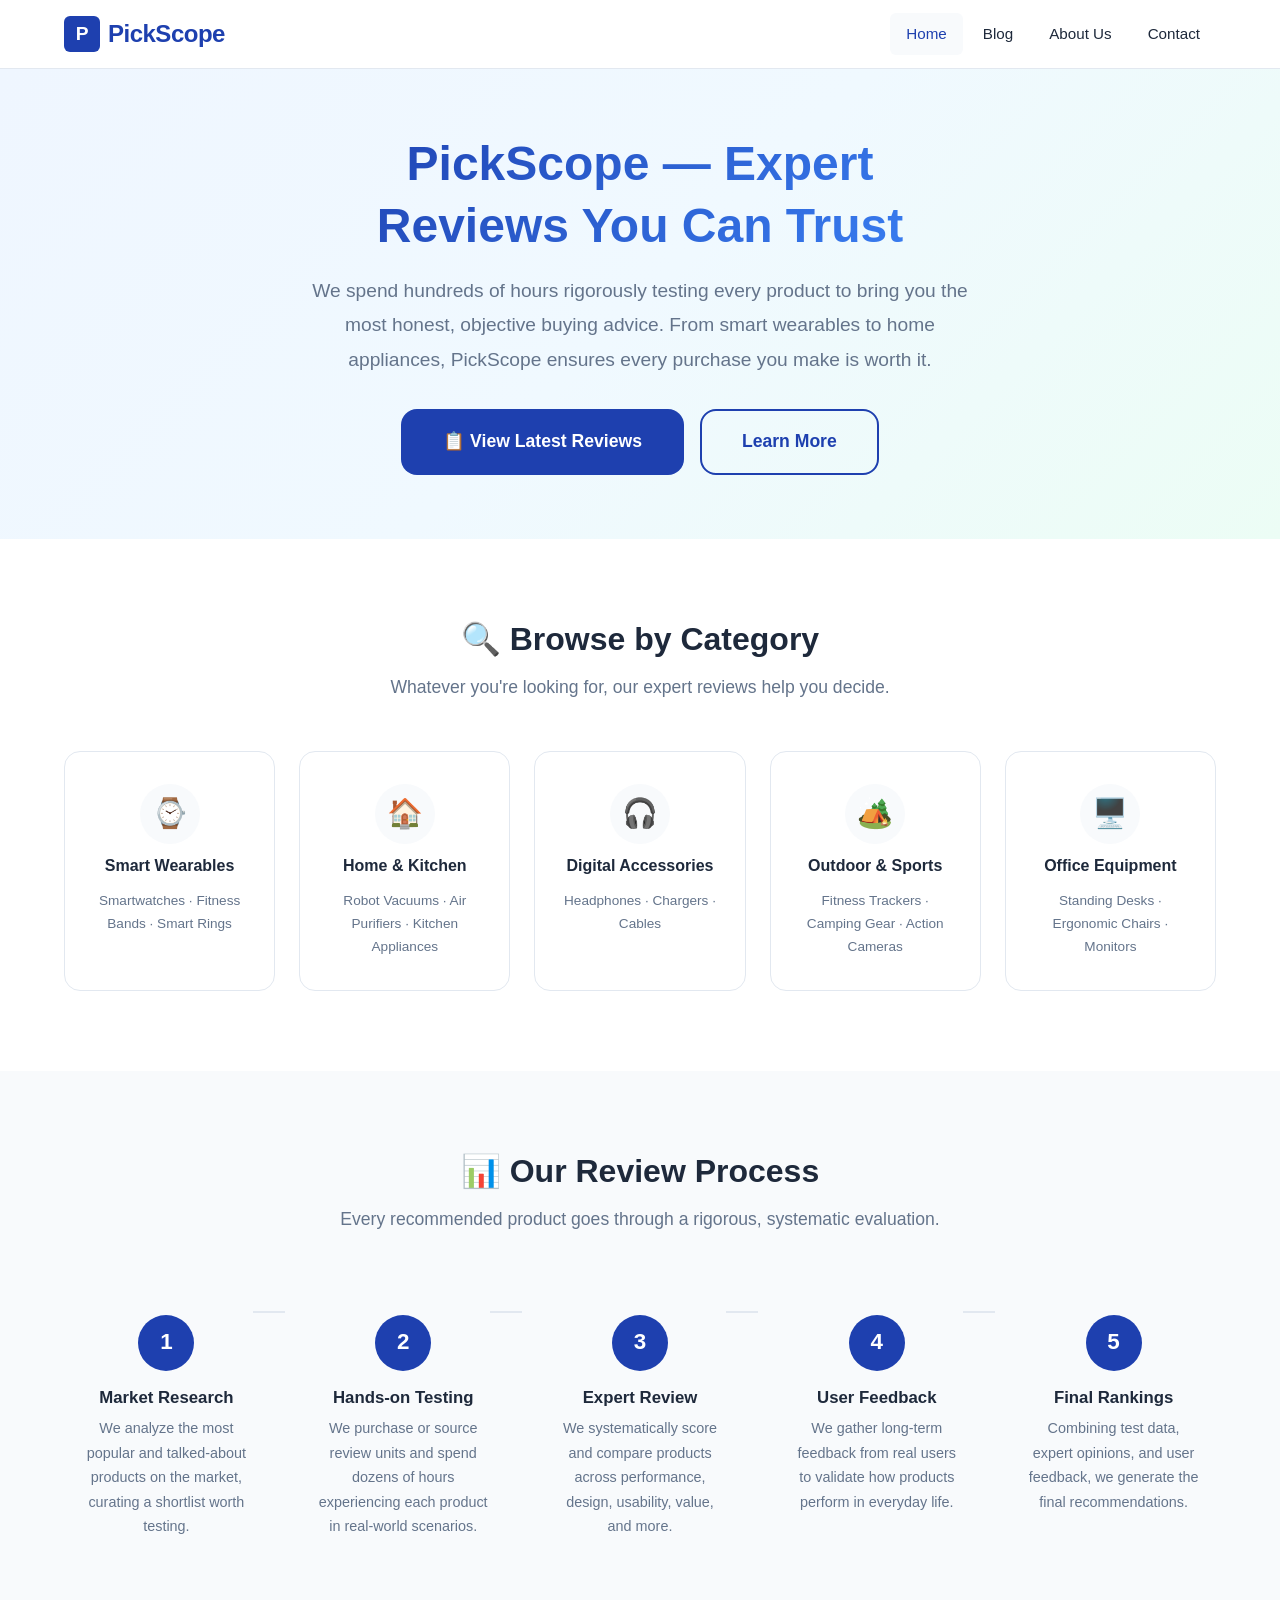
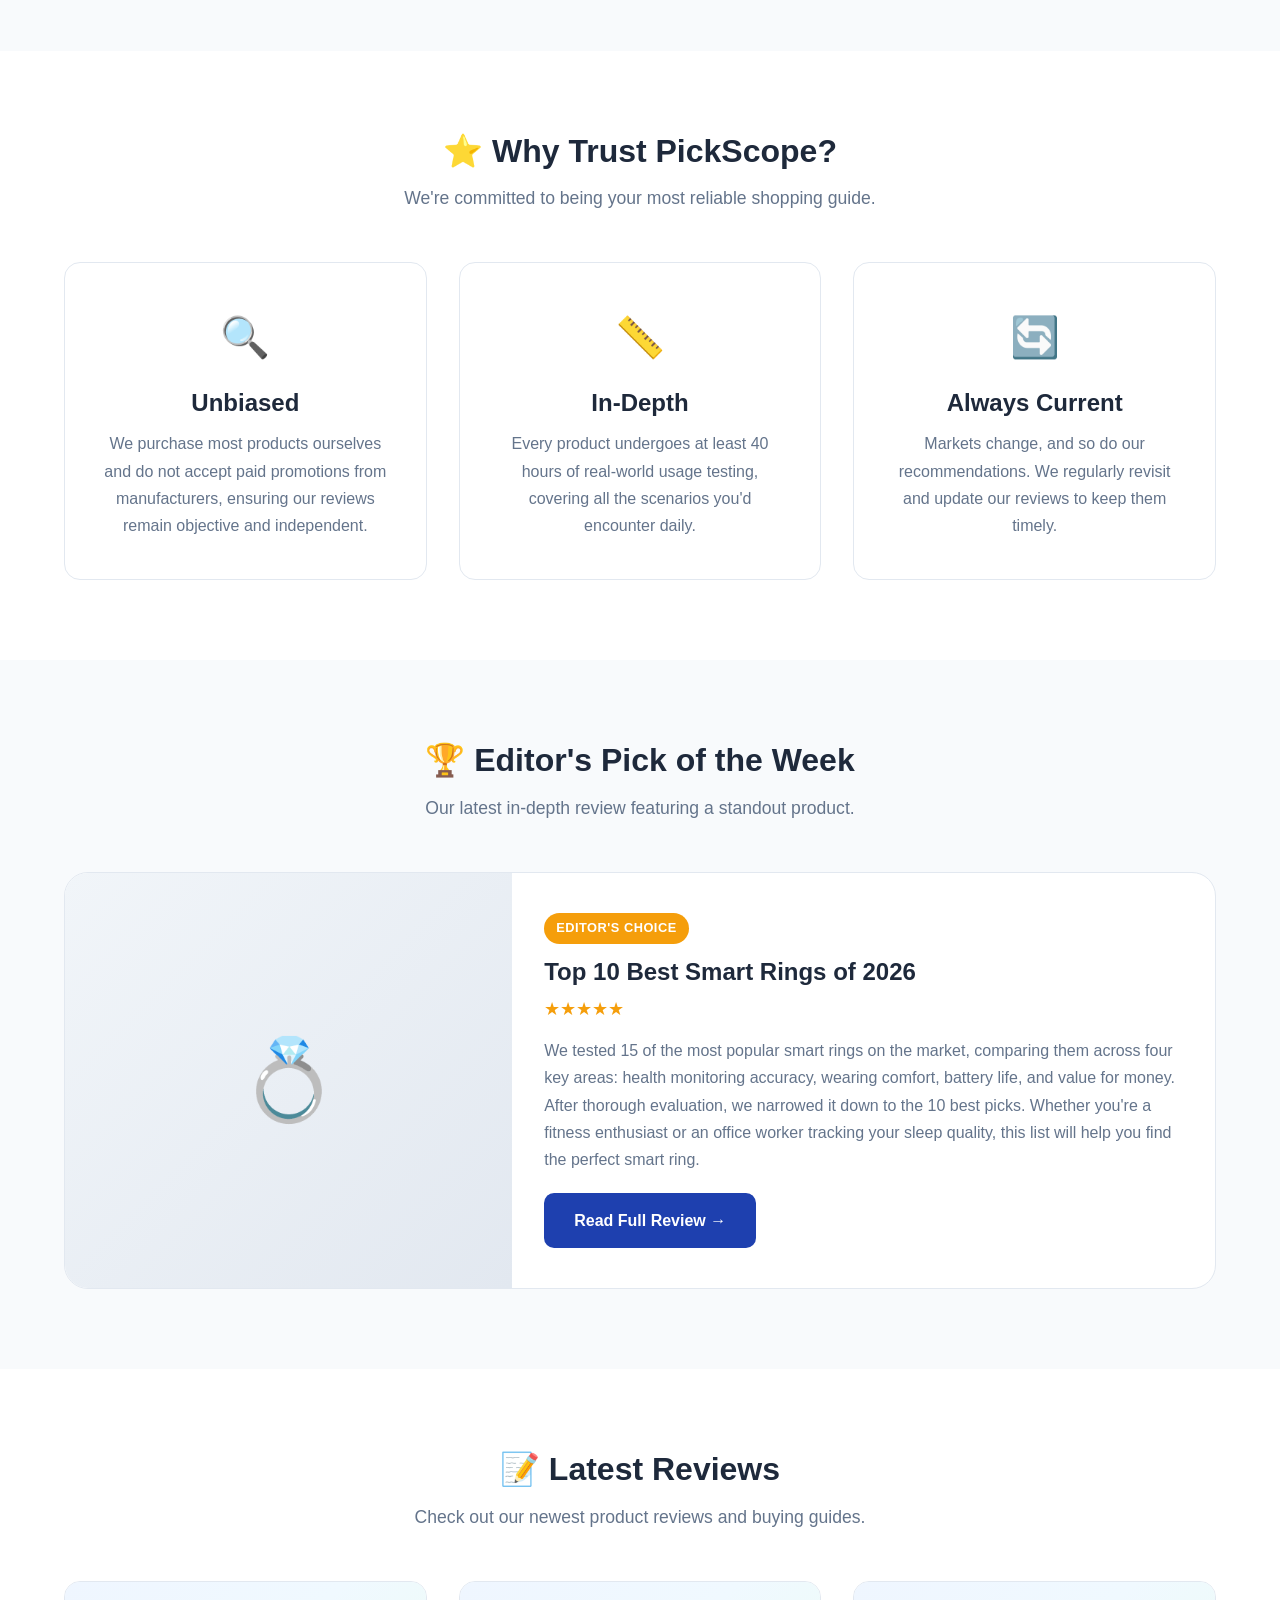
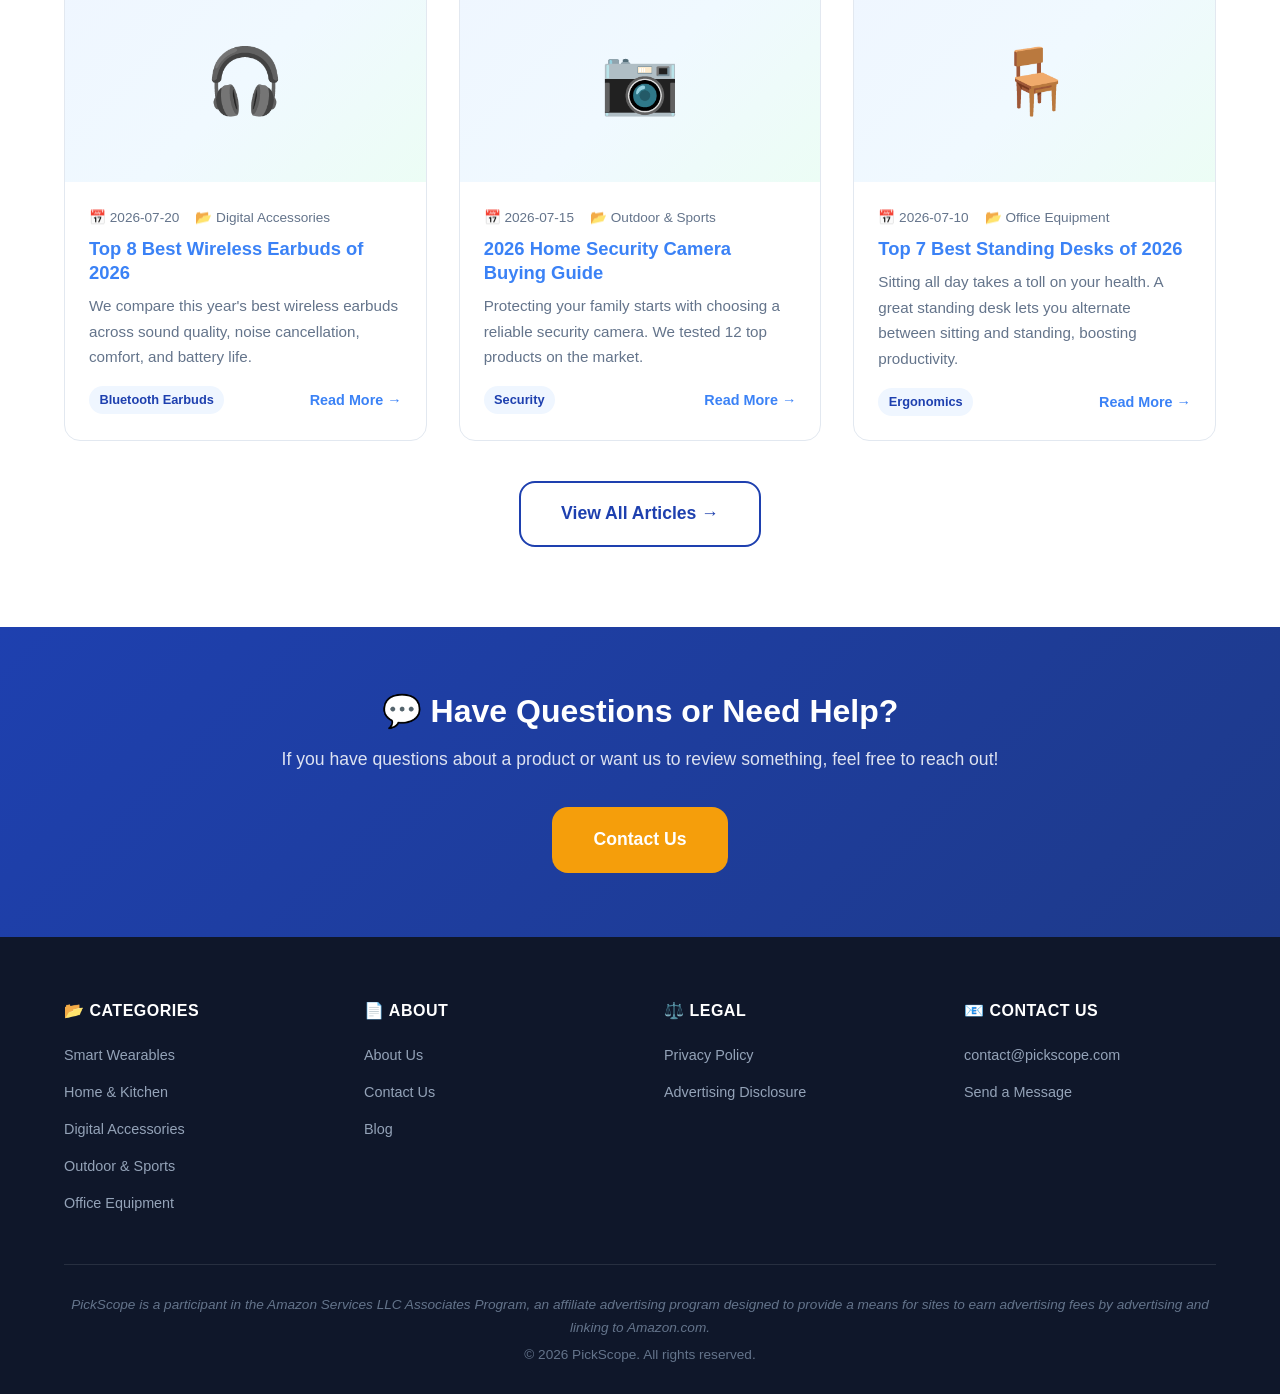
<file: index.html>
<!DOCTYPE html>
<html lang="en">
<head>
  <meta charset="UTF-8">
  <meta name="viewport" content="width=device-width, initial-scale=1.0">
  <meta name="partnerboostverifycode" content="32dc01246faccb7f5b3cad5016dd5033" />
  <meta name="description" content="PickScope — Expert Product Reviews. In-depth testing of smart wearables, home appliances, digital accessories, outdoor gear, and office equipment to help you find the best picks.">
  <meta name="keywords" content="product reviews, smart wearables reviews, home appliances recommendations, digital accessories reviews, outdoor gear reviews, office equipment reviews, PickScope">
  <meta name="author" content="PickScope">
  <meta property="og:title" content="PickScope — Expert Reviews, Find Your Best Choice">
  <meta property="og:description" content="In-depth product reviews based on real testing and data analysis, delivering objective, professional buying advice for consumers.">
  <meta property="og:type" content="website">
  <title>PickScope — Expert Reviews You Can Trust</title>
  <link rel="stylesheet" href="css/style.css">
  <link rel="icon" type="image/svg+xml" href="data:image/svg+xml,<svg xmlns='http://www.w3.org/2000/svg' viewBox='0 0 32 32'><rect width='32' height='32' rx='6' fill='%231e40af'/><text x='16' y='22' text-anchor='middle' fill='white' font-size='18' font-weight='bold'>P</text></svg>">
</head>
<body>

  <!-- Navigation -->
  <nav class="navbar" role="navigation" aria-label="Main navigation">
    <div class="container">
      <a href="index.html" class="logo" aria-label="PickScope Home">
        <span class="logo-icon">P</span>
        PickScope
      </a>
      <button class="menu-toggle" aria-label="Toggle navigation menu" aria-expanded="false">
        <span></span><span></span><span></span>
      </button>
      <div class="nav-links">
        <a href="index.html" class="active">Home</a>
        <a href="blog.html">Blog</a>
        <a href="about.html">About Us</a>
        <a href="contact.html">Contact</a>
      </div>
    </div>
  </nav>

  <!-- Hero Section -->
  <section class="hero" aria-labelledby="hero-heading">
    <div class="container hero-content">
      <h1 id="hero-heading">PickScope — Expert Reviews You Can Trust</h1>
      <p>We spend hundreds of hours rigorously testing every product to bring you the most honest, objective buying advice. From smart wearables to home appliances, PickScope ensures every purchase you make is worth it.</p>
      <div class="hero-buttons">
        <a href="blog.html" class="btn btn-primary btn-lg">📋 View Latest Reviews</a>
        <a href="about.html" class="btn btn-outline btn-lg">Learn More</a>
      </div>
    </div>
  </section>

  <!-- Category Section -->
  <section class="section bg-white" aria-labelledby="category-heading">
    <div class="container">
      <div class="section-header">
        <h2 id="category-heading">🔍 Browse by Category</h2>
        <p>Whatever you're looking for, our expert reviews help you decide.</p>
      </div>
      <div class="category-grid">
        <a href="blog.html" class="category-card fade-in">
          <div class="category-icon">⌚</div>
          <h3>Smart Wearables</h3>
          <span>Smartwatches · Fitness Bands · Smart Rings</span>
        </a>
        <a href="blog.html" class="category-card fade-in">
          <div class="category-icon">🏠</div>
          <h3>Home & Kitchen</h3>
          <span>Robot Vacuums · Air Purifiers · Kitchen Appliances</span>
        </a>
        <a href="blog.html" class="category-card fade-in">
          <div class="category-icon">🎧</div>
          <h3>Digital Accessories</h3>
          <span>Headphones · Chargers · Cables</span>
        </a>
        <a href="blog.html" class="category-card fade-in">
          <div class="category-icon">🏕️</div>
          <h3>Outdoor & Sports</h3>
          <span>Fitness Trackers · Camping Gear · Action Cameras</span>
        </a>
        <a href="blog.html" class="category-card fade-in">
          <div class="category-icon">🖥️</div>
          <h3>Office Equipment</h3>
          <span>Standing Desks · Ergonomic Chairs · Monitors</span>
        </a>
      </div>
    </div>
  </section>

  <!-- Process Section -->
  <section class="section bg-light" aria-labelledby="process-heading">
    <div class="container">
      <div class="section-header">
        <h2 id="process-heading">📊 Our Review Process</h2>
        <p>Every recommended product goes through a rigorous, systematic evaluation.</p>
      </div>
      <div class="process-steps">
        <div class="step-card fade-in">
          <div class="step-number">1</div>
          <h3>Market Research</h3>
          <p>We analyze the most popular and talked-about products on the market, curating a shortlist worth testing.</p>
        </div>
        <div class="step-card fade-in">
          <div class="step-number">2</div>
          <h3>Hands-on Testing</h3>
          <p>We purchase or source review units and spend dozens of hours experiencing each product in real-world scenarios.</p>
        </div>
        <div class="step-card fade-in">
          <div class="step-number">3</div>
          <h3>Expert Review</h3>
          <p>We systematically score and compare products across performance, design, usability, value, and more.</p>
        </div>
        <div class="step-card fade-in">
          <div class="step-number">4</div>
          <h3>User Feedback</h3>
          <p>We gather long-term feedback from real users to validate how products perform in everyday life.</p>
        </div>
        <div class="step-card fade-in">
          <div class="step-number">5</div>
          <h3>Final Rankings</h3>
          <p>Combining test data, expert opinions, and user feedback, we generate the final recommendations.</p>
        </div>
      </div>
    </div>
  </section>

  <!-- Trust Section -->
  <section class="section bg-white" aria-labelledby="trust-heading">
    <div class="container">
      <div class="section-header">
        <h2 id="trust-heading">⭐ Why Trust PickScope?</h2>
        <p>We're committed to being your most reliable shopping guide.</p>
      </div>
      <div class="trust-grid">
        <div class="trust-card fade-in">
          <div class="trust-icon">🔍</div>
          <h3>Unbiased</h3>
          <p>We purchase most products ourselves and do not accept paid promotions from manufacturers, ensuring our reviews remain objective and independent.</p>
        </div>
        <div class="trust-card fade-in">
          <div class="trust-icon">📏</div>
          <h3>In-Depth</h3>
          <p>Every product undergoes at least 40 hours of real-world usage testing, covering all the scenarios you'd encounter daily.</p>
        </div>
        <div class="trust-card fade-in">
          <div class="trust-icon">🔄</div>
          <h3>Always Current</h3>
          <p>Markets change, and so do our recommendations. We regularly revisit and update our reviews to keep them timely.</p>
        </div>
      </div>
    </div>
  </section>

  <!-- Featured Product -->
  <section class="section bg-light" aria-labelledby="featured-heading">
    <div class="container">
      <div class="section-header">
        <h2 id="featured-heading">🏆 Editor's Pick of the Week</h2>
        <p>Our latest in-depth review featuring a standout product.</p>
      </div>
      <a href="blog/best-smart-rings-2026.html" class="featured-card fade-in">
        <div class="featured-image" aria-hidden="true">💍</div>
        <div class="featured-info">
          <span class="featured-badge">Editor's Choice</span>
          <h3>Top 10 Best Smart Rings of 2026</h3>
          <div class="stars" aria-label="Rating: 4.8 out of 5">★★★★★</div>
          <p>We tested 15 of the most popular smart rings on the market, comparing them across four key areas: health monitoring accuracy, wearing comfort, battery life, and value for money. After thorough evaluation, we narrowed it down to the 10 best picks. Whether you're a fitness enthusiast or an office worker tracking your sleep quality, this list will help you find the perfect smart ring.</p>
          <span class="btn btn-primary">Read Full Review →</span>
        </div>
      </a>
    </div>
  </section>

  <!-- Latest Blog Posts -->
  <section class="section bg-white" aria-labelledby="blog-heading">
    <div class="container">
      <div class="section-header">
        <h2 id="blog-heading">📝 Latest Reviews</h2>
        <p>Check out our newest product reviews and buying guides.</p>
      </div>
      <div class="blog-grid">
        <article class="blog-card fade-in">
          <div class="blog-card-image" aria-hidden="true">🎧</div>
          <div class="blog-card-body">
            <div class="blog-card-meta">
              <span>📅 2026-07-20</span>
              <span>📂 Digital Accessories</span>
            </div>
            <h3><a href="blog/top-wireless-earbuds-2026.html">Top 8 Best Wireless Earbuds of 2026</a></h3>
            <p>We compare this year's best wireless earbuds across sound quality, noise cancellation, comfort, and battery life.</p>
            <div class="blog-card-footer">
              <span class="blog-tag">Bluetooth Earbuds</span>
              <a href="blog/top-wireless-earbuds-2026.html" class="read-more">Read More →</a>
            </div>
          </div>
        </article>

        <article class="blog-card fade-in">
          <div class="blog-card-image" aria-hidden="true">📷</div>
          <div class="blog-card-body">
            <div class="blog-card-meta">
              <span>📅 2026-07-15</span>
              <span>📂 Outdoor & Sports</span>
            </div>
            <h3><a href="blog/best-home-security-cameras.html">2026 Home Security Camera Buying Guide</a></h3>
            <p>Protecting your family starts with choosing a reliable security camera. We tested 12 top products on the market.</p>
            <div class="blog-card-footer">
              <span class="blog-tag">Security</span>
              <a href="blog/best-home-security-cameras.html" class="read-more">Read More →</a>
            </div>
          </div>
        </article>

        <article class="blog-card fade-in">
          <div class="blog-card-image" aria-hidden="true">🪑</div>
          <div class="blog-card-body">
            <div class="blog-card-meta">
              <span>📅 2026-07-10</span>
              <span>📂 Office Equipment</span>
            </div>
            <h3><a href="blog/top-standing-desks-2026.html">Top 7 Best Standing Desks of 2026</a></h3>
            <p>Sitting all day takes a toll on your health. A great standing desk lets you alternate between sitting and standing, boosting productivity.</p>
            <div class="blog-card-footer">
              <span class="blog-tag">Ergonomics</span>
              <a href="blog/top-standing-desks-2026.html" class="read-more">Read More →</a>
            </div>
          </div>
        </article>
      </div>
      <div style="text-align:center; margin-top:2.5rem;">
        <a href="blog.html" class="btn btn-outline btn-lg">View All Articles →</a>
      </div>
    </div>
  </section>

  <!-- CTA Section -->
  <section class="cta-section" aria-labelledby="cta-heading">
    <div class="container">
      <h2 id="cta-heading">💬 Have Questions or Need Help?</h2>
      <p>If you have questions about a product or want us to review something, feel free to reach out!</p>
      <a href="contact.html" class="btn btn-accent btn-lg">Contact Us</a>
    </div>
  </section>

  <!-- Footer -->
  <footer class="footer" role="contentinfo">
    <div class="container">
      <div class="footer-grid">
        <div class="footer-col">
          <h4>📂 Categories</h4>
          <ul>
            <li><a href="blog.html">Smart Wearables</a></li>
            <li><a href="blog.html">Home & Kitchen</a></li>
            <li><a href="blog.html">Digital Accessories</a></li>
            <li><a href="blog.html">Outdoor & Sports</a></li>
            <li><a href="blog.html">Office Equipment</a></li>
          </ul>
        </div>
        <div class="footer-col">
          <h4>📄 About</h4>
          <ul>
            <li><a href="about.html">About Us</a></li>
            <li><a href="contact.html">Contact Us</a></li>
            <li><a href="blog.html">Blog</a></li>
          </ul>
        </div>
        <div class="footer-col">
          <h4>⚖️ Legal</h4>
          <ul>
            <li><a href="privacy.html">Privacy Policy</a></li>
            <li><a href="disclosure.html">Advertising Disclosure</a></li>
          </ul>
        </div>
        <div class="footer-col">
          <h4>📧 Contact Us</h4>
          <ul>
            <li><a href="mailto:contact@pickscope.com">contact@pickscope.com</a></li>
            <li><a href="contact.html">Send a Message</a></li>
          </ul>
        </div>
      </div>
      <div class="footer-bottom">
        <p class="footer-disclosure">
          PickScope is a participant in the Amazon Services LLC Associates Program, an affiliate advertising program designed to provide a means for sites to earn advertising fees by advertising and linking to Amazon.com.
        </p>
        <p>&copy; <span id="current-year">2026</span> PickScope. All rights reserved.</p>
      </div>
    </div>
  </footer>

  <script src="js/main.js"></script>
</body>
</html>
</file>
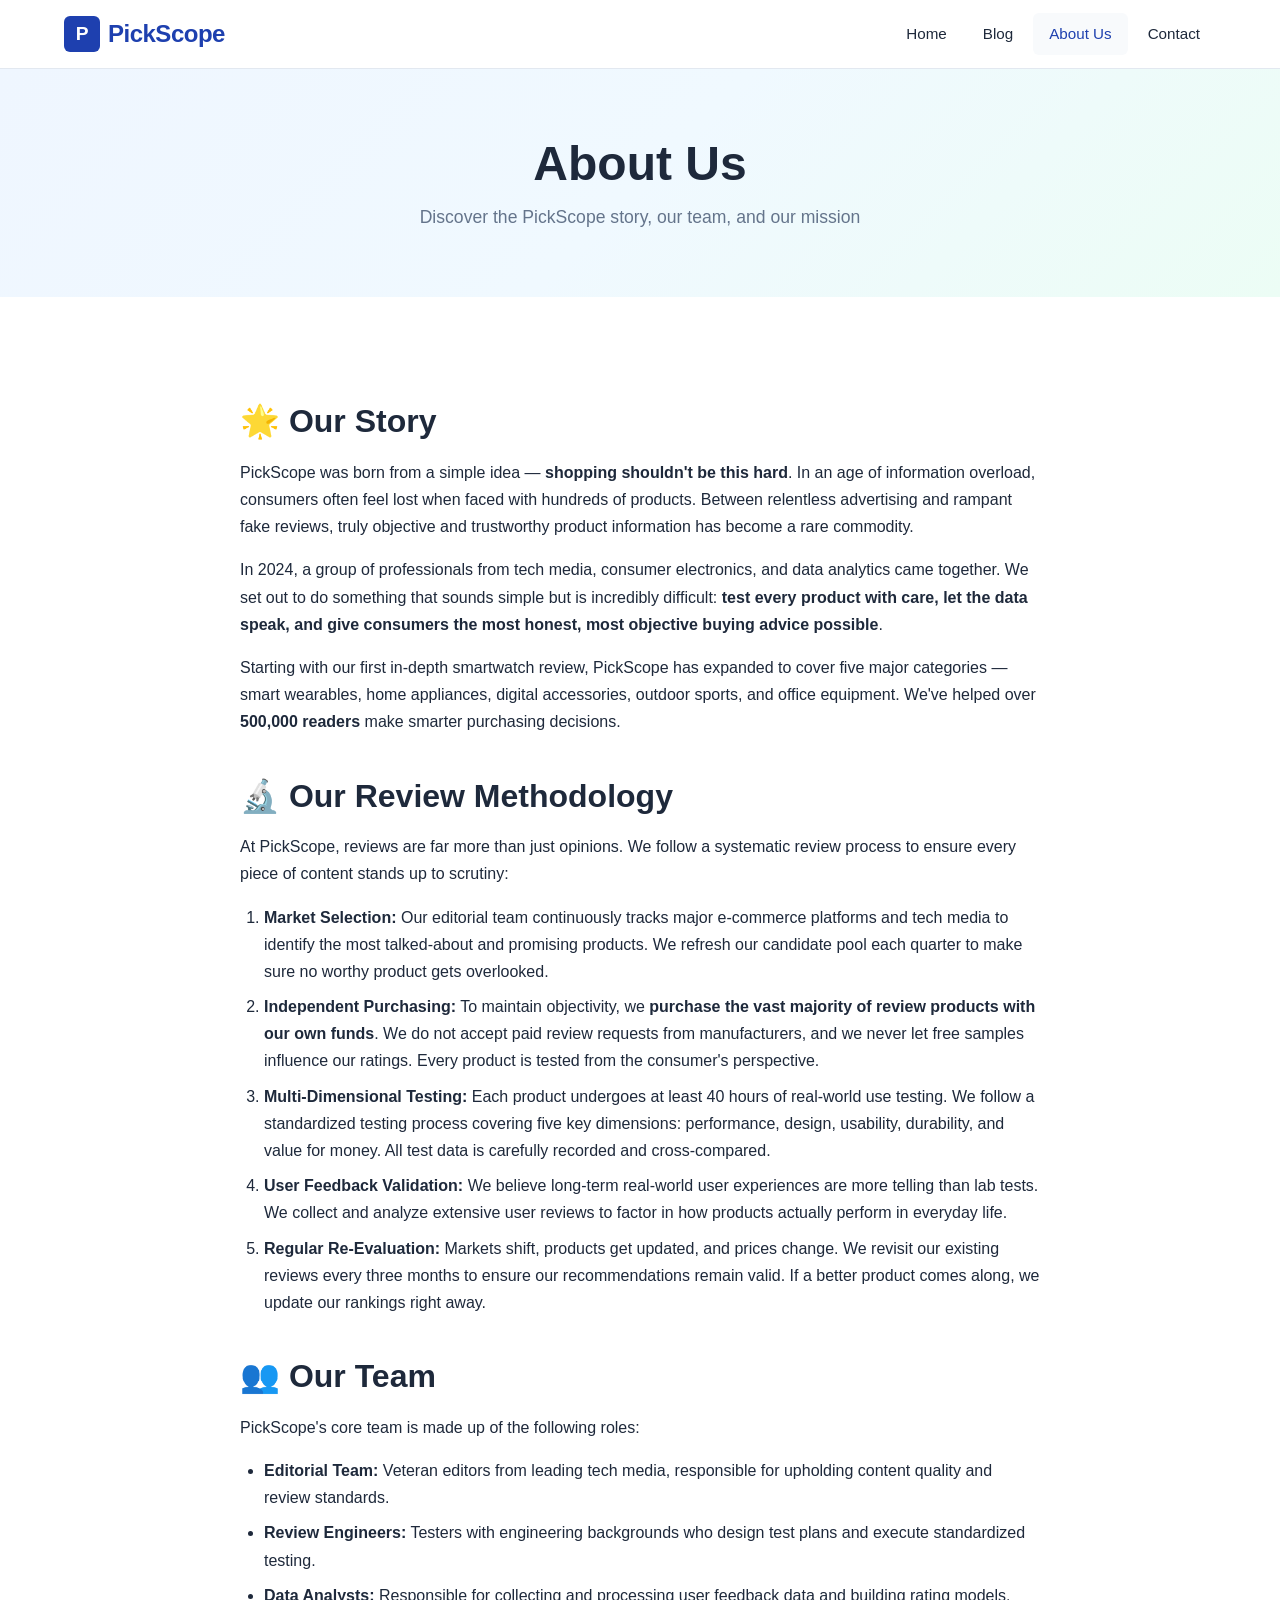
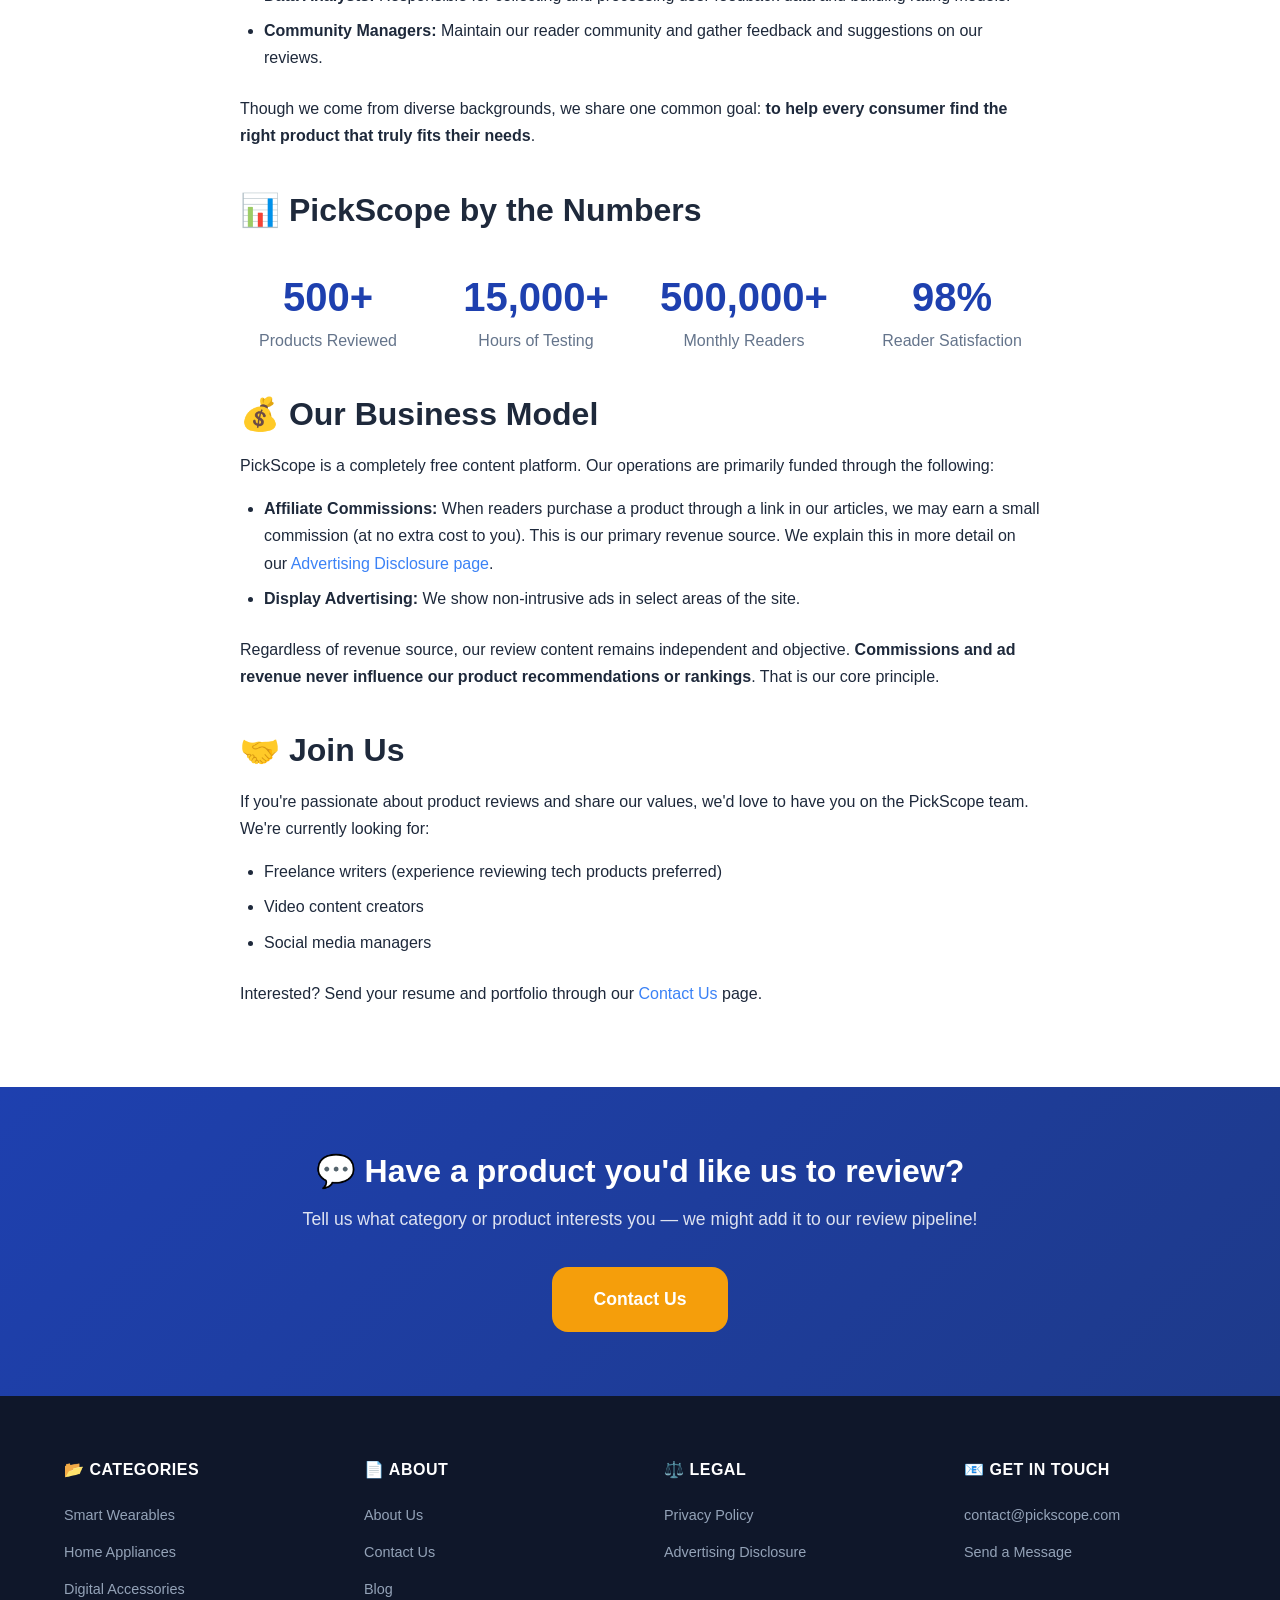
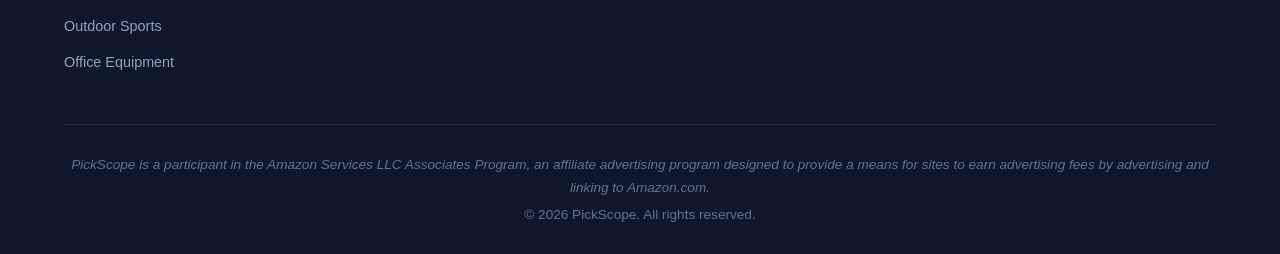
<file: about.html>
<!DOCTYPE html>
<html lang="en">
<head>
  <meta charset="UTF-8">
  <meta name="viewport" content="width=device-width, initial-scale=1.0">
  <meta name="partnerboostverifycode" content="32dc01246faccb7f5b3cad5016dd5033" />
  <meta name="description" content="Learn about PickScope — who we are, our review methodology, and how we help you make smarter buying decisions.">
  <title>About Us — PickScope</title>
  <link rel="stylesheet" href="css/style.css">
  <link rel="icon" type="image/svg+xml" href="data:image/svg+xml,<svg xmlns='http://www.w3.org/2000/svg' viewBox='0 0 32 32'><rect width='32' height='32' rx='6' fill='%231e40af'/><text x='16' y='22' text-anchor='middle' fill='white' font-size='18' font-weight='bold'>P</text></svg>">
</head>
<body>

  <nav class="navbar" role="navigation" aria-label="Main navigation">
    <div class="container">
      <a href="index.html" class="logo" aria-label="PickScope Home">
        <span class="logo-icon">P</span>
        PickScope
      </a>
      <button class="menu-toggle" aria-label="Toggle navigation menu" aria-expanded="false">
        <span></span><span></span><span></span>
      </button>
      <div class="nav-links">
        <a href="index.html">Home</a>
        <a href="blog.html">Blog</a>
        <a href="about.html" class="active">About Us</a>
        <a href="contact.html">Contact</a>
      </div>
    </div>
  </nav>

  <section class="page-header" aria-labelledby="page-title">
    <div class="container">
      <h1 id="page-title">About Us</h1>
      <p>Discover the PickScope story, our team, and our mission</p>
    </div>
  </section>

  <section class="content-section bg-white">
    <div class="container">
      <div class="content-body">

        <h2>🌟 Our Story</h2>
        <p>PickScope was born from a simple idea — <strong>shopping shouldn't be this hard</strong>. In an age of information overload, consumers often feel lost when faced with hundreds of products. Between relentless advertising and rampant fake reviews, truly objective and trustworthy product information has become a rare commodity.</p>
        <p>In 2024, a group of professionals from tech media, consumer electronics, and data analytics came together. We set out to do something that sounds simple but is incredibly difficult: <strong>test every product with care, let the data speak, and give consumers the most honest, most objective buying advice possible</strong>.</p>
        <p>Starting with our first in-depth smartwatch review, PickScope has expanded to cover five major categories — smart wearables, home appliances, digital accessories, outdoor sports, and office equipment. We've helped over <strong>500,000 readers</strong> make smarter purchasing decisions.</p>

        <h2>🔬 Our Review Methodology</h2>
        <p>At PickScope, reviews are far more than just opinions. We follow a systematic review process to ensure every piece of content stands up to scrutiny:</p>
        <ol>
          <li><strong>Market Selection:</strong> Our editorial team continuously tracks major e-commerce platforms and tech media to identify the most talked-about and promising products. We refresh our candidate pool each quarter to make sure no worthy product gets overlooked.</li>
          <li><strong>Independent Purchasing:</strong> To maintain objectivity, we <strong>purchase the vast majority of review products with our own funds</strong>. We do not accept paid review requests from manufacturers, and we never let free samples influence our ratings. Every product is tested from the consumer's perspective.</li>
          <li><strong>Multi-Dimensional Testing:</strong> Each product undergoes at least 40 hours of real-world use testing. We follow a standardized testing process covering five key dimensions: performance, design, usability, durability, and value for money. All test data is carefully recorded and cross-compared.</li>
          <li><strong>User Feedback Validation:</strong> We believe long-term real-world user experiences are more telling than lab tests. We collect and analyze extensive user reviews to factor in how products actually perform in everyday life.</li>
          <li><strong>Regular Re-Evaluation:</strong> Markets shift, products get updated, and prices change. We revisit our existing reviews every three months to ensure our recommendations remain valid. If a better product comes along, we update our rankings right away.</li>
        </ol>

        <h2>👥 Our Team</h2>
        <p>PickScope's core team is made up of the following roles:</p>
        <ul>
          <li><strong>Editorial Team:</strong> Veteran editors from leading tech media, responsible for upholding content quality and review standards.</li>
          <li><strong>Review Engineers:</strong> Testers with engineering backgrounds who design test plans and execute standardized testing.</li>
          <li><strong>Data Analysts:</strong> Responsible for collecting and processing user feedback data and building rating models.</li>
          <li><strong>Community Managers:</strong> Maintain our reader community and gather feedback and suggestions on our reviews.</li>
        </ul>
        <p>Though we come from diverse backgrounds, we share one common goal: <strong>to help every consumer find the right product that truly fits their needs</strong>.</p>

        <h2>📊 PickScope by the Numbers</h2>
        <div class="stats-row fade-in">
          <div class="stat-item">
            <h3>500+</h3>
            <p>Products Reviewed</p>
          </div>
          <div class="stat-item">
            <h3>15,000+</h3>
            <p>Hours of Testing</p>
          </div>
          <div class="stat-item">
            <h3>500,000+</h3>
            <p>Monthly Readers</p>
          </div>
          <div class="stat-item">
            <h3>98%</h3>
            <p>Reader Satisfaction</p>
          </div>
        </div>

        <h2>💰 Our Business Model</h2>
        <p>PickScope is a completely free content platform. Our operations are primarily funded through the following:</p>
        <ul>
          <li><strong>Affiliate Commissions:</strong> When readers purchase a product through a link in our articles, we may earn a small commission (at no extra cost to you). This is our primary revenue source. We explain this in more detail on our <a href="disclosure.html">Advertising Disclosure page</a>.</li>
          <li><strong>Display Advertising:</strong> We show non-intrusive ads in select areas of the site.</li>
        </ul>
        <p>Regardless of revenue source, our review content remains independent and objective. <strong>Commissions and ad revenue never influence our product recommendations or rankings</strong>. That is our core principle.</p>

        <h2>🤝 Join Us</h2>
        <p>If you're passionate about product reviews and share our values, we'd love to have you on the PickScope team. We're currently looking for:</p>
        <ul>
          <li>Freelance writers (experience reviewing tech products preferred)</li>
          <li>Video content creators</li>
          <li>Social media managers</li>
        </ul>
        <p>Interested? Send your resume and portfolio through our <a href="contact.html">Contact Us</a> page.</p>

      </div>
    </div>
  </section>

  <section class="cta-section" aria-labelledby="cta-heading">
    <div class="container">
      <h2 id="cta-heading">💬 Have a product you'd like us to review?</h2>
      <p>Tell us what category or product interests you — we might add it to our review pipeline!</p>
      <a href="contact.html" class="btn btn-accent btn-lg">Contact Us</a>
    </div>
  </section>

  <footer class="footer" role="contentinfo">
    <div class="container">
      <div class="footer-grid">
        <div class="footer-col">
          <h4>📂 Categories</h4>
          <ul>
            <li><a href="blog.html">Smart Wearables</a></li>
            <li><a href="blog.html">Home Appliances</a></li>
            <li><a href="blog.html">Digital Accessories</a></li>
            <li><a href="blog.html">Outdoor Sports</a></li>
            <li><a href="blog.html">Office Equipment</a></li>
          </ul>
        </div>
        <div class="footer-col">
          <h4>📄 About</h4>
          <ul>
            <li><a href="about.html">About Us</a></li>
            <li><a href="contact.html">Contact Us</a></li>
            <li><a href="blog.html">Blog</a></li>
          </ul>
        </div>
        <div class="footer-col">
          <h4>⚖️ Legal</h4>
          <ul>
            <li><a href="privacy.html">Privacy Policy</a></li>
            <li><a href="disclosure.html">Advertising Disclosure</a></li>
          </ul>
        </div>
        <div class="footer-col">
          <h4>📧 Get in Touch</h4>
          <ul>
            <li><a href="mailto:contact@pickscope.com">contact@pickscope.com</a></li>
            <li><a href="contact.html">Send a Message</a></li>
          </ul>
        </div>
      </div>
      <div class="footer-bottom">
        <p class="footer-disclosure">
          PickScope is a participant in the Amazon Services LLC Associates Program, an affiliate advertising program designed to provide a means for sites to earn advertising fees by advertising and linking to Amazon.com.
        </p>
        <p>&copy; <span id="current-year">2026</span> PickScope. All rights reserved.</p>
      </div>
    </div>
  </footer>

  <script src="js/main.js"></script>
</body>
</html>
</file>
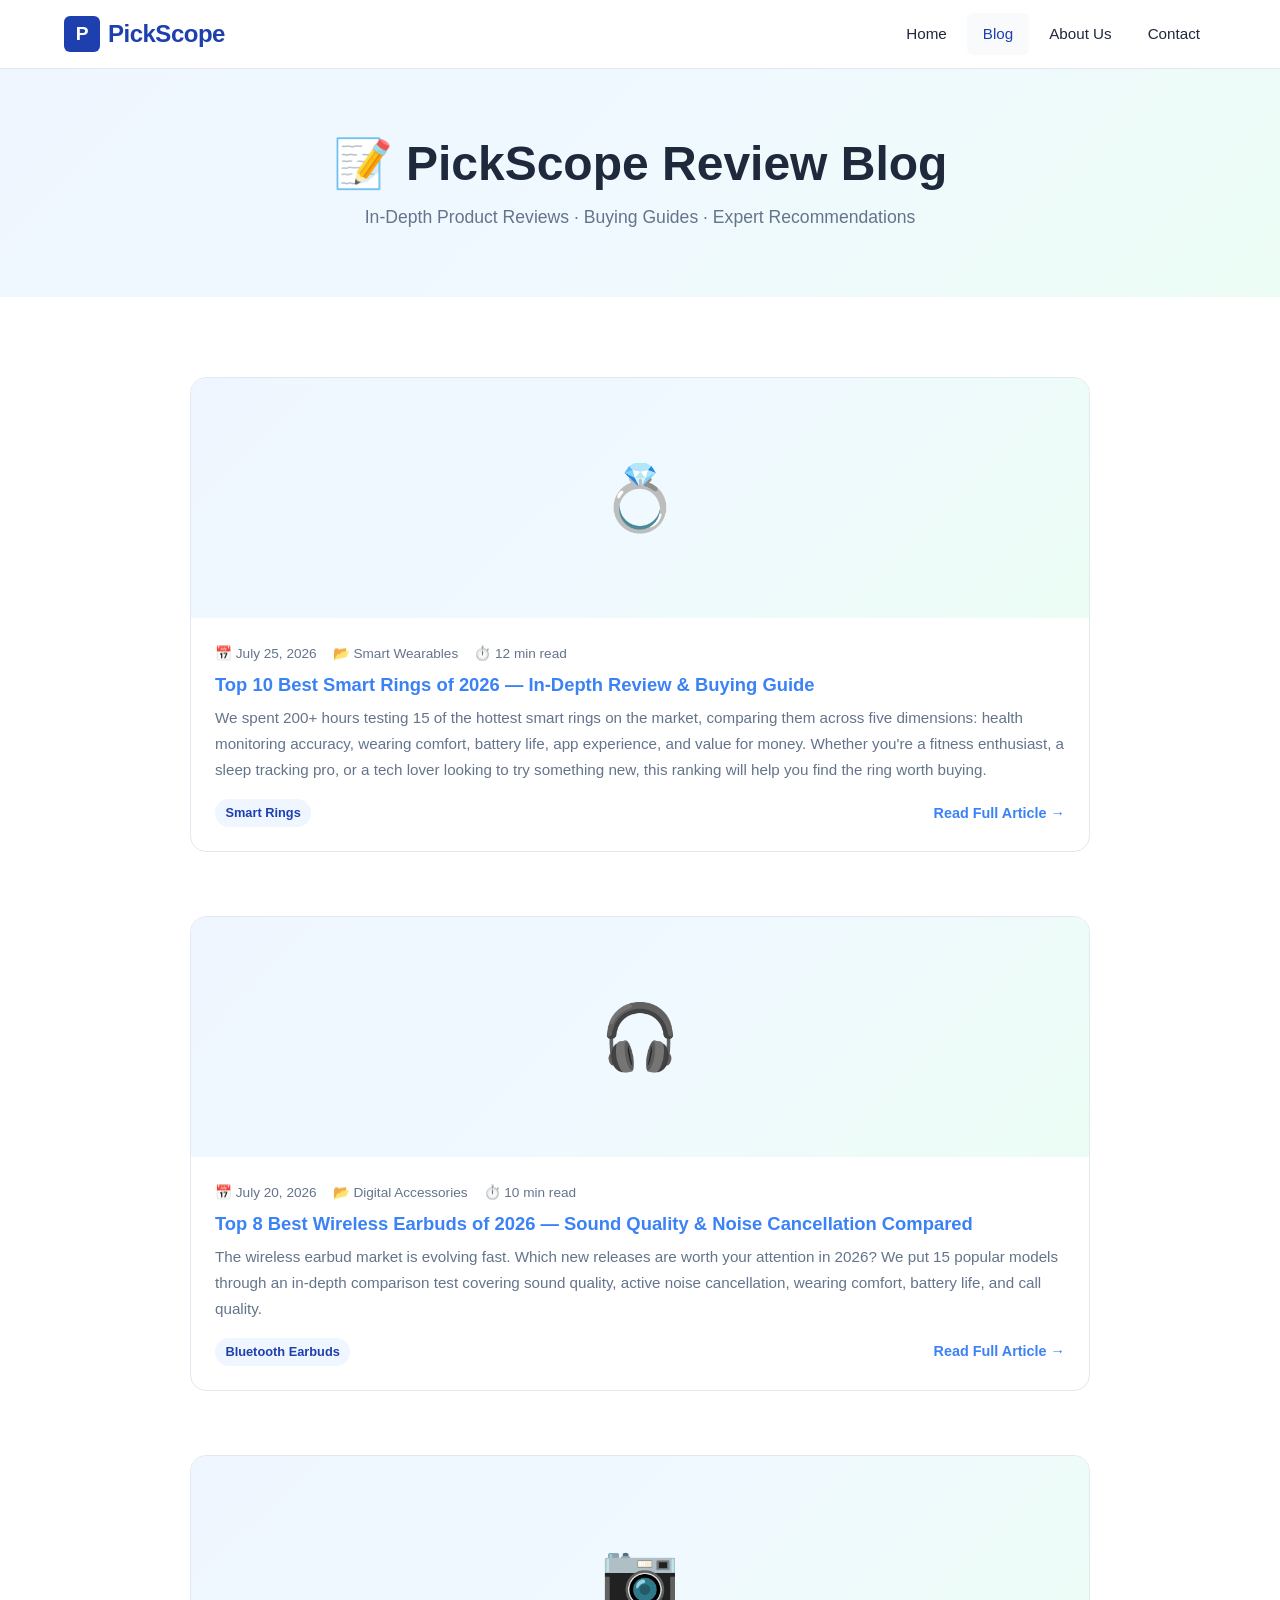
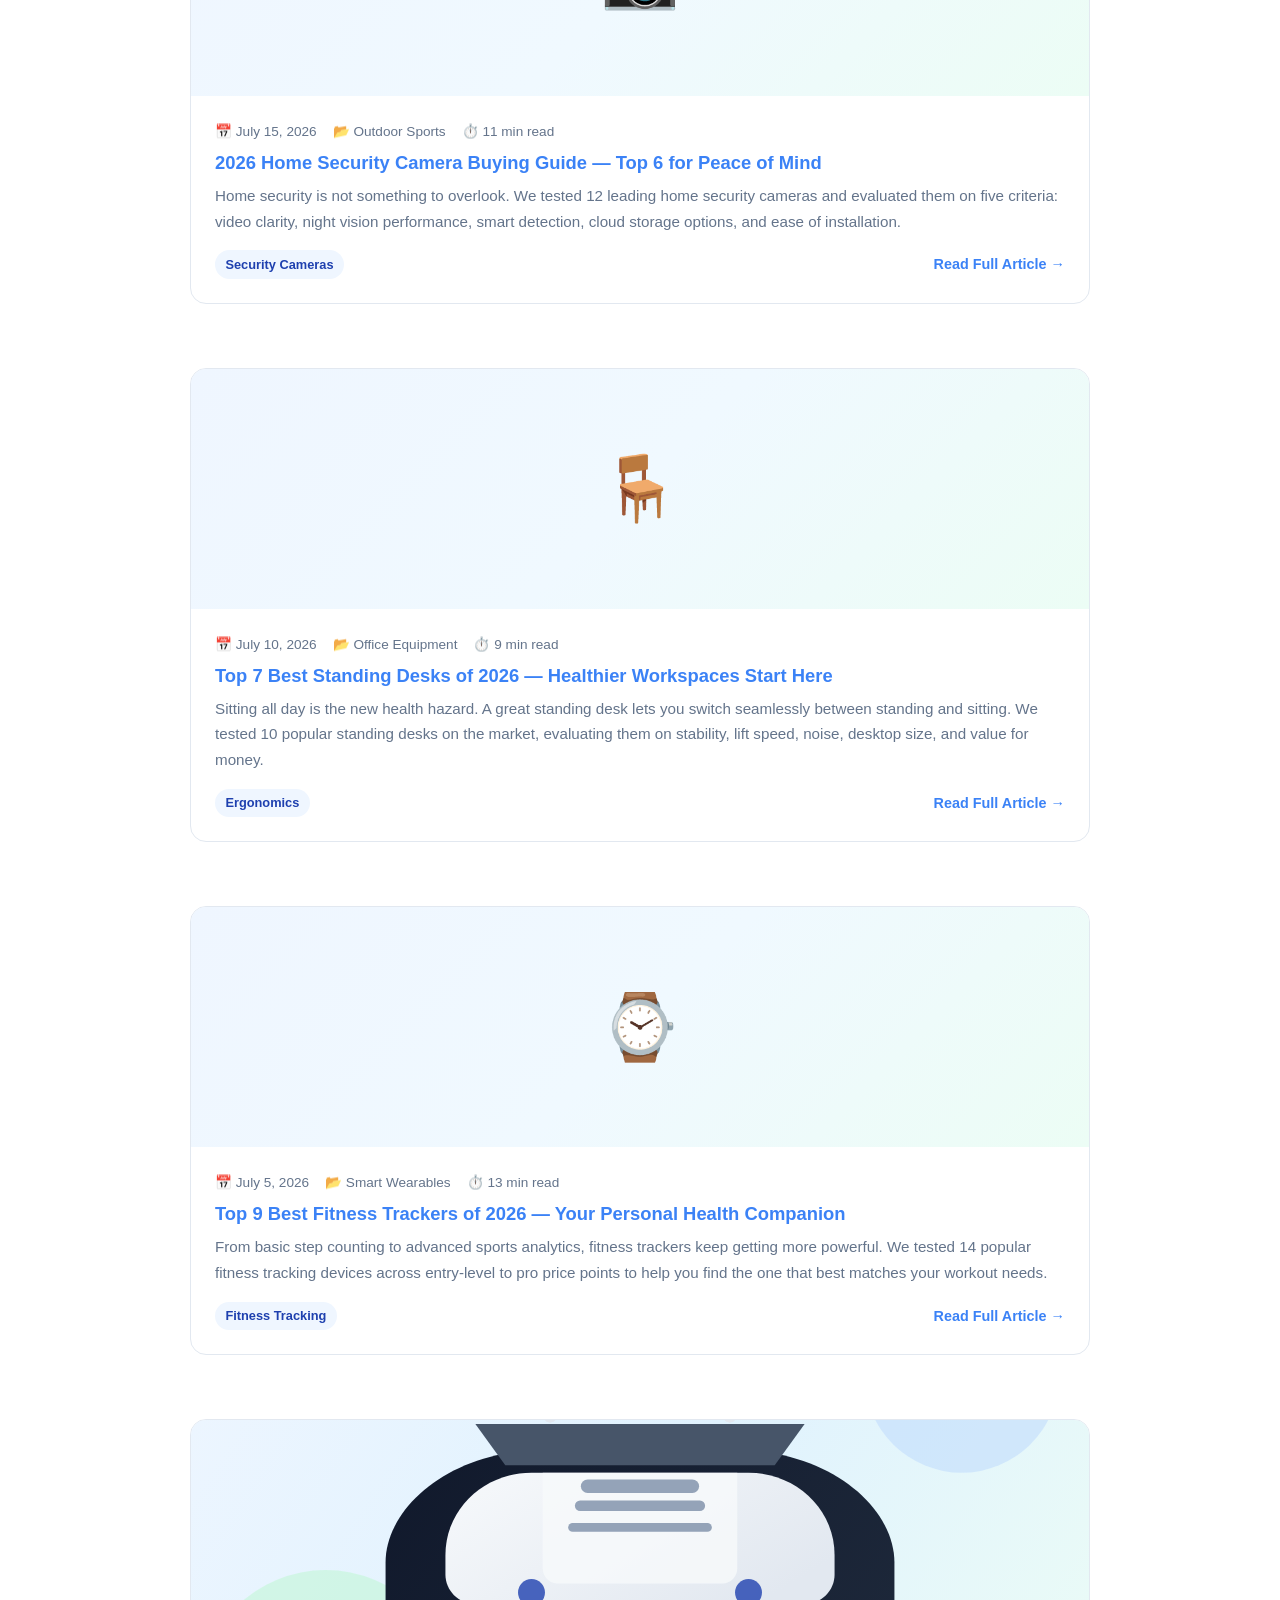
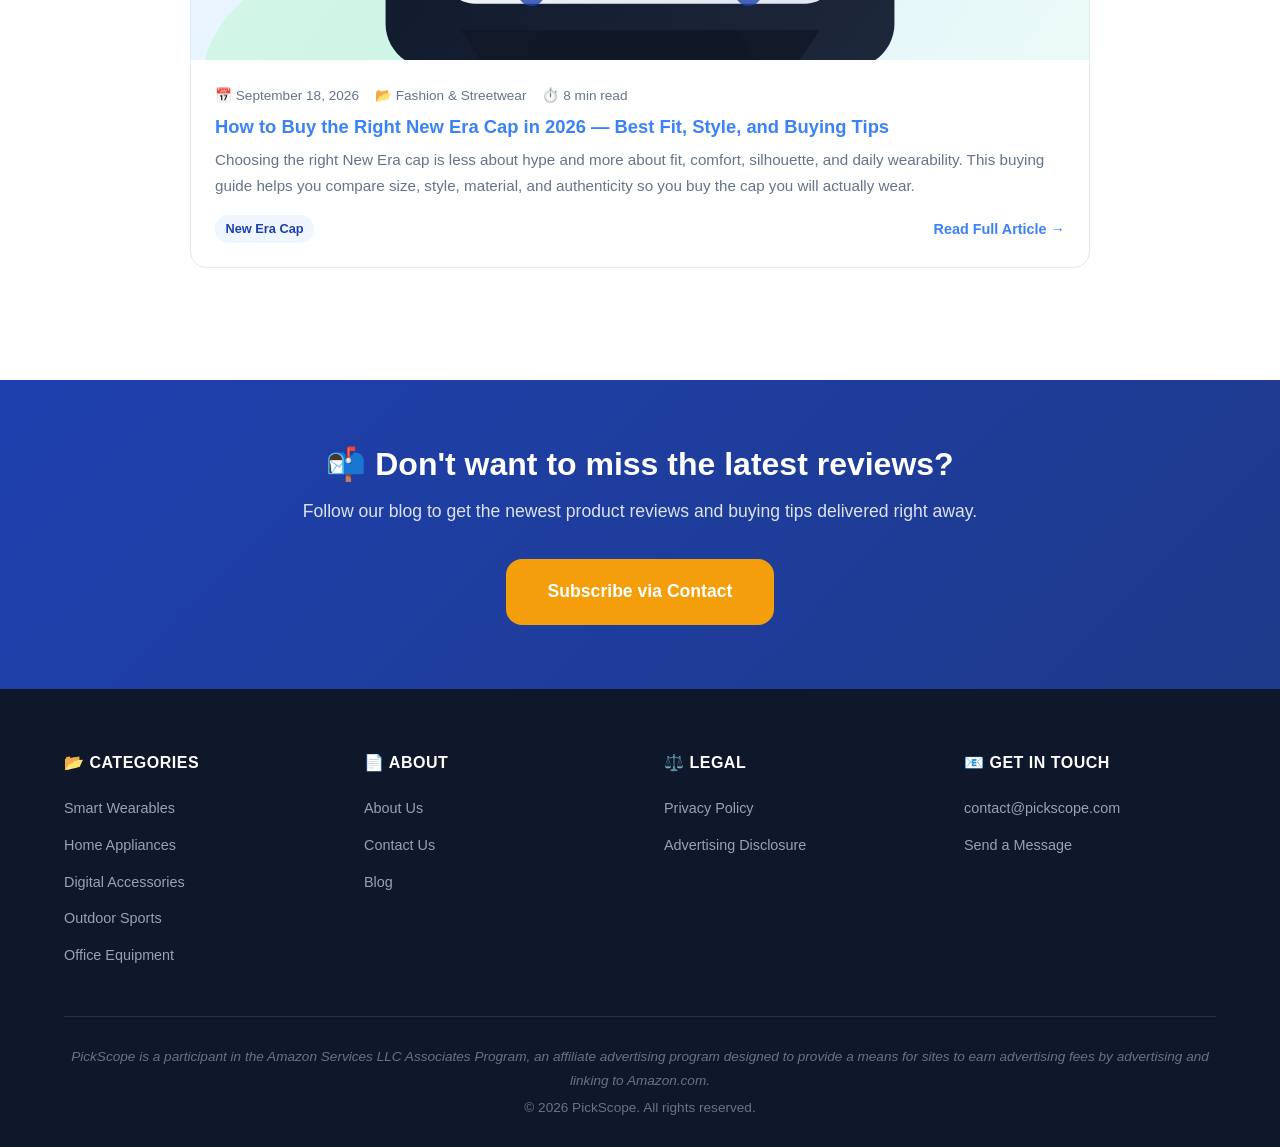
<file: blog.html>
<!DOCTYPE html>
<html lang="en">
<head>
  <meta charset="UTF-8">
  <meta name="viewport" content="width=device-width, initial-scale=1.0">
  <meta name="partnerboostverifycode" content="32dc01246faccb7f5b3cad5016dd5033" />
  <meta name="description" content="PickScope Blog — Latest product reviews, buying guides, and in-depth comparison articles covering smart wearables, home appliances, digital accessories, outdoor sports, office equipment, and more.">
  <title>Blog — PickScope Product Reviews</title>
  <link rel="stylesheet" href="css/style.css">
  <link rel="icon" type="image/svg+xml" href="data:image/svg+xml,<svg xmlns='http://www.w3.org/2000/svg' viewBox='0 0 32 32'><rect width='32' height='32' rx='6' fill='%231e40af'/><text x='16' y='22' text-anchor='middle' fill='white' font-size='18' font-weight='bold'>P</text></svg>">
</head>
<body>

  <nav class="navbar" role="navigation" aria-label="Main navigation">
    <div class="container">
      <a href="index.html" class="logo" aria-label="PickScope Home">
        <span class="logo-icon">P</span>
        PickScope
      </a>
      <button class="menu-toggle" aria-label="Toggle navigation menu" aria-expanded="false">
        <span></span><span></span><span></span>
      </button>
      <div class="nav-links">
        <a href="index.html">Home</a>
        <a href="blog.html" class="active">Blog</a>
        <a href="about.html">About Us</a>
        <a href="contact.html">Contact</a>
      </div>
    </div>
  </nav>

  <section class="page-header" aria-labelledby="page-title">
    <div class="container">
      <h1 id="page-title">📝 PickScope Review Blog</h1>
      <p>In-Depth Product Reviews &middot; Buying Guides &middot; Expert Recommendations</p>
    </div>
  </section>

  <section class="section bg-white">
    <div class="container">
      <div class="blog-layout">

        <!-- Blog Post 1 -->
        <article class="blog-card fade-in" style="margin-bottom: 2rem;">
          <div class="blog-card-image" aria-hidden="true" style="height: 240px;">💍</div>
          <div class="blog-card-body">
            <div class="blog-card-meta">
              <span>📅 July 25, 2026</span>
              <span>📂 Smart Wearables</span>
              <span>⏱️ 12 min read</span>
            </div>
            <h3><a href="blog/best-smart-rings-2026.html">Top 10 Best Smart Rings of 2026 — In-Depth Review &amp; Buying Guide</a></h3>
            <p>We spent 200+ hours testing 15 of the hottest smart rings on the market, comparing them across five dimensions: health monitoring accuracy, wearing comfort, battery life, app experience, and value for money. Whether you're a fitness enthusiast, a sleep tracking pro, or a tech lover looking to try something new, this ranking will help you find the ring worth buying.</p>
            <div class="blog-card-footer">
              <span class="blog-tag">Smart Rings</span>
              <a href="blog/best-smart-rings-2026.html" class="read-more">Read Full Article →</a>
            </div>
          </div>
        </article>

        <!-- Blog Post 2 -->
        <article class="blog-card fade-in" style="margin-bottom: 2rem;">
          <div class="blog-card-image" aria-hidden="true" style="height: 240px;">🎧</div>
          <div class="blog-card-body">
            <div class="blog-card-meta">
              <span>📅 July 20, 2026</span>
              <span>📂 Digital Accessories</span>
              <span>⏱️ 10 min read</span>
            </div>
            <h3><a href="blog/top-wireless-earbuds-2026.html">Top 8 Best Wireless Earbuds of 2026 — Sound Quality &amp; Noise Cancellation Compared</a></h3>
            <p>The wireless earbud market is evolving fast. Which new releases are worth your attention in 2026? We put 15 popular models through an in-depth comparison test covering sound quality, active noise cancellation, wearing comfort, battery life, and call quality.</p>
            <div class="blog-card-footer">
              <span class="blog-tag">Bluetooth Earbuds</span>
              <a href="blog/top-wireless-earbuds-2026.html" class="read-more">Read Full Article →</a>
            </div>
          </div>
        </article>

        <!-- Blog Post 3 -->
        <article class="blog-card fade-in" style="margin-bottom: 2rem;">
          <div class="blog-card-image" aria-hidden="true" style="height: 240px;">📷</div>
          <div class="blog-card-body">
            <div class="blog-card-meta">
              <span>📅 July 15, 2026</span>
              <span>📂 Outdoor Sports</span>
              <span>⏱️ 11 min read</span>
            </div>
            <h3><a href="blog/best-home-security-cameras.html">2026 Home Security Camera Buying Guide — Top 6 for Peace of Mind</a></h3>
            <p>Home security is not something to overlook. We tested 12 leading home security cameras and evaluated them on five criteria: video clarity, night vision performance, smart detection, cloud storage options, and ease of installation.</p>
            <div class="blog-card-footer">
              <span class="blog-tag">Security Cameras</span>
              <a href="blog/best-home-security-cameras.html" class="read-more">Read Full Article →</a>
            </div>
          </div>
        </article>

        <!-- Blog Post 4 -->
        <article class="blog-card fade-in" style="margin-bottom: 2rem;">
          <div class="blog-card-image" aria-hidden="true" style="height: 240px;">🪑</div>
          <div class="blog-card-body">
            <div class="blog-card-meta">
              <span>📅 July 10, 2026</span>
              <span>📂 Office Equipment</span>
              <span>⏱️ 9 min read</span>
            </div>
            <h3><a href="blog/top-standing-desks-2026.html">Top 7 Best Standing Desks of 2026 — Healthier Workspaces Start Here</a></h3>
            <p>Sitting all day is the new health hazard. A great standing desk lets you switch seamlessly between standing and sitting. We tested 10 popular standing desks on the market, evaluating them on stability, lift speed, noise, desktop size, and value for money.</p>
            <div class="blog-card-footer">
              <span class="blog-tag">Ergonomics</span>
              <a href="blog/top-standing-desks-2026.html" class="read-more">Read Full Article →</a>
            </div>
          </div>
        </article>

        <!-- Blog Post 5 -->
        <article class="blog-card fade-in" style="margin-bottom: 2rem;">
          <div class="blog-card-image" aria-hidden="true" style="height: 240px;">⌚</div>
          <div class="blog-card-body">
            <div class="blog-card-meta">
              <span>📅 July 5, 2026</span>
              <span>📂 Smart Wearables</span>
              <span>⏱️ 13 min read</span>
            </div>
            <h3><a href="blog/best-fitness-trackers-2026.html">Top 9 Best Fitness Trackers of 2026 — Your Personal Health Companion</a></h3>
            <p>From basic step counting to advanced sports analytics, fitness trackers keep getting more powerful. We tested 14 popular fitness tracking devices across entry-level to pro price points to help you find the one that best matches your workout needs.</p>
            <div class="blog-card-footer">
              <span class="blog-tag">Fitness Tracking</span>
              <a href="blog/best-fitness-trackers-2026.html" class="read-more">Read Full Article →</a>
            </div>
          </div>
        </article>

        <!-- Blog Post 6 -->
        <article class="blog-card fade-in" style="margin-bottom: 2rem;">
          <div class="blog-card-image" aria-hidden="true" style="height: 240px; background-image: url('assets/new-era-cap-card.svg'); background-size: cover; background-position: center;"></div>
          <div class="blog-card-body">
            <div class="blog-card-meta">
              <span>📅 September 18, 2026</span>
              <span>📂 Fashion & Streetwear</span>
              <span>⏱️ 8 min read</span>
            </div>
            <h3><a href="blog/new-era-how-to-buy-right-2026.html">How to Buy the Right New Era Cap in 2026 — Best Fit, Style, and Buying Tips</a></h3>
            <p>Choosing the right New Era cap is less about hype and more about fit, comfort, silhouette, and daily wearability. This buying guide helps you compare size, style, material, and authenticity so you buy the cap you will actually wear.</p>
            <div class="blog-card-footer">
              <span class="blog-tag">New Era Cap</span>
              <a href="blog/new-era-how-to-buy-right-2026.html" class="read-more">Read Full Article →</a>
            </div>
          </div>
        </article>

      </div>
    </div>
  </section>

  <section class="cta-section" aria-labelledby="cta-heading">
    <div class="container">
      <h2 id="cta-heading">📬 Don't want to miss the latest reviews?</h2>
      <p>Follow our blog to get the newest product reviews and buying tips delivered right away.</p>
      <a href="contact.html" class="btn btn-accent btn-lg">Subscribe via Contact</a>
    </div>
  </section>

  <footer class="footer" role="contentinfo">
    <div class="container">
      <div class="footer-grid">
        <div class="footer-col">
          <h4>📂 Categories</h4>
          <ul>
            <li><a href="blog.html">Smart Wearables</a></li>
            <li><a href="blog.html">Home Appliances</a></li>
            <li><a href="blog.html">Digital Accessories</a></li>
            <li><a href="blog.html">Outdoor Sports</a></li>
            <li><a href="blog.html">Office Equipment</a></li>
          </ul>
        </div>
        <div class="footer-col">
          <h4>📄 About</h4>
          <ul>
            <li><a href="about.html">About Us</a></li>
            <li><a href="contact.html">Contact Us</a></li>
            <li><a href="blog.html">Blog</a></li>
          </ul>
        </div>
        <div class="footer-col">
          <h4>⚖️ Legal</h4>
          <ul>
            <li><a href="privacy.html">Privacy Policy</a></li>
            <li><a href="disclosure.html">Advertising Disclosure</a></li>
          </ul>
        </div>
        <div class="footer-col">
          <h4>📧 Get in Touch</h4>
          <ul>
            <li><a href="mailto:contact@pickscope.com">contact@pickscope.com</a></li>
            <li><a href="contact.html">Send a Message</a></li>
          </ul>
        </div>
      </div>
      <div class="footer-bottom">
        <p class="footer-disclosure">
          PickScope is a participant in the Amazon Services LLC Associates Program, an affiliate advertising program designed to provide a means for sites to earn advertising fees by advertising and linking to Amazon.com.
        </p>
        <p>&copy; <span id="current-year">2026</span> PickScope. All rights reserved.</p>
      </div>
    </div>
  </footer>

  <script src="js/main.js"></script>
</body>
</html>
</file>
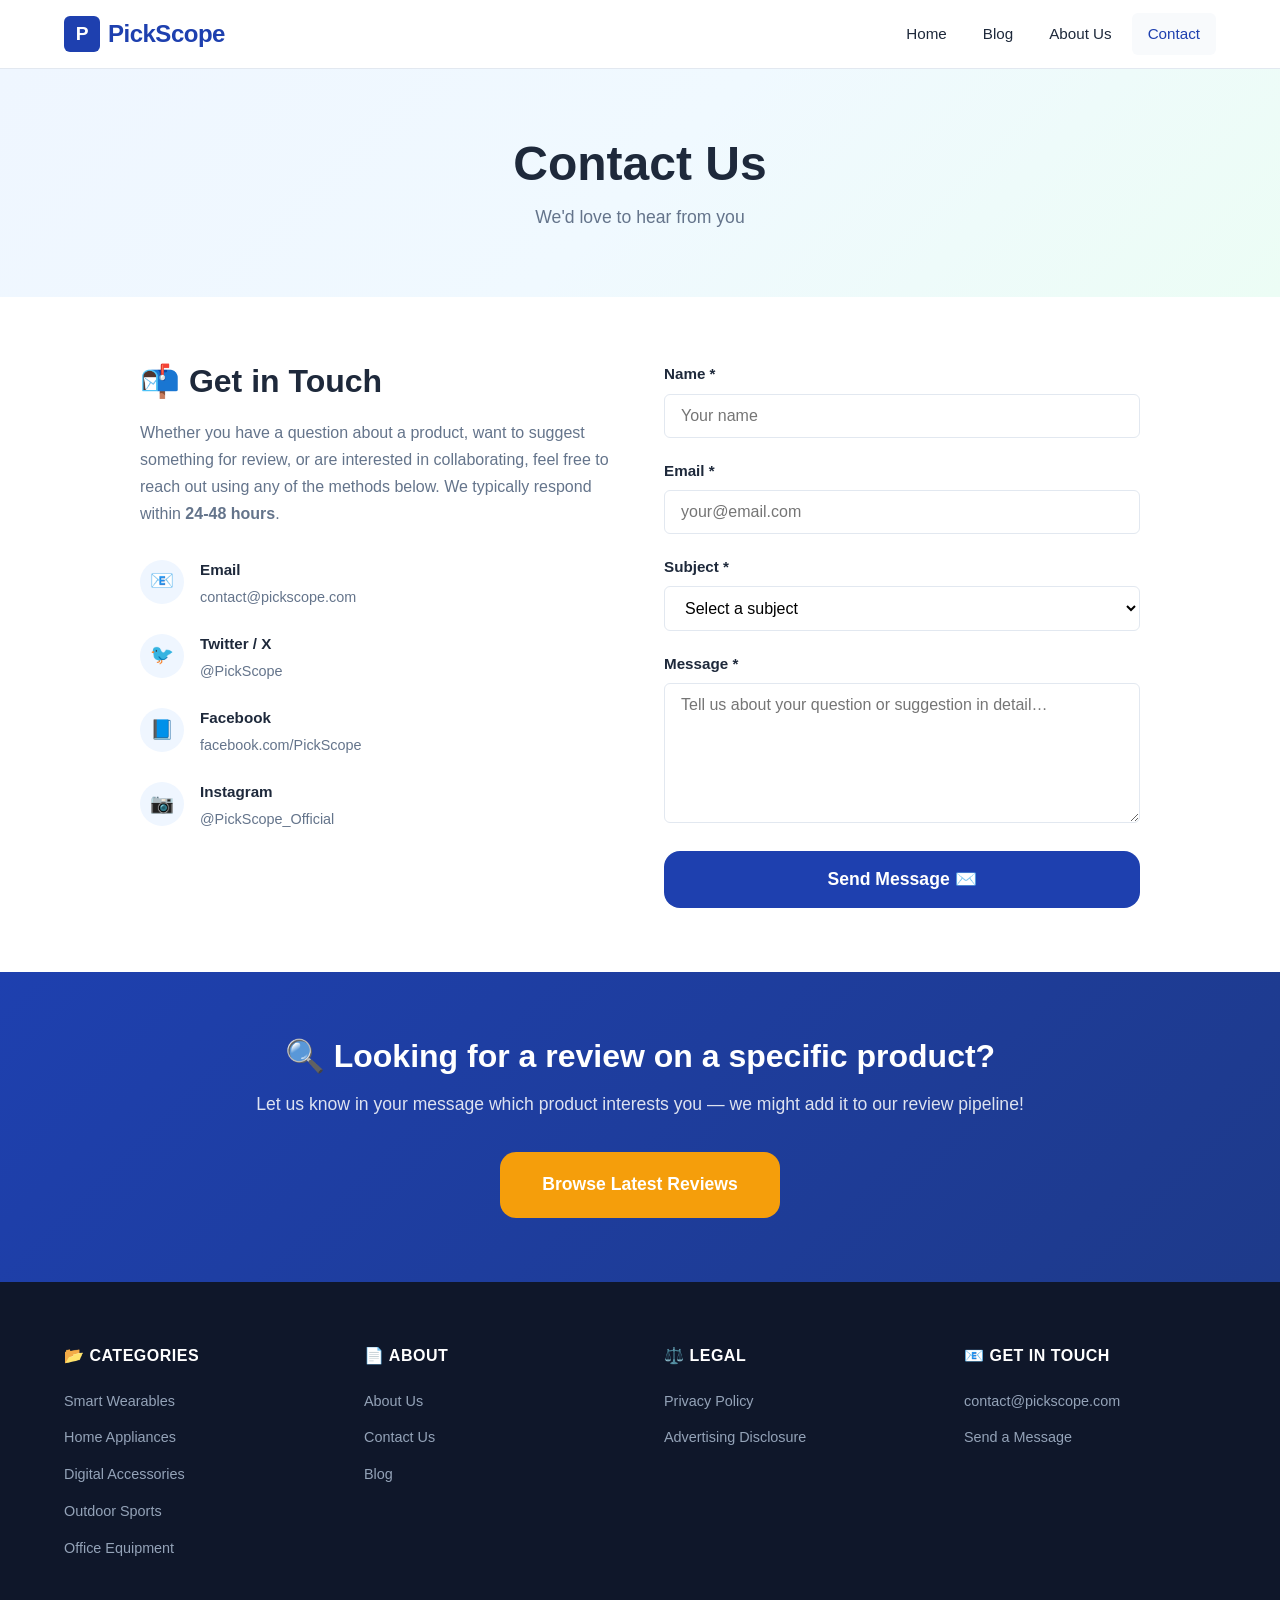
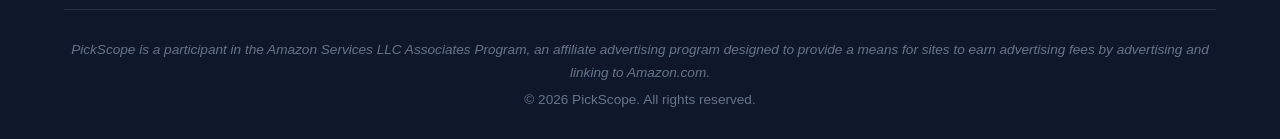
<file: contact.html>
<!DOCTYPE html>
<html lang="en">
<head>
  <meta charset="UTF-8">
  <meta name="viewport" content="width=device-width, initial-scale=1.0">
  <meta name="partnerboostverifycode" content="32dc01246faccb7f5b3cad5016dd5033" />
  <meta name="description" content="Contact the PickScope team — have a product question, review suggestion, or collaboration idea? We'd love to hear from you.">
  <title>Contact Us — PickScope</title>
  <link rel="stylesheet" href="css/style.css">
  <link rel="icon" type="image/svg+xml" href="data:image/svg+xml,<svg xmlns='http://www.w3.org/2000/svg' viewBox='0 0 32 32'><rect width='32' height='32' rx='6' fill='%231e40af'/><text x='16' y='22' text-anchor='middle' fill='white' font-size='18' font-weight='bold'>P</text></svg>">
</head>
<body>

  <nav class="navbar" role="navigation" aria-label="Main navigation">
    <div class="container">
      <a href="index.html" class="logo" aria-label="PickScope Home">
        <span class="logo-icon">P</span>
        PickScope
      </a>
      <button class="menu-toggle" aria-label="Toggle navigation menu" aria-expanded="false">
        <span></span><span></span><span></span>
      </button>
      <div class="nav-links">
        <a href="index.html">Home</a>
        <a href="blog.html">Blog</a>
        <a href="about.html">About Us</a>
        <a href="contact.html" class="active">Contact</a>
      </div>
    </div>
  </nav>

  <section class="page-header" aria-labelledby="page-title">
    <div class="container">
      <h1 id="page-title">Contact Us</h1>
      <p>We'd love to hear from you</p>
    </div>
  </section>

  <section class="content-section bg-white">
    <div class="container">
      <div class="contact-grid">

        <!-- Contact Info -->
        <div class="contact-info">
          <h2>📬 Get in Touch</h2>
          <p>Whether you have a question about a product, want to suggest something for review, or are interested in collaborating, feel free to reach out using any of the methods below. We typically respond within <strong>24-48 hours</strong>.</p>

          <div class="contact-item">
            <div class="contact-item-icon">📧</div>
            <div>
              <h4>Email</h4>
              <span>contact@pickscope.com</span>
            </div>
          </div>

          <div class="contact-item">
            <div class="contact-item-icon">🐦</div>
            <div>
              <h4>Twitter / X</h4>
              <span>@PickScope</span>
            </div>
          </div>

          <div class="contact-item">
            <div class="contact-item-icon">📘</div>
            <div>
              <h4>Facebook</h4>
              <span>facebook.com/PickScope</span>
            </div>
          </div>

          <div class="contact-item">
            <div class="contact-item-icon">📷</div>
            <div>
              <h4>Instagram</h4>
              <span>@PickScope_Official</span>
            </div>
          </div>
        </div>

        <!-- Contact Form -->
        <div>
          <div class="form-success">
            <strong>✅ Message received!</strong><br>
            Thanks for reaching out. We'll get back to you as soon as possible. Please keep an eye on your inbox.
          </div>
          <form id="contact-form" novalidate>
            <div class="form-group">
              <label for="name">Name *</label>
              <input type="text" id="name" placeholder="Your name" required>
              <span class="form-error" id="name-error"></span>
            </div>
            <div class="form-group">
              <label for="email">Email *</label>
              <input type="email" id="email" placeholder="your@email.com" required>
              <span class="form-error" id="email-error"></span>
            </div>
            <div class="form-group">
              <label for="subject">Subject *</label>
              <select id="subject" required>
                <option value="">Select a subject</option>
                <option value="product">Product Inquiry</option>
                <option value="suggestion">Review Suggestion</option>
                <option value="collaboration">Collaboration</option>
                <option value="correction">Content Correction</option>
                <option value="other">Other</option>
              </select>
              <span class="form-error" id="subject-error"></span>
            </div>
            <div class="form-group">
              <label for="message">Message *</label>
              <textarea id="message" placeholder="Tell us about your question or suggestion in detail…" required></textarea>
              <span class="form-error" id="message-error"></span>
            </div>
            <button type="submit" class="btn btn-primary btn-lg" style="width:100%;">Send Message ✉️</button>
          </form>
        </div>

      </div>
    </div>
  </section>

  <section class="cta-section" aria-labelledby="cta-heading">
    <div class="container">
      <h2 id="cta-heading">🔍 Looking for a review on a specific product?</h2>
      <p>Let us know in your message which product interests you — we might add it to our review pipeline!</p>
      <a href="blog.html" class="btn btn-accent btn-lg">Browse Latest Reviews</a>
    </div>
  </section>

  <footer class="footer" role="contentinfo">
    <div class="container">
      <div class="footer-grid">
        <div class="footer-col">
          <h4>📂 Categories</h4>
          <ul>
            <li><a href="blog.html">Smart Wearables</a></li>
            <li><a href="blog.html">Home Appliances</a></li>
            <li><a href="blog.html">Digital Accessories</a></li>
            <li><a href="blog.html">Outdoor Sports</a></li>
            <li><a href="blog.html">Office Equipment</a></li>
          </ul>
        </div>
        <div class="footer-col">
          <h4>📄 About</h4>
          <ul>
            <li><a href="about.html">About Us</a></li>
            <li><a href="contact.html">Contact Us</a></li>
            <li><a href="blog.html">Blog</a></li>
          </ul>
        </div>
        <div class="footer-col">
          <h4>⚖️ Legal</h4>
          <ul>
            <li><a href="privacy.html">Privacy Policy</a></li>
            <li><a href="disclosure.html">Advertising Disclosure</a></li>
          </ul>
        </div>
        <div class="footer-col">
          <h4>📧 Get in Touch</h4>
          <ul>
            <li><a href="mailto:contact@pickscope.com">contact@pickscope.com</a></li>
            <li><a href="contact.html">Send a Message</a></li>
          </ul>
        </div>
      </div>
      <div class="footer-bottom">
        <p class="footer-disclosure">
          PickScope is a participant in the Amazon Services LLC Associates Program, an affiliate advertising program designed to provide a means for sites to earn advertising fees by advertising and linking to Amazon.com.
        </p>
        <p>&copy; <span id="current-year">2026</span> PickScope. All rights reserved.</p>
      </div>
    </div>
  </footer>

  <script src="js/main.js"></script>
</body>
</html>
</file>
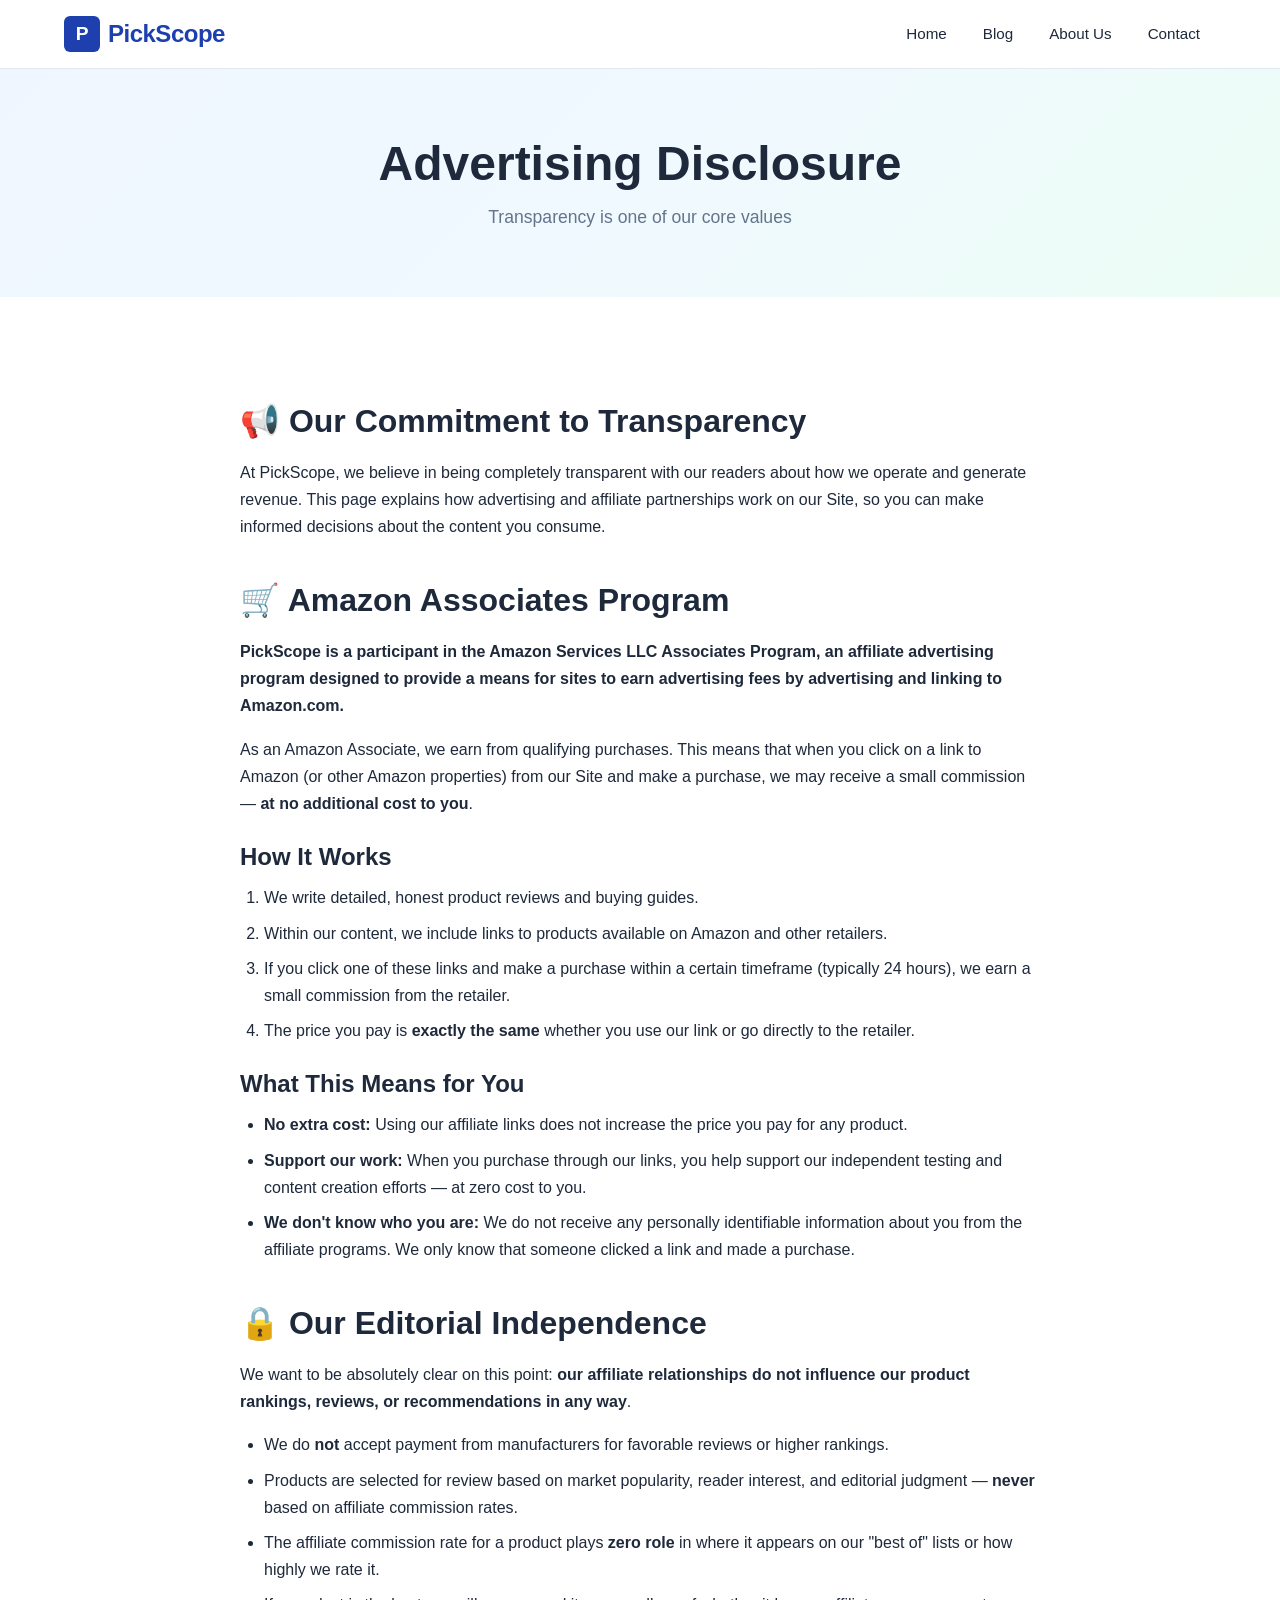
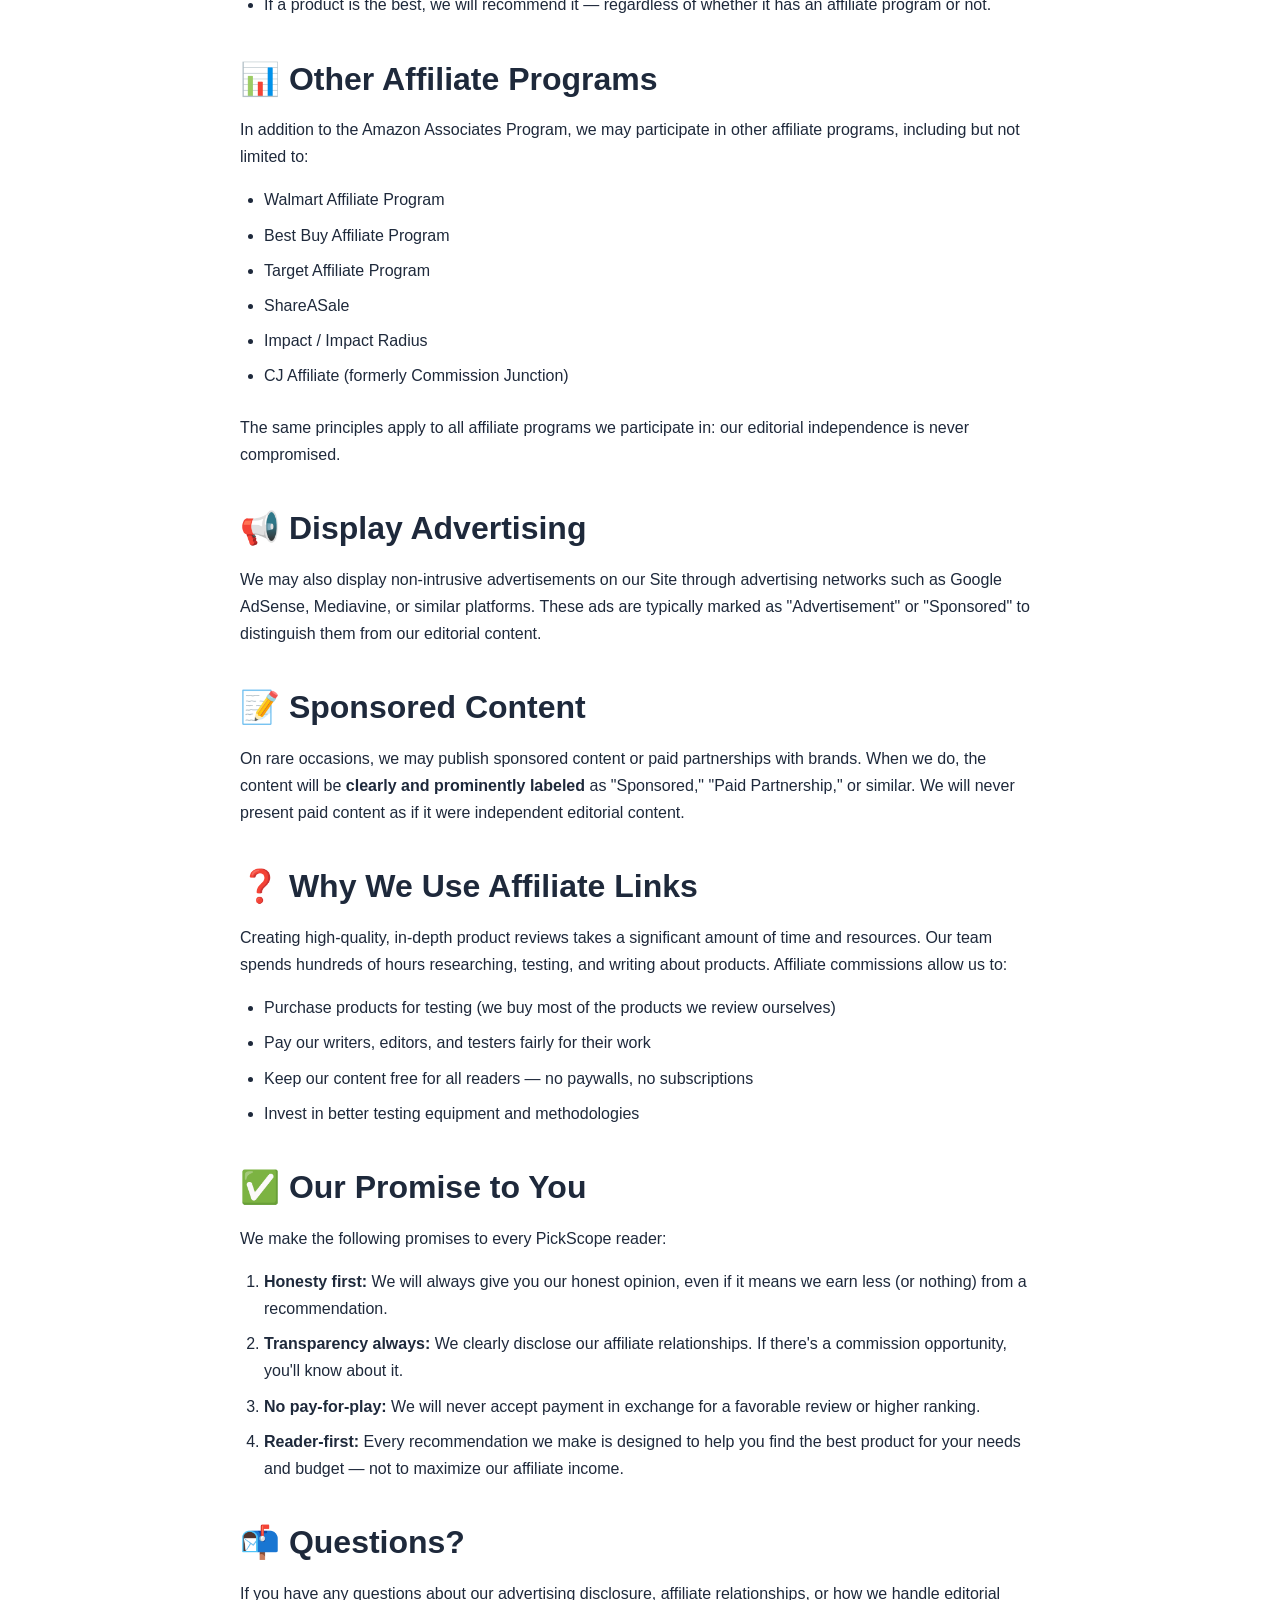
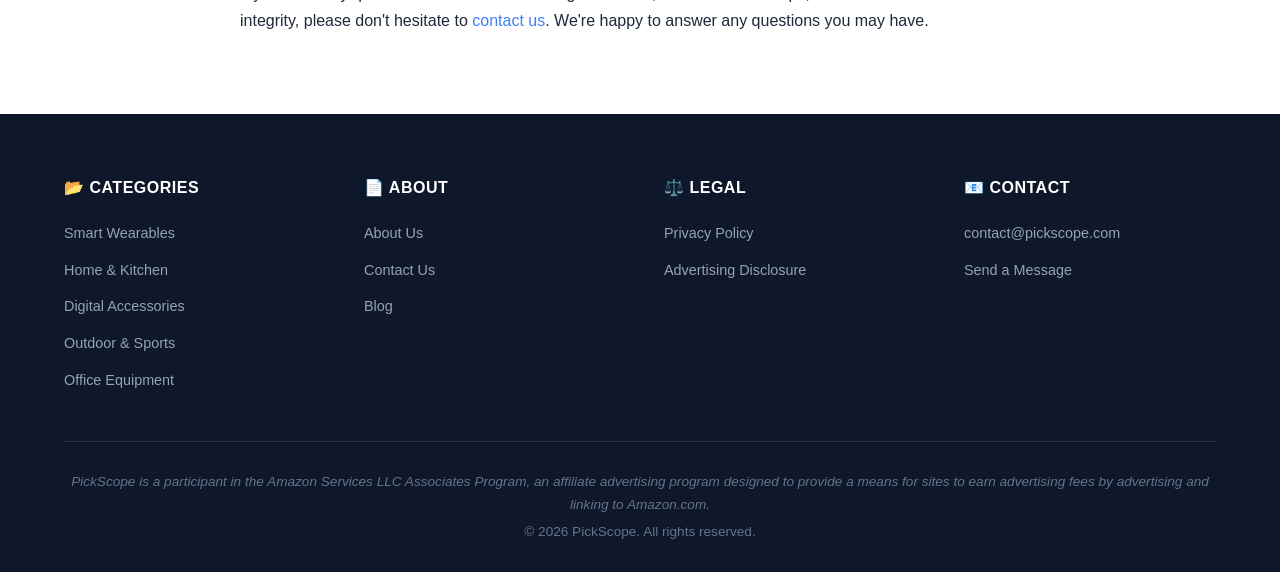
<file: disclosure.html>
<!DOCTYPE html>
<html lang="en">
<head>
  <meta charset="UTF-8">
  <meta name="viewport" content="width=device-width, initial-scale=1.0">
  <meta name="partnerboostverifycode" content="32dc01246faccb7f5b3cad5016dd5033" />
  <meta name="description" content="PickScope Advertising Disclosure — Learn about our participation in the Amazon Associates Program and how affiliate links work on our site.">
  <title>Advertising Disclosure — PickScope</title>
  <link rel="stylesheet" href="css/style.css">
  <link rel="icon" type="image/svg+xml" href="data:image/svg+xml,<svg xmlns='http://www.w3.org/2000/svg' viewBox='0 0 32 32'><rect width='32' height='32' rx='6' fill='%231e40af'/><text x='16' y='22' text-anchor='middle' fill='white' font-size='18' font-weight='bold'>P</text></svg>">
</head>
<body>

  <nav class="navbar" role="navigation" aria-label="Main navigation">
    <div class="container">
      <a href="index.html" class="logo" aria-label="PickScope Home">
        <span class="logo-icon">P</span>
        PickScope
      </a>
      <button class="menu-toggle" aria-label="Toggle navigation menu" aria-expanded="false">
        <span></span><span></span><span></span>
      </button>
      <div class="nav-links">
        <a href="index.html">Home</a>
        <a href="blog.html">Blog</a>
        <a href="about.html">About Us</a>
        <a href="contact.html">Contact</a>
      </div>
    </div>
  </nav>

  <section class="page-header" aria-labelledby="page-title">
    <div class="container">
      <h1 id="page-title">Advertising Disclosure</h1>
      <p>Transparency is one of our core values</p>
    </div>
  </section>

  <section class="content-section bg-white">
    <div class="container">
      <div class="content-body">

        <h2>📢 Our Commitment to Transparency</h2>
        <p>At PickScope, we believe in being completely transparent with our readers about how we operate and generate revenue. This page explains how advertising and affiliate partnerships work on our Site, so you can make informed decisions about the content you consume.</p>

        <h2>🛒 Amazon Associates Program</h2>
        <p><strong>PickScope is a participant in the Amazon Services LLC Associates Program, an affiliate advertising program designed to provide a means for sites to earn advertising fees by advertising and linking to Amazon.com.</strong></p>
        <p>As an Amazon Associate, we earn from qualifying purchases. This means that when you click on a link to Amazon (or other Amazon properties) from our Site and make a purchase, we may receive a small commission — <strong>at no additional cost to you</strong>.</p>

        <h3>How It Works</h3>
        <ol>
          <li>We write detailed, honest product reviews and buying guides.</li>
          <li>Within our content, we include links to products available on Amazon and other retailers.</li>
          <li>If you click one of these links and make a purchase within a certain timeframe (typically 24 hours), we earn a small commission from the retailer.</li>
          <li>The price you pay is <strong>exactly the same</strong> whether you use our link or go directly to the retailer.</li>
        </ol>

        <h3>What This Means for You</h3>
        <ul>
          <li><strong>No extra cost:</strong> Using our affiliate links does not increase the price you pay for any product.</li>
          <li><strong>Support our work:</strong> When you purchase through our links, you help support our independent testing and content creation efforts — at zero cost to you.</li>
          <li><strong>We don't know who you are:</strong> We do not receive any personally identifiable information about you from the affiliate programs. We only know that someone clicked a link and made a purchase.</li>
        </ul>

        <h2>🔒 Our Editorial Independence</h2>
        <p>We want to be absolutely clear on this point: <strong>our affiliate relationships do not influence our product rankings, reviews, or recommendations in any way</strong>.</p>
        <ul>
          <li>We do <strong>not</strong> accept payment from manufacturers for favorable reviews or higher rankings.</li>
          <li>Products are selected for review based on market popularity, reader interest, and editorial judgment — <strong>never</strong> based on affiliate commission rates.</li>
          <li>The affiliate commission rate for a product plays <strong>zero role</strong> in where it appears on our "best of" lists or how highly we rate it.</li>
          <li>If a product is the best, we will recommend it — regardless of whether it has an affiliate program or not.</li>
        </ul>

        <h2>📊 Other Affiliate Programs</h2>
        <p>In addition to the Amazon Associates Program, we may participate in other affiliate programs, including but not limited to:</p>
        <ul>
          <li>Walmart Affiliate Program</li>
          <li>Best Buy Affiliate Program</li>
          <li>Target Affiliate Program</li>
          <li>ShareASale</li>
          <li>Impact / Impact Radius</li>
          <li>CJ Affiliate (formerly Commission Junction)</li>
        </ul>
        <p>The same principles apply to all affiliate programs we participate in: our editorial independence is never compromised.</p>

        <h2>📢 Display Advertising</h2>
        <p>We may also display non-intrusive advertisements on our Site through advertising networks such as Google AdSense, Mediavine, or similar platforms. These ads are typically marked as "Advertisement" or "Sponsored" to distinguish them from our editorial content.</p>

        <h2>📝 Sponsored Content</h2>
        <p>On rare occasions, we may publish sponsored content or paid partnerships with brands. When we do, the content will be <strong>clearly and prominently labeled</strong> as "Sponsored," "Paid Partnership," or similar. We will never present paid content as if it were independent editorial content.</p>

        <h2>❓ Why We Use Affiliate Links</h2>
        <p>Creating high-quality, in-depth product reviews takes a significant amount of time and resources. Our team spends hundreds of hours researching, testing, and writing about products. Affiliate commissions allow us to:</p>
        <ul>
          <li>Purchase products for testing (we buy most of the products we review ourselves)</li>
          <li>Pay our writers, editors, and testers fairly for their work</li>
          <li>Keep our content free for all readers — no paywalls, no subscriptions</li>
          <li>Invest in better testing equipment and methodologies</li>
        </ul>

        <h2>✅ Our Promise to You</h2>
        <p>We make the following promises to every PickScope reader:</p>
        <ol>
          <li><strong>Honesty first:</strong> We will always give you our honest opinion, even if it means we earn less (or nothing) from a recommendation.</li>
          <li><strong>Transparency always:</strong> We clearly disclose our affiliate relationships. If there's a commission opportunity, you'll know about it.</li>
          <li><strong>No pay-for-play:</strong> We will never accept payment in exchange for a favorable review or higher ranking.</li>
          <li><strong>Reader-first:</strong> Every recommendation we make is designed to help you find the best product for your needs and budget — not to maximize our affiliate income.</li>
        </ol>

        <h2>📬 Questions?</h2>
        <p>If you have any questions about our advertising disclosure, affiliate relationships, or how we handle editorial integrity, please don't hesitate to <a href="contact.html">contact us</a>. We're happy to answer any questions you may have.</p>

      </div>
    </div>
  </section>

  <footer class="footer" role="contentinfo">
    <div class="container">
      <div class="footer-grid">
        <div class="footer-col">
          <h4>📂 Categories</h4>
          <ul>
            <li><a href="blog.html">Smart Wearables</a></li>
            <li><a href="blog.html">Home &amp; Kitchen</a></li>
            <li><a href="blog.html">Digital Accessories</a></li>
            <li><a href="blog.html">Outdoor &amp; Sports</a></li>
            <li><a href="blog.html">Office Equipment</a></li>
          </ul>
        </div>
        <div class="footer-col">
          <h4>📄 About</h4>
          <ul>
            <li><a href="about.html">About Us</a></li>
            <li><a href="contact.html">Contact Us</a></li>
            <li><a href="blog.html">Blog</a></li>
          </ul>
        </div>
        <div class="footer-col">
          <h4>⚖️ Legal</h4>
          <ul>
            <li><a href="privacy.html">Privacy Policy</a></li>
            <li><a href="disclosure.html">Advertising Disclosure</a></li>
          </ul>
        </div>
        <div class="footer-col">
          <h4>📧 Contact</h4>
          <ul>
            <li><a href="mailto:contact@pickscope.com">contact@pickscope.com</a></li>
            <li><a href="contact.html">Send a Message</a></li>
          </ul>
        </div>
      </div>
      <div class="footer-bottom">
        <p class="footer-disclosure">
          PickScope is a participant in the Amazon Services LLC Associates Program, an affiliate advertising program designed to provide a means for sites to earn advertising fees by advertising and linking to Amazon.com.
        </p>
        <p>&copy; <span id="current-year">2026</span> PickScope. All rights reserved.</p>
      </div>
    </div>
  </footer>

  <script src="js/main.js"></script>
</body>
</html>
</file>
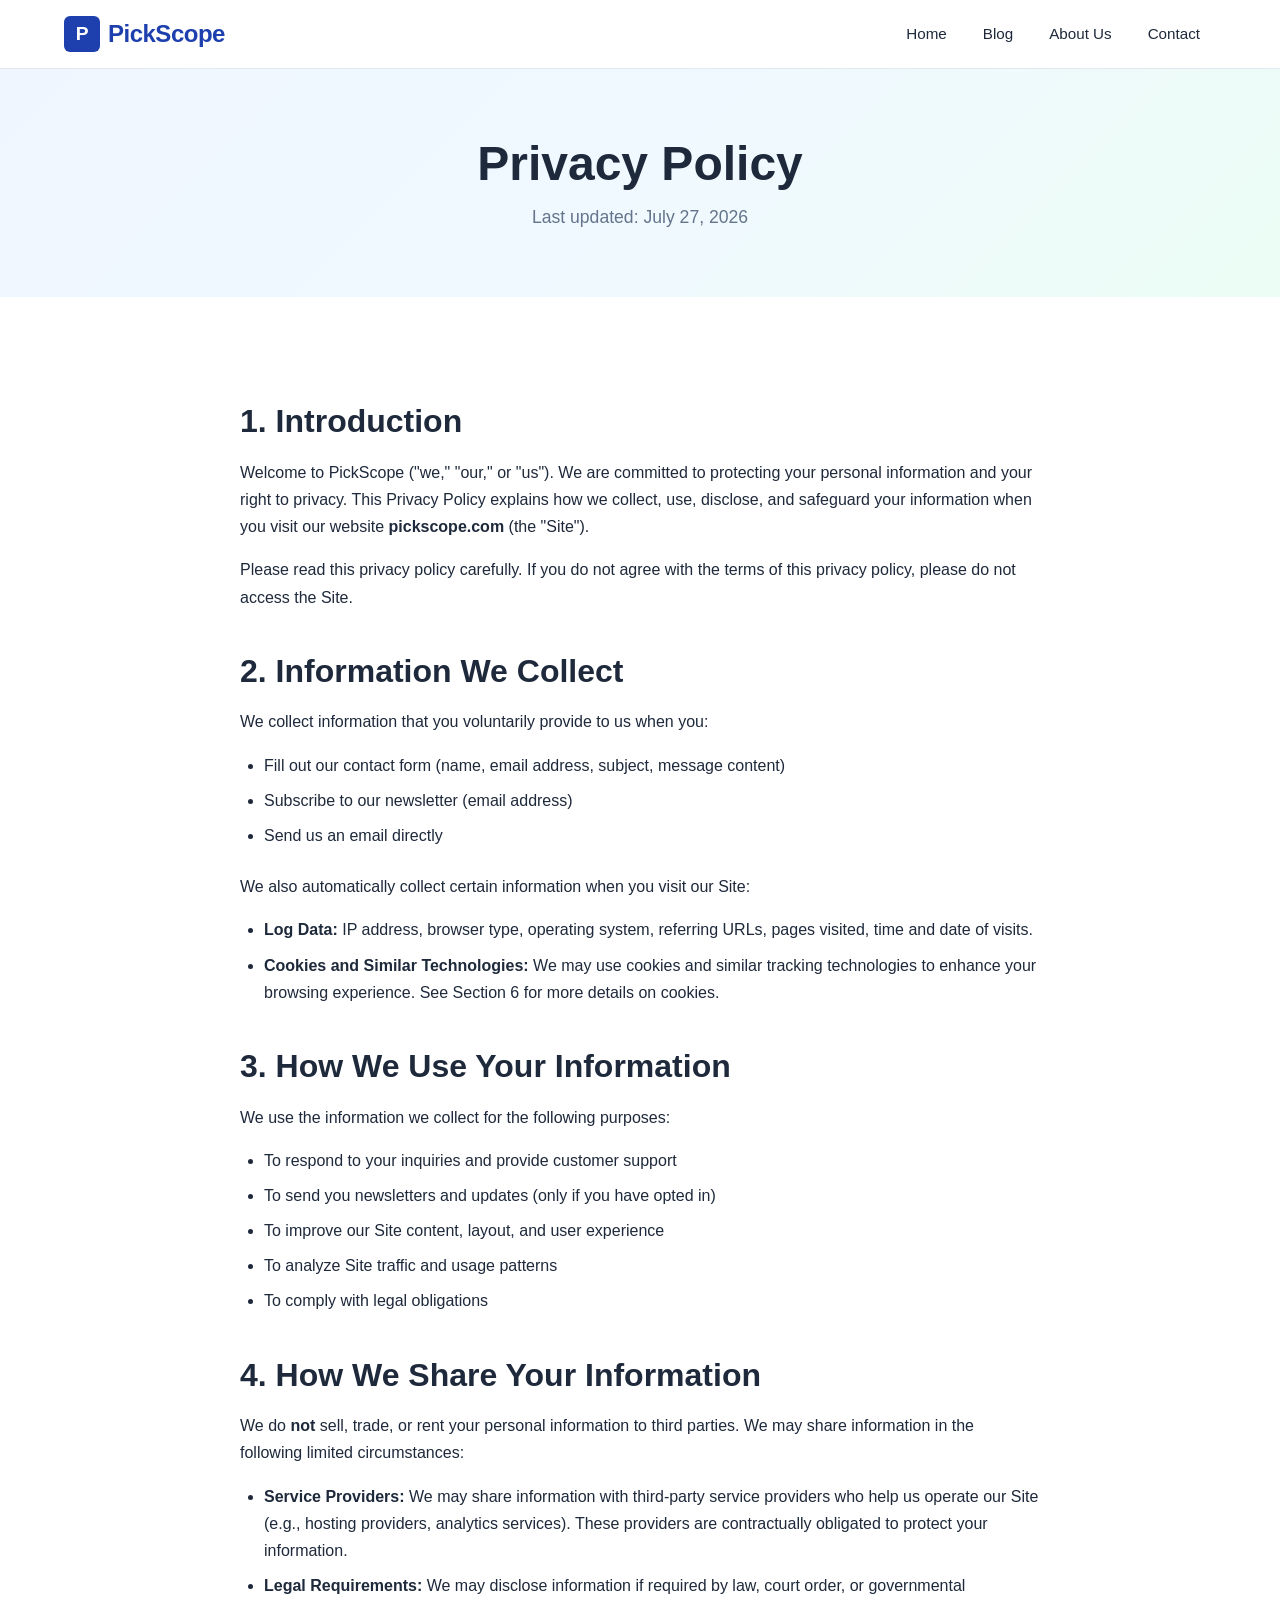
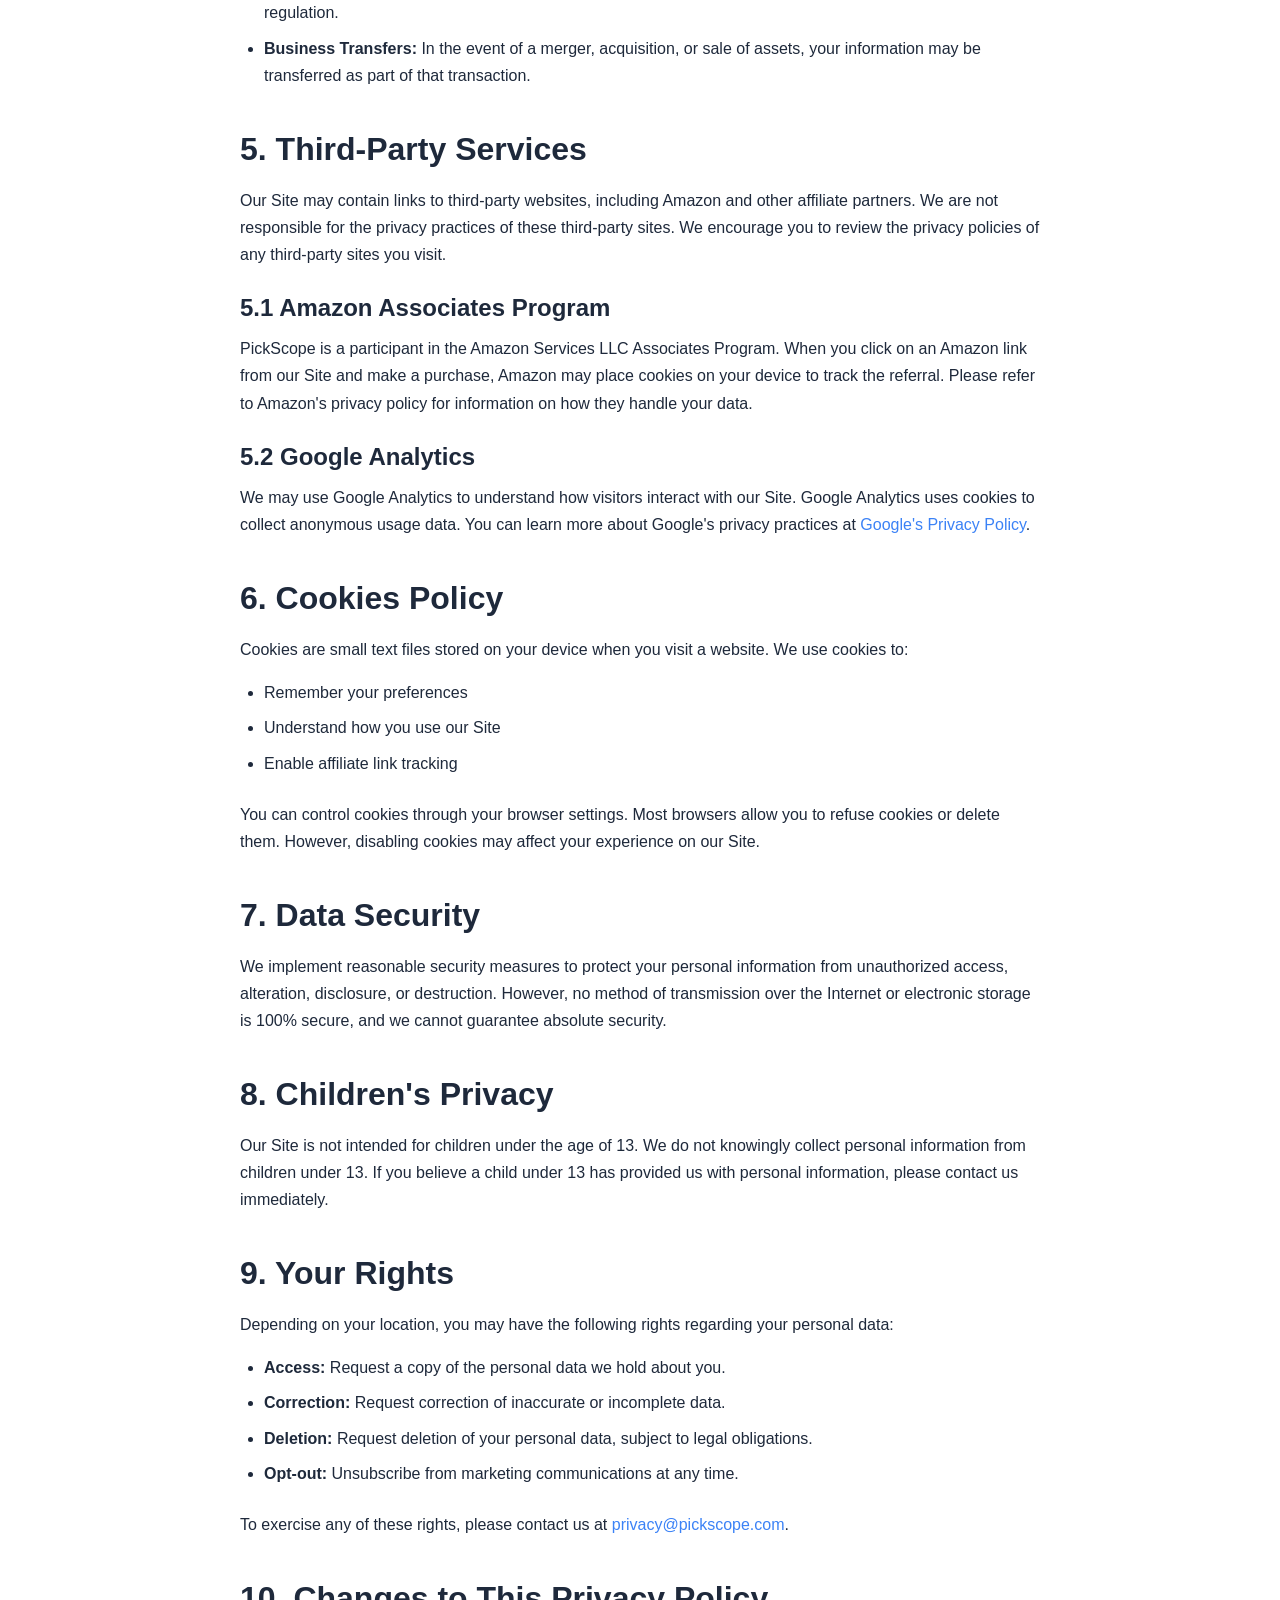
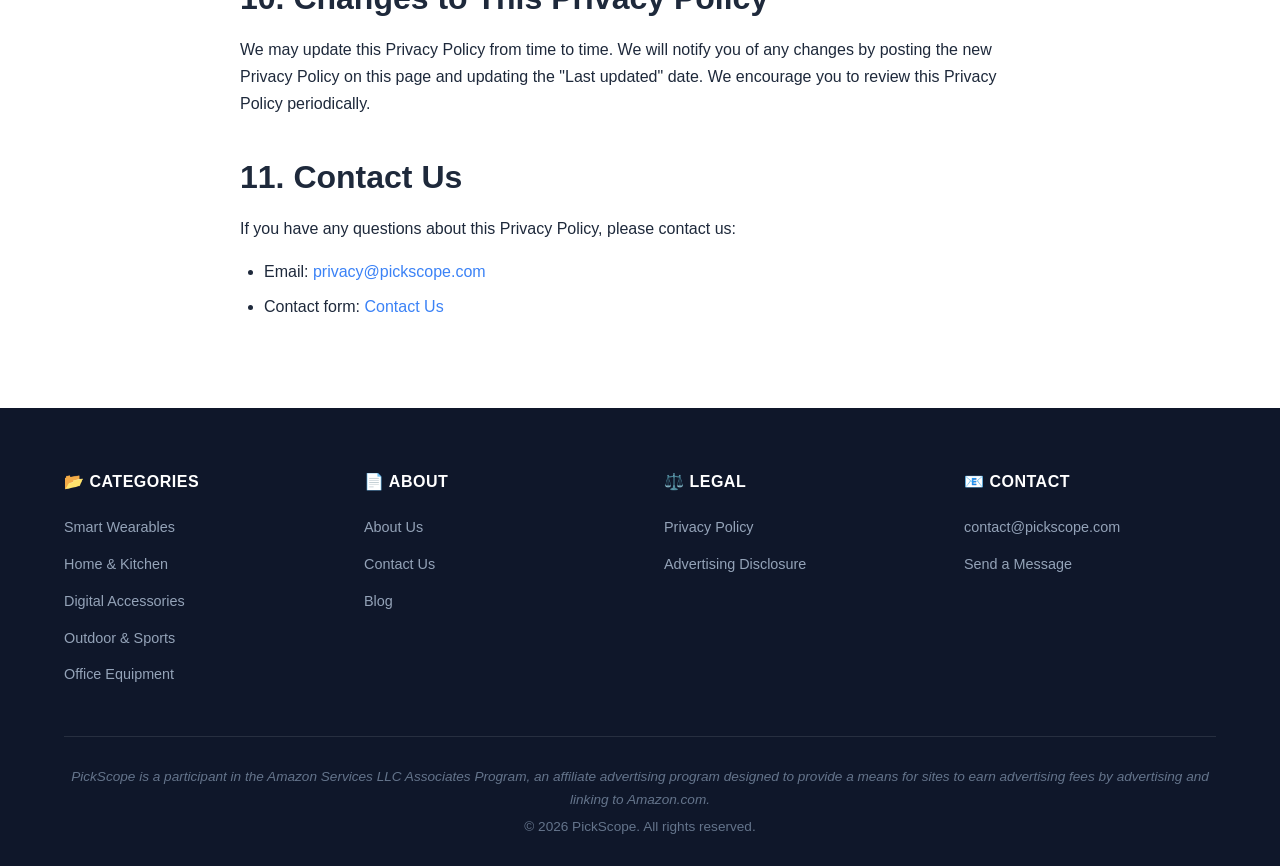
<file: privacy.html>
<!DOCTYPE html>
<html lang="en">
<head>
  <meta charset="UTF-8">
  <meta name="viewport" content="width=device-width, initial-scale=1.0">
  <meta name="partnerboostverifycode" content="32dc01246faccb7f5b3cad5016dd5033" />
  <meta name="description" content="PickScope Privacy Policy — Learn how we collect, use, and protect your personal information.">
  <title>Privacy Policy — PickScope</title>
  <link rel="stylesheet" href="css/style.css">
  <link rel="icon" type="image/svg+xml" href="data:image/svg+xml,<svg xmlns='http://www.w3.org/2000/svg' viewBox='0 0 32 32'><rect width='32' height='32' rx='6' fill='%231e40af'/><text x='16' y='22' text-anchor='middle' fill='white' font-size='18' font-weight='bold'>P</text></svg>">
</head>
<body>

  <nav class="navbar" role="navigation" aria-label="Main navigation">
    <div class="container">
      <a href="index.html" class="logo" aria-label="PickScope Home">
        <span class="logo-icon">P</span>
        PickScope
      </a>
      <button class="menu-toggle" aria-label="Toggle navigation menu" aria-expanded="false">
        <span></span><span></span><span></span>
      </button>
      <div class="nav-links">
        <a href="index.html">Home</a>
        <a href="blog.html">Blog</a>
        <a href="about.html">About Us</a>
        <a href="contact.html">Contact</a>
      </div>
    </div>
  </nav>

  <section class="page-header" aria-labelledby="page-title">
    <div class="container">
      <h1 id="page-title">Privacy Policy</h1>
      <p>Last updated: July 27, 2026</p>
    </div>
  </section>

  <section class="content-section bg-white">
    <div class="container">
      <div class="content-body">

        <h2>1. Introduction</h2>
        <p>Welcome to PickScope ("we," "our," or "us"). We are committed to protecting your personal information and your right to privacy. This Privacy Policy explains how we collect, use, disclose, and safeguard your information when you visit our website <strong>pickscope.com</strong> (the "Site").</p>
        <p>Please read this privacy policy carefully. If you do not agree with the terms of this privacy policy, please do not access the Site.</p>

        <h2>2. Information We Collect</h2>
        <p>We collect information that you voluntarily provide to us when you:</p>
        <ul>
          <li>Fill out our contact form (name, email address, subject, message content)</li>
          <li>Subscribe to our newsletter (email address)</li>
          <li>Send us an email directly</li>
        </ul>
        <p>We also automatically collect certain information when you visit our Site:</p>
        <ul>
          <li><strong>Log Data:</strong> IP address, browser type, operating system, referring URLs, pages visited, time and date of visits.</li>
          <li><strong>Cookies and Similar Technologies:</strong> We may use cookies and similar tracking technologies to enhance your browsing experience. See Section 6 for more details on cookies.</li>
        </ul>

        <h2>3. How We Use Your Information</h2>
        <p>We use the information we collect for the following purposes:</p>
        <ul>
          <li>To respond to your inquiries and provide customer support</li>
          <li>To send you newsletters and updates (only if you have opted in)</li>
          <li>To improve our Site content, layout, and user experience</li>
          <li>To analyze Site traffic and usage patterns</li>
          <li>To comply with legal obligations</li>
        </ul>

        <h2>4. How We Share Your Information</h2>
        <p>We do <strong>not</strong> sell, trade, or rent your personal information to third parties. We may share information in the following limited circumstances:</p>
        <ul>
          <li><strong>Service Providers:</strong> We may share information with third-party service providers who help us operate our Site (e.g., hosting providers, analytics services). These providers are contractually obligated to protect your information.</li>
          <li><strong>Legal Requirements:</strong> We may disclose information if required by law, court order, or governmental regulation.</li>
          <li><strong>Business Transfers:</strong> In the event of a merger, acquisition, or sale of assets, your information may be transferred as part of that transaction.</li>
        </ul>

        <h2>5. Third-Party Services</h2>
        <p>Our Site may contain links to third-party websites, including Amazon and other affiliate partners. We are not responsible for the privacy practices of these third-party sites. We encourage you to review the privacy policies of any third-party sites you visit.</p>

        <h3>5.1 Amazon Associates Program</h3>
        <p>PickScope is a participant in the Amazon Services LLC Associates Program. When you click on an Amazon link from our Site and make a purchase, Amazon may place cookies on your device to track the referral. Please refer to Amazon's privacy policy for information on how they handle your data.</p>

        <h3>5.2 Google Analytics</h3>
        <p>We may use Google Analytics to understand how visitors interact with our Site. Google Analytics uses cookies to collect anonymous usage data. You can learn more about Google's privacy practices at <a href="https://policies.google.com/privacy" target="_blank" rel="noopener noreferrer">Google's Privacy Policy</a>.</p>

        <h2>6. Cookies Policy</h2>
        <p>Cookies are small text files stored on your device when you visit a website. We use cookies to:</p>
        <ul>
          <li>Remember your preferences</li>
          <li>Understand how you use our Site</li>
          <li>Enable affiliate link tracking</li>
        </ul>
        <p>You can control cookies through your browser settings. Most browsers allow you to refuse cookies or delete them. However, disabling cookies may affect your experience on our Site.</p>

        <h2>7. Data Security</h2>
        <p>We implement reasonable security measures to protect your personal information from unauthorized access, alteration, disclosure, or destruction. However, no method of transmission over the Internet or electronic storage is 100% secure, and we cannot guarantee absolute security.</p>

        <h2>8. Children's Privacy</h2>
        <p>Our Site is not intended for children under the age of 13. We do not knowingly collect personal information from children under 13. If you believe a child under 13 has provided us with personal information, please contact us immediately.</p>

        <h2>9. Your Rights</h2>
        <p>Depending on your location, you may have the following rights regarding your personal data:</p>
        <ul>
          <li><strong>Access:</strong> Request a copy of the personal data we hold about you.</li>
          <li><strong>Correction:</strong> Request correction of inaccurate or incomplete data.</li>
          <li><strong>Deletion:</strong> Request deletion of your personal data, subject to legal obligations.</li>
          <li><strong>Opt-out:</strong> Unsubscribe from marketing communications at any time.</li>
        </ul>
        <p>To exercise any of these rights, please contact us at <a href="mailto:privacy@pickscope.com">privacy@pickscope.com</a>.</p>

        <h2>10. Changes to This Privacy Policy</h2>
        <p>We may update this Privacy Policy from time to time. We will notify you of any changes by posting the new Privacy Policy on this page and updating the "Last updated" date. We encourage you to review this Privacy Policy periodically.</p>

        <h2>11. Contact Us</h2>
        <p>If you have any questions about this Privacy Policy, please contact us:</p>
        <ul>
          <li>Email: <a href="mailto:privacy@pickscope.com">privacy@pickscope.com</a></li>
          <li>Contact form: <a href="contact.html">Contact Us</a></li>
        </ul>

      </div>
    </div>
  </section>

  <footer class="footer" role="contentinfo">
    <div class="container">
      <div class="footer-grid">
        <div class="footer-col">
          <h4>📂 Categories</h4>
          <ul>
            <li><a href="blog.html">Smart Wearables</a></li>
            <li><a href="blog.html">Home &amp; Kitchen</a></li>
            <li><a href="blog.html">Digital Accessories</a></li>
            <li><a href="blog.html">Outdoor &amp; Sports</a></li>
            <li><a href="blog.html">Office Equipment</a></li>
          </ul>
        </div>
        <div class="footer-col">
          <h4>📄 About</h4>
          <ul>
            <li><a href="about.html">About Us</a></li>
            <li><a href="contact.html">Contact Us</a></li>
            <li><a href="blog.html">Blog</a></li>
          </ul>
        </div>
        <div class="footer-col">
          <h4>⚖️ Legal</h4>
          <ul>
            <li><a href="privacy.html">Privacy Policy</a></li>
            <li><a href="disclosure.html">Advertising Disclosure</a></li>
          </ul>
        </div>
        <div class="footer-col">
          <h4>📧 Contact</h4>
          <ul>
            <li><a href="mailto:contact@pickscope.com">contact@pickscope.com</a></li>
            <li><a href="contact.html">Send a Message</a></li>
          </ul>
        </div>
      </div>
      <div class="footer-bottom">
        <p class="footer-disclosure">
          PickScope is a participant in the Amazon Services LLC Associates Program, an affiliate advertising program designed to provide a means for sites to earn advertising fees by advertising and linking to Amazon.com.
        </p>
        <p>&copy; <span id="current-year">2026</span> PickScope. All rights reserved.</p>
      </div>
    </div>
  </footer>

  <script src="js/main.js"></script>
</body>
</html>
</file>
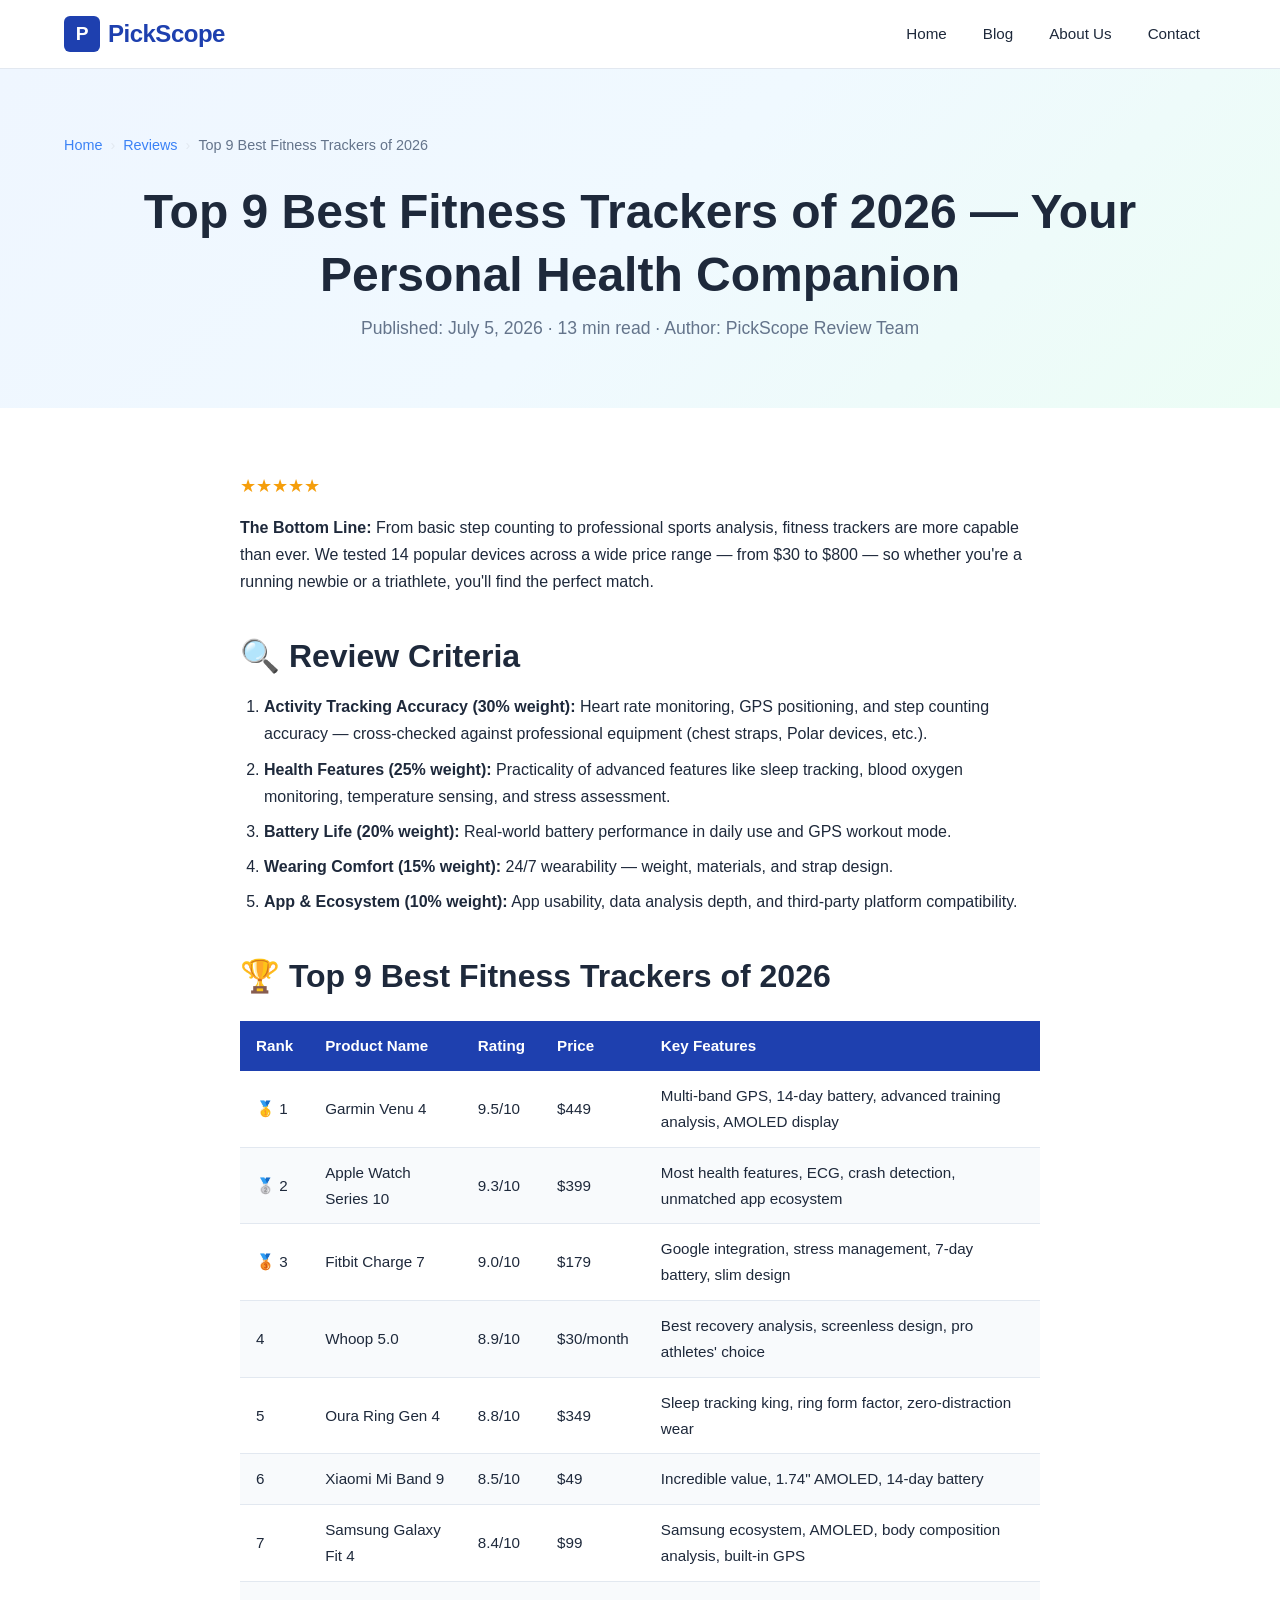
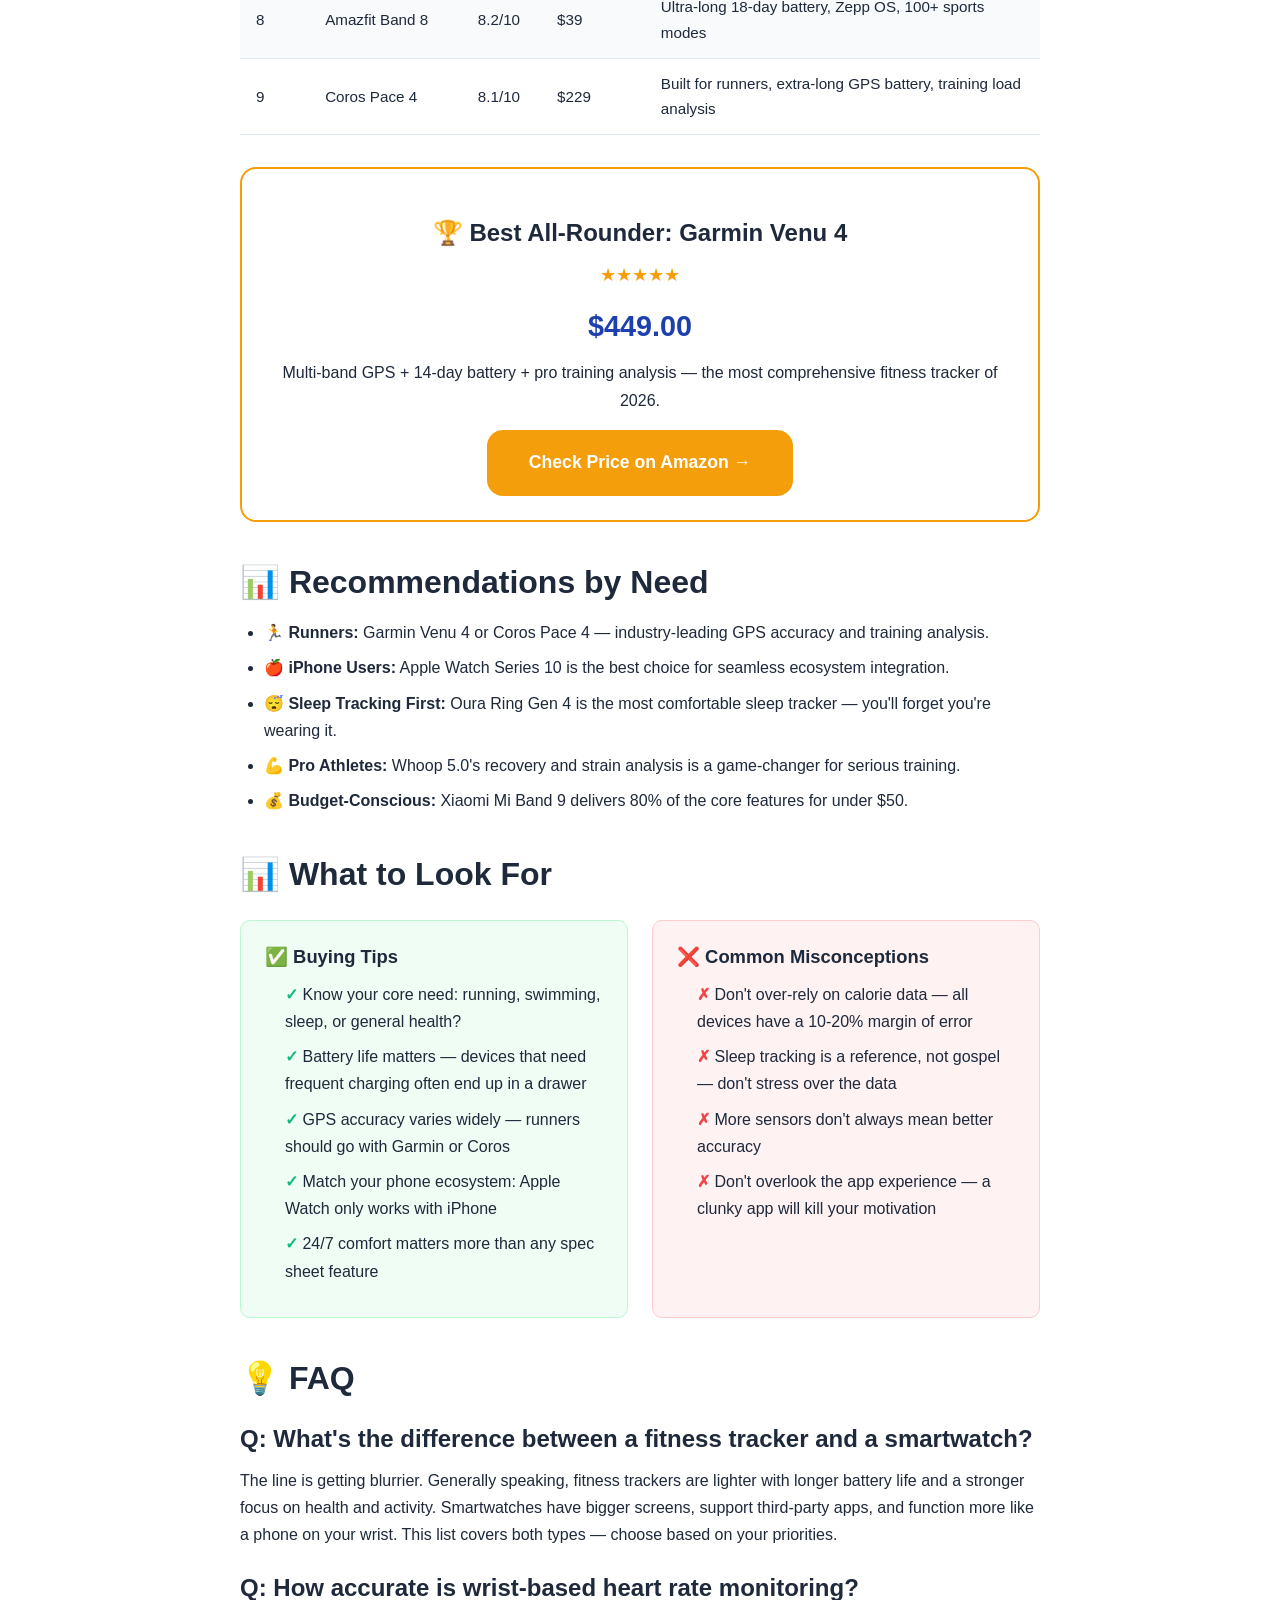
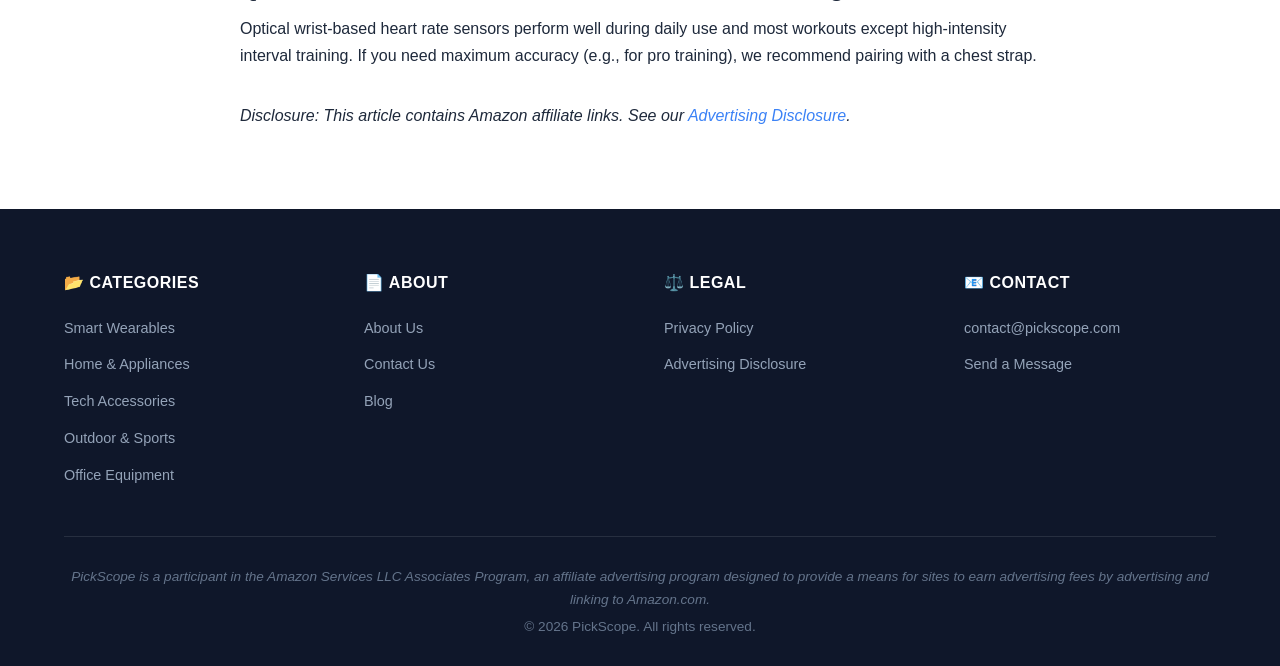
<file: blog/best-fitness-trackers-2026.html>
<!DOCTYPE html>
<html lang="en">
<head>
  <meta charset="UTF-8">
  <meta name="viewport" content="width=device-width, initial-scale=1.0">
  <meta name="partnerboostverifycode" content="32dc01246faccb7f5b3cad5016dd5033" />
  <meta name="description" content="2026 Best Fitness Trackers Top 9 — From basic step counting to pro sports analysis, we tested 14 popular devices across all price ranges to help you find the perfect health companion.">
  <title>Top 9 Best Fitness Trackers of 2026 — PickScope</title>
  <link rel="stylesheet" href="../css/style.css">
  <link rel="icon" type="image/svg+xml" href="data:image/svg+xml,<svg xmlns='http://www.w3.org/2000/svg' viewBox='0 0 32 32'><rect width='32' height='32' rx='6' fill='%231e40af'/><text x='16' y='22' text-anchor='middle' fill='white' font-size='18' font-weight='bold'>P</text></svg>">
</head>
<body>

  <nav class="navbar" role="navigation" aria-label="Main navigation">
    <div class="container">
      <a href="../index.html" class="logo" aria-label="PickScope Home"><span class="logo-icon">P</span>PickScope</a>
      <button class="menu-toggle" aria-label="Toggle navigation menu" aria-expanded="false"><span></span><span></span><span></span></button>
      <div class="nav-links">
        <a href="../index.html">Home</a><a href="../blog.html">Blog</a><a href="../about.html">About Us</a><a href="../contact.html">Contact</a>
      </div>
    </div>
  </nav>

  <section class="page-header" aria-labelledby="page-title">
    <div class="container">
      <div class="breadcrumb"><a href="../index.html">Home</a><span class="sep">›</span><a href="../blog.html">Reviews</a><span class="sep">›</span><span>Top 9 Best Fitness Trackers of 2026</span></div>
      <h1 id="page-title">Top 9 Best Fitness Trackers of 2026 — Your Personal Health Companion</h1>
      <p>Published: July 5, 2026 · 13 min read · Author: PickScope Review Team</p>
    </div>
  </section>

  <section class="content-section bg-white">
    <div class="container"><div class="content-body">

      <div class="stars" aria-label="Rating: 4.6 out of 5">★★★★★</div>
      <p><strong>The Bottom Line:</strong> From basic step counting to professional sports analysis, fitness trackers are more capable than ever. We tested 14 popular devices across a wide price range — from $30 to $800 — so whether you're a running newbie or a triathlete, you'll find the perfect match.</p>

      <h2>🔍 Review Criteria</h2>
      <ol>
        <li><strong>Activity Tracking Accuracy (30% weight):</strong> Heart rate monitoring, GPS positioning, and step counting accuracy — cross-checked against professional equipment (chest straps, Polar devices, etc.).</li>
        <li><strong>Health Features (25% weight):</strong> Practicality of advanced features like sleep tracking, blood oxygen monitoring, temperature sensing, and stress assessment.</li>
        <li><strong>Battery Life (20% weight):</strong> Real-world battery performance in daily use and GPS workout mode.</li>
        <li><strong>Wearing Comfort (15% weight):</strong> 24/7 wearability — weight, materials, and strap design.</li>
        <li><strong>App & Ecosystem (10% weight):</strong> App usability, data analysis depth, and third-party platform compatibility.</li>
      </ol>

      <h2>🏆 Top 9 Best Fitness Trackers of 2026</h2>
      <table class="comparison-table">
        <thead><tr><th>Rank</th><th>Product Name</th><th>Rating</th><th>Price</th><th>Key Features</th></tr></thead>
        <tbody>
          <tr><td>🥇 1</td><td>Garmin Venu 4</td><td>9.5/10</td><td>$449</td><td>Multi-band GPS, 14-day battery, advanced training analysis, AMOLED display</td></tr>
          <tr><td>🥈 2</td><td>Apple Watch Series 10</td><td>9.3/10</td><td>$399</td><td>Most health features, ECG, crash detection, unmatched app ecosystem</td></tr>
          <tr><td>🥉 3</td><td>Fitbit Charge 7</td><td>9.0/10</td><td>$179</td><td>Google integration, stress management, 7-day battery, slim design</td></tr>
          <tr><td>4</td><td>Whoop 5.0</td><td>8.9/10</td><td>$30/month</td><td>Best recovery analysis, screenless design, pro athletes' choice</td></tr>
          <tr><td>5</td><td>Oura Ring Gen 4</td><td>8.8/10</td><td>$349</td><td>Sleep tracking king, ring form factor, zero-distraction wear</td></tr>
          <tr><td>6</td><td>Xiaomi Mi Band 9</td><td>8.5/10</td><td>$49</td><td>Incredible value, 1.74" AMOLED, 14-day battery</td></tr>
          <tr><td>7</td><td>Samsung Galaxy Fit 4</td><td>8.4/10</td><td>$99</td><td>Samsung ecosystem, AMOLED, body composition analysis, built-in GPS</td></tr>
          <tr><td>8</td><td>Amazfit Band 8</td><td>8.2/10</td><td>$39</td><td>Ultra-long 18-day battery, Zepp OS, 100+ sports modes</td></tr>
          <tr><td>9</td><td>Coros Pace 4</td><td>8.1/10</td><td>$229</td><td>Built for runners, extra-long GPS battery, training load analysis</td></tr>
        </tbody>
      </table>

      <div class="product-highlight">
        <h3>🏆 Best All-Rounder: Garmin Venu 4</h3>
        <div class="stars" aria-label="Rating: 4.8 out of 5">★★★★★</div>
        <p class="price">$449.00</p>
        <p>Multi-band GPS + 14-day battery + pro training analysis — the most comprehensive fitness tracker of 2026.</p>
        <a href="https://www.amazon.com/dp/B0EXAMPLE?tag=pickscope-20" class="btn btn-accent btn-lg" target="_blank" rel="nofollow noopener">Check Price on Amazon →</a>
      </div>

      <h2>📊 Recommendations by Need</h2>
      <ul>
        <li><strong>🏃 Runners:</strong> Garmin Venu 4 or Coros Pace 4 — industry-leading GPS accuracy and training analysis.</li>
        <li><strong>🍎 iPhone Users:</strong> Apple Watch Series 10 is the best choice for seamless ecosystem integration.</li>
        <li><strong>😴 Sleep Tracking First:</strong> Oura Ring Gen 4 is the most comfortable sleep tracker — you'll forget you're wearing it.</li>
        <li><strong>💪 Pro Athletes:</strong> Whoop 5.0's recovery and strain analysis is a game-changer for serious training.</li>
        <li><strong>💰 Budget-Conscious:</strong> Xiaomi Mi Band 9 delivers 80% of the core features for under $50.</li>
      </ul>

      <h2>📊 What to Look For</h2>
      <div class="pros-cons">
        <div class="pros"><h4>✅ Buying Tips</h4><ul><li>Know your core need: running, swimming, sleep, or general health?</li><li>Battery life matters — devices that need frequent charging often end up in a drawer</li><li>GPS accuracy varies widely — runners should go with Garmin or Coros</li><li>Match your phone ecosystem: Apple Watch only works with iPhone</li><li>24/7 comfort matters more than any spec sheet feature</li></ul></div>
        <div class="cons"><h4>❌ Common Misconceptions</h4><ul><li>Don't over-rely on calorie data — all devices have a 10-20% margin of error</li><li>Sleep tracking is a reference, not gospel — don't stress over the data</li><li>More sensors don't always mean better accuracy</li><li>Don't overlook the app experience — a clunky app will kill your motivation</li></ul></div>
      </div>

      <h2>💡 FAQ</h2>
      <h3>Q: What's the difference between a fitness tracker and a smartwatch?</h3>
      <p>The line is getting blurrier. Generally speaking, fitness trackers are lighter with longer battery life and a stronger focus on health and activity. Smartwatches have bigger screens, support third-party apps, and function more like a phone on your wrist. This list covers both types — choose based on your priorities.</p>
      <h3>Q: How accurate is wrist-based heart rate monitoring?</h3>
      <p>Optical wrist-based heart rate sensors perform well during daily use and most workouts except high-intensity interval training. If you need maximum accuracy (e.g., for pro training), we recommend pairing with a chest strap.</p>

      <p style="margin-top:2rem;"><em>Disclosure: This article contains Amazon affiliate links. See our <a href="../disclosure.html">Advertising Disclosure</a>.</em></p>

    </div></div>
  </section>

  <footer class="footer" role="contentinfo">
    <div class="container">
      <div class="footer-grid">
        <div class="footer-col"><h4>📂 Categories</h4><ul><li><a href="../blog.html">Smart Wearables</a></li><li><a href="../blog.html">Home & Appliances</a></li><li><a href="../blog.html">Tech Accessories</a></li><li><a href="../blog.html">Outdoor & Sports</a></li><li><a href="../blog.html">Office Equipment</a></li></ul></div>
        <div class="footer-col"><h4>📄 About</h4><ul><li><a href="../about.html">About Us</a></li><li><a href="../contact.html">Contact Us</a></li><li><a href="../blog.html">Blog</a></li></ul></div>
        <div class="footer-col"><h4>⚖️ Legal</h4><ul><li><a href="../privacy.html">Privacy Policy</a></li><li><a href="../disclosure.html">Advertising Disclosure</a></li></ul></div>
        <div class="footer-col"><h4>📧 Contact</h4><ul><li><a href="mailto:contact@pickscope.com">contact@pickscope.com</a></li><li><a href="../contact.html">Send a Message</a></li></ul></div>
      </div>
      <div class="footer-bottom">
        <p class="footer-disclosure">PickScope is a participant in the Amazon Services LLC Associates Program, an affiliate advertising program designed to provide a means for sites to earn advertising fees by advertising and linking to Amazon.com.</p>
        <p>&copy; <span id="current-year">2026</span> PickScope. All rights reserved.</p>
      </div>
    </div>
  </footer>

  <script src="../js/main.js"></script>
</body>
</html>
</file>
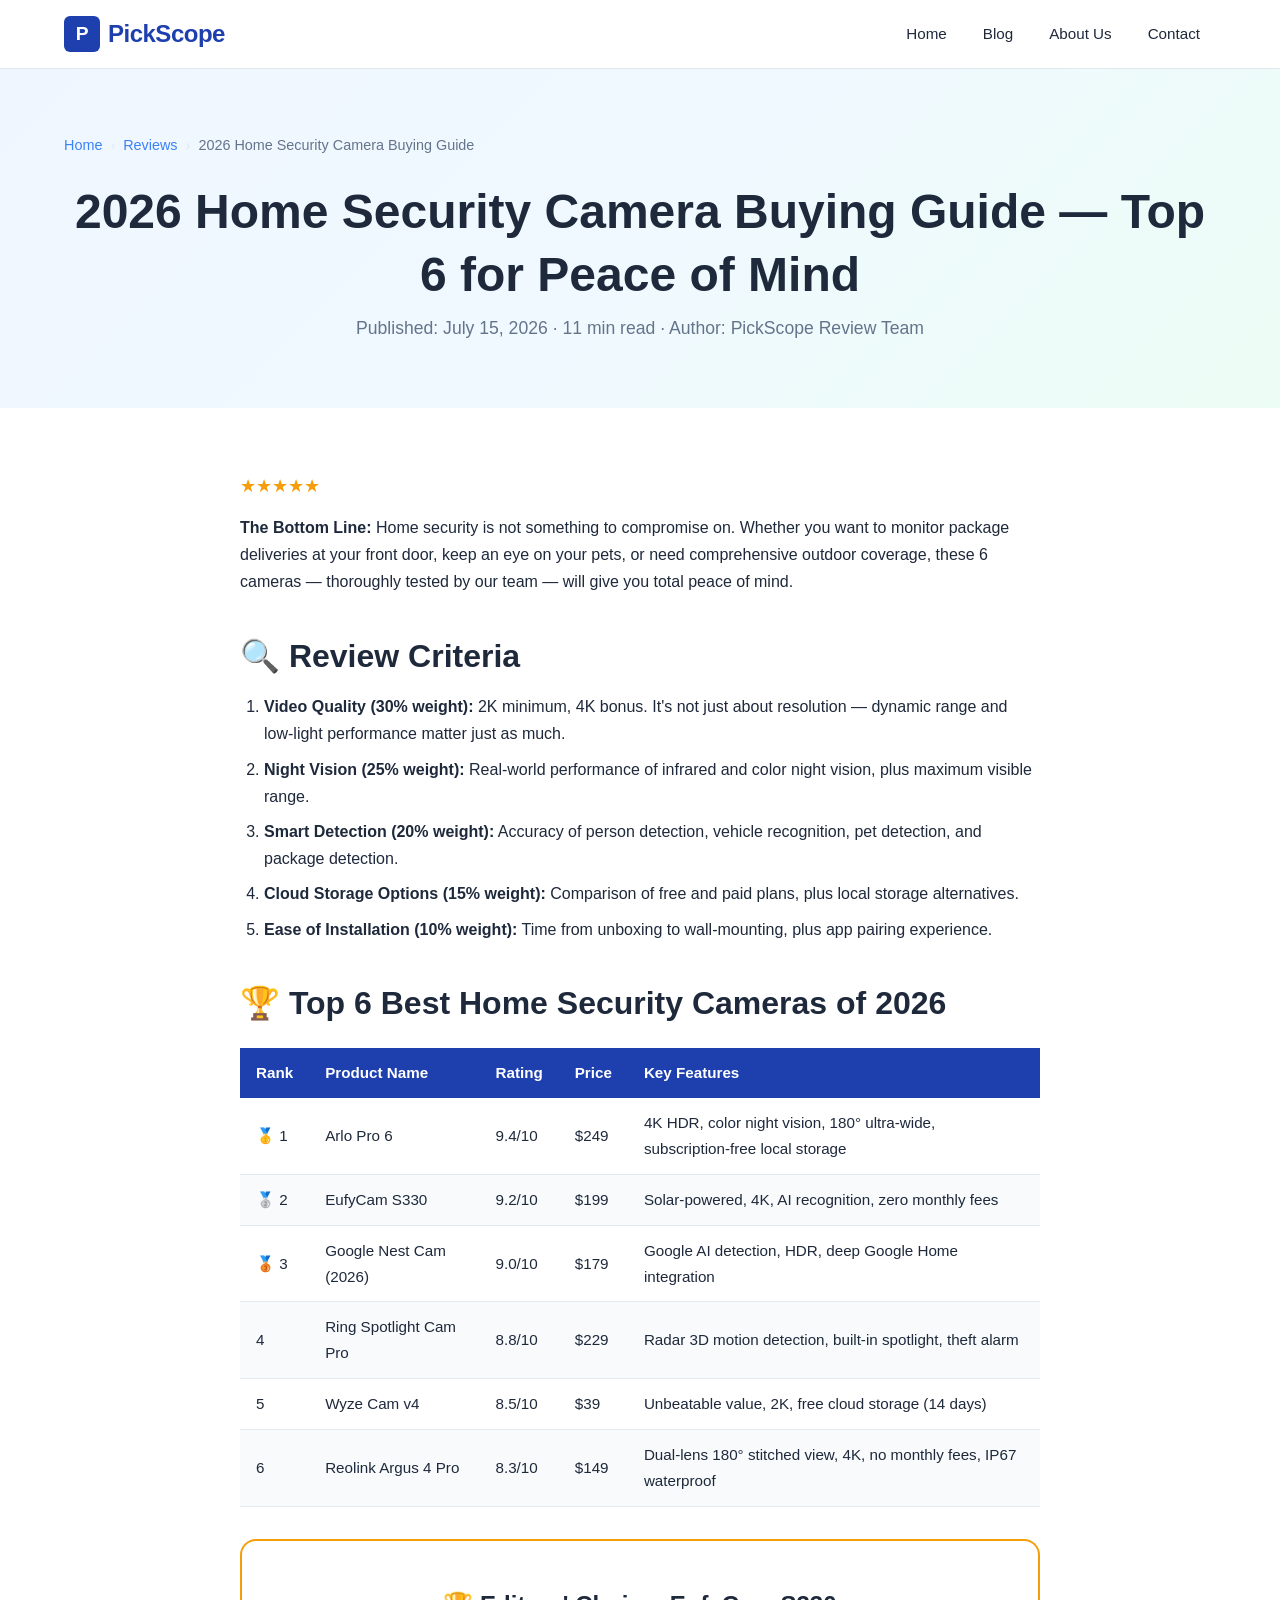
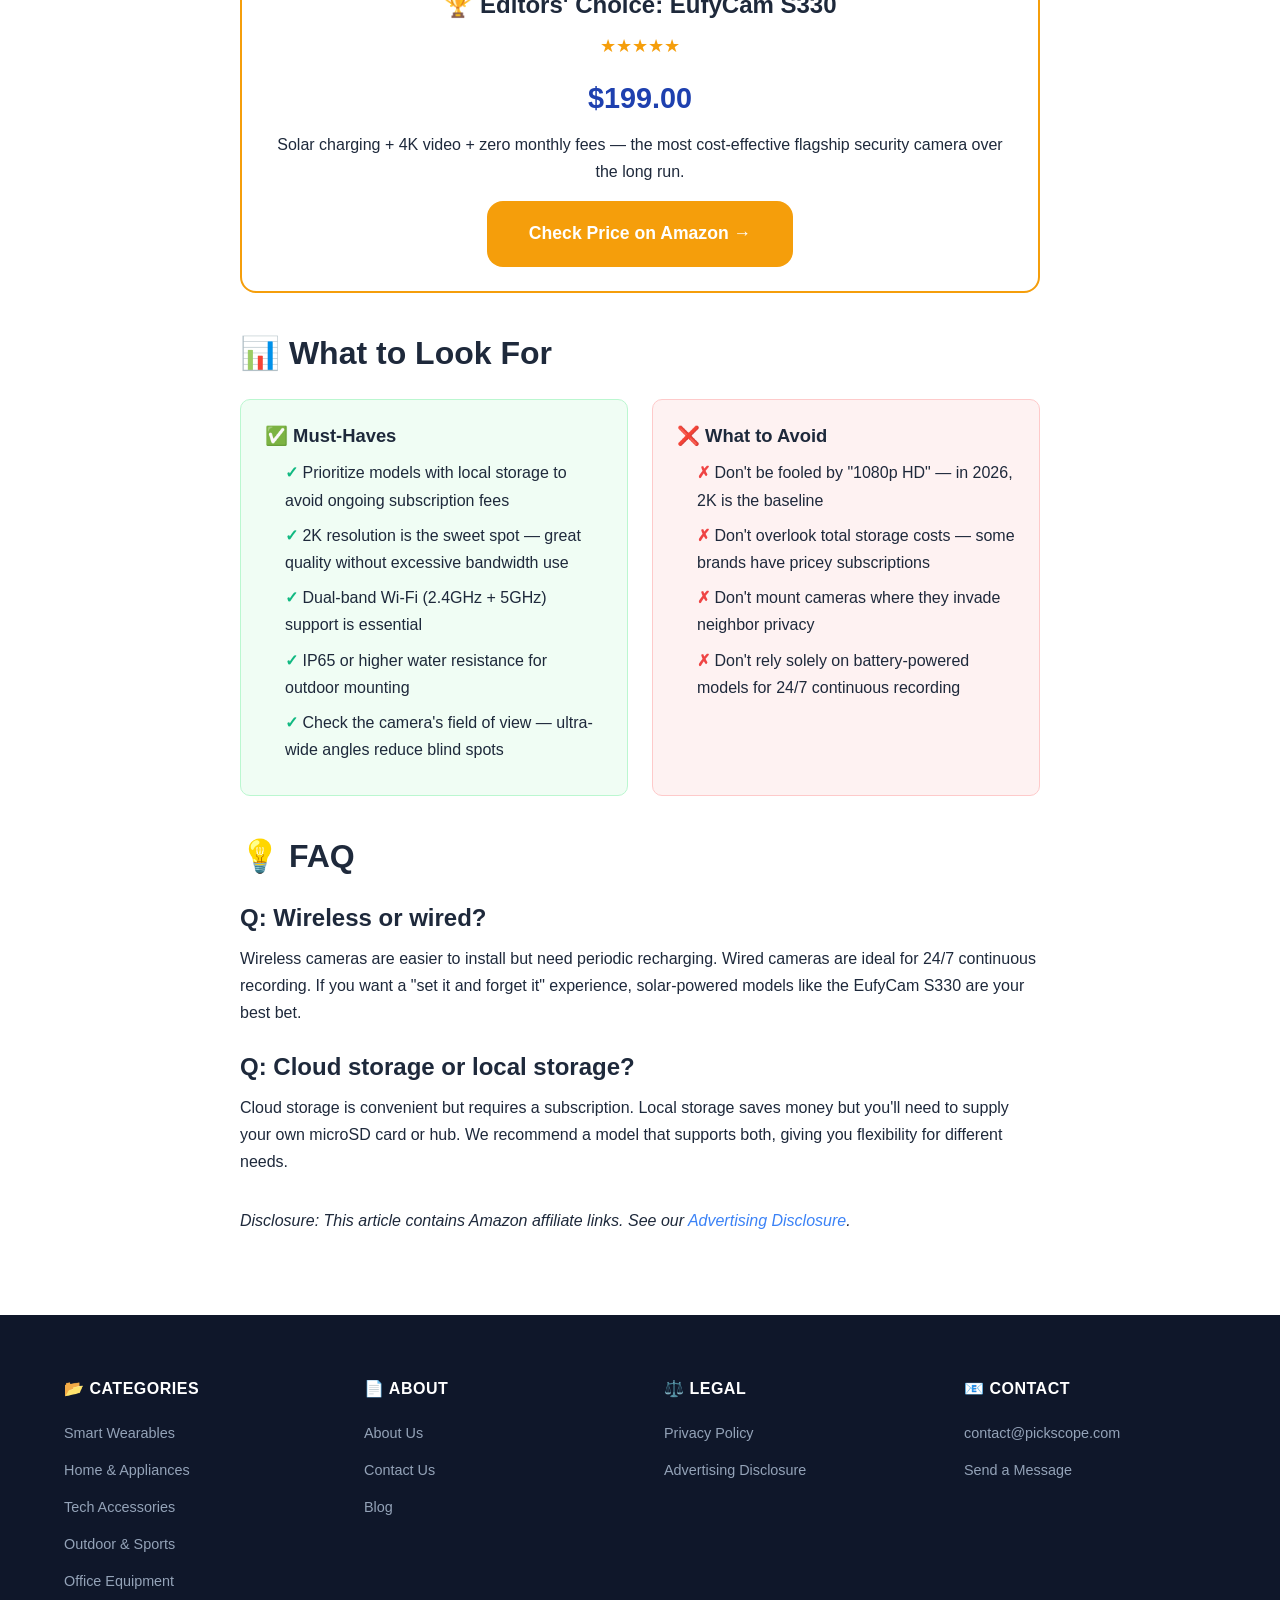
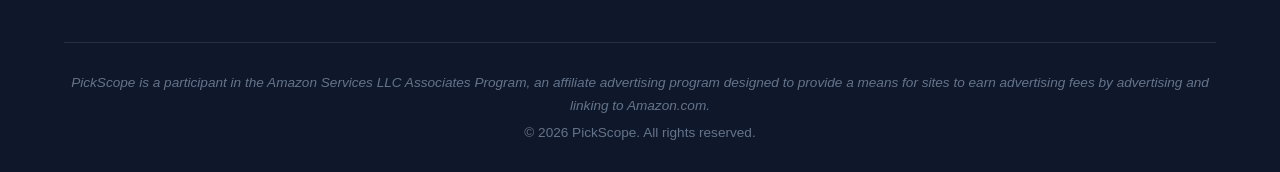
<file: blog/best-home-security-cameras.html>
<!DOCTYPE html>
<html lang="en">
<head>
  <meta charset="UTF-8">
  <meta name="viewport" content="width=device-width, initial-scale=1.0">
  <meta name="partnerboostverifycode" content="32dc01246faccb7f5b3cad5016dd5033" />
  <meta name="description" content="2026 Home Security Camera Buying Guide — We tested 12 top models, scoring them on video quality, night vision, smart detection, and more to recommend the 6 most reliable options for your home.">
  <title>Top 6 Best Home Security Cameras of 2026 — PickScope</title>
  <link rel="stylesheet" href="../css/style.css">
  <link rel="icon" type="image/svg+xml" href="data:image/svg+xml,<svg xmlns='http://www.w3.org/2000/svg' viewBox='0 0 32 32'><rect width='32' height='32' rx='6' fill='%231e40af'/><text x='16' y='22' text-anchor='middle' fill='white' font-size='18' font-weight='bold'>P</text></svg>">
</head>
<body>

  <nav class="navbar" role="navigation" aria-label="Main navigation">
    <div class="container">
      <a href="../index.html" class="logo" aria-label="PickScope Home"><span class="logo-icon">P</span>PickScope</a>
      <button class="menu-toggle" aria-label="Toggle navigation menu" aria-expanded="false"><span></span><span></span><span></span></button>
      <div class="nav-links">
        <a href="../index.html">Home</a><a href="../blog.html">Blog</a><a href="../about.html">About Us</a><a href="../contact.html">Contact</a>
      </div>
    </div>
  </nav>

  <section class="page-header" aria-labelledby="page-title">
    <div class="container">
      <div class="breadcrumb"><a href="../index.html">Home</a><span class="sep">›</span><a href="../blog.html">Reviews</a><span class="sep">›</span><span>2026 Home Security Camera Buying Guide</span></div>
      <h1 id="page-title">2026 Home Security Camera Buying Guide — Top 6 for Peace of Mind</h1>
      <p>Published: July 15, 2026 · 11 min read · Author: PickScope Review Team</p>
    </div>
  </section>

  <section class="content-section bg-white">
    <div class="container"><div class="content-body">

      <div class="stars" aria-label="Rating: 4.6 out of 5">★★★★★</div>
      <p><strong>The Bottom Line:</strong> Home security is not something to compromise on. Whether you want to monitor package deliveries at your front door, keep an eye on your pets, or need comprehensive outdoor coverage, these 6 cameras — thoroughly tested by our team — will give you total peace of mind.</p>

      <h2>🔍 Review Criteria</h2>
      <ol>
        <li><strong>Video Quality (30% weight):</strong> 2K minimum, 4K bonus. It's not just about resolution — dynamic range and low-light performance matter just as much.</li>
        <li><strong>Night Vision (25% weight):</strong> Real-world performance of infrared and color night vision, plus maximum visible range.</li>
        <li><strong>Smart Detection (20% weight):</strong> Accuracy of person detection, vehicle recognition, pet detection, and package detection.</li>
        <li><strong>Cloud Storage Options (15% weight):</strong> Comparison of free and paid plans, plus local storage alternatives.</li>
        <li><strong>Ease of Installation (10% weight):</strong> Time from unboxing to wall-mounting, plus app pairing experience.</li>
      </ol>

      <h2>🏆 Top 6 Best Home Security Cameras of 2026</h2>
      <table class="comparison-table">
        <thead><tr><th>Rank</th><th>Product Name</th><th>Rating</th><th>Price</th><th>Key Features</th></tr></thead>
        <tbody>
          <tr><td>🥇 1</td><td>Arlo Pro 6</td><td>9.4/10</td><td>$249</td><td>4K HDR, color night vision, 180° ultra-wide, subscription-free local storage</td></tr>
          <tr><td>🥈 2</td><td>EufyCam S330</td><td>9.2/10</td><td>$199</td><td>Solar-powered, 4K, AI recognition, zero monthly fees</td></tr>
          <tr><td>🥉 3</td><td>Google Nest Cam (2026)</td><td>9.0/10</td><td>$179</td><td>Google AI detection, HDR, deep Google Home integration</td></tr>
          <tr><td>4</td><td>Ring Spotlight Cam Pro</td><td>8.8/10</td><td>$229</td><td>Radar 3D motion detection, built-in spotlight, theft alarm</td></tr>
          <tr><td>5</td><td>Wyze Cam v4</td><td>8.5/10</td><td>$39</td><td>Unbeatable value, 2K, free cloud storage (14 days)</td></tr>
          <tr><td>6</td><td>Reolink Argus 4 Pro</td><td>8.3/10</td><td>$149</td><td>Dual-lens 180° stitched view, 4K, no monthly fees, IP67 waterproof</td></tr>
        </tbody>
      </table>

      <div class="product-highlight">
        <h3>🏆 Editors' Choice: EufyCam S330</h3>
        <div class="stars" aria-label="Rating: 4.7 out of 5">★★★★★</div>
        <p class="price">$199.00</p>
        <p>Solar charging + 4K video + zero monthly fees — the most cost-effective flagship security camera over the long run.</p>
        <a href="https://www.amazon.com/dp/B0EXAMPLE?tag=pickscope-20" class="btn btn-accent btn-lg" target="_blank" rel="nofollow noopener">Check Price on Amazon →</a>
      </div>

      <h2>📊 What to Look For</h2>
      <div class="pros-cons">
        <div class="pros"><h4>✅ Must-Haves</h4><ul><li>Prioritize models with local storage to avoid ongoing subscription fees</li><li>2K resolution is the sweet spot — great quality without excessive bandwidth use</li><li>Dual-band Wi-Fi (2.4GHz + 5GHz) support is essential</li><li>IP65 or higher water resistance for outdoor mounting</li><li>Check the camera's field of view — ultra-wide angles reduce blind spots</li></ul></div>
        <div class="cons"><h4>❌ What to Avoid</h4><ul><li>Don't be fooled by "1080p HD" — in 2026, 2K is the baseline</li><li>Don't overlook total storage costs — some brands have pricey subscriptions</li><li>Don't mount cameras where they invade neighbor privacy</li><li>Don't rely solely on battery-powered models for 24/7 continuous recording</li></ul></div>
      </div>

      <h2>💡 FAQ</h2>
      <h3>Q: Wireless or wired?</h3>
      <p>Wireless cameras are easier to install but need periodic recharging. Wired cameras are ideal for 24/7 continuous recording. If you want a "set it and forget it" experience, solar-powered models like the EufyCam S330 are your best bet.</p>
      <h3>Q: Cloud storage or local storage?</h3>
      <p>Cloud storage is convenient but requires a subscription. Local storage saves money but you'll need to supply your own microSD card or hub. We recommend a model that supports both, giving you flexibility for different needs.</p>

      <p style="margin-top:2rem;"><em>Disclosure: This article contains Amazon affiliate links. See our <a href="../disclosure.html">Advertising Disclosure</a>.</em></p>

    </div></div>
  </section>

  <footer class="footer" role="contentinfo">
    <div class="container">
      <div class="footer-grid">
        <div class="footer-col"><h4>📂 Categories</h4><ul><li><a href="../blog.html">Smart Wearables</a></li><li><a href="../blog.html">Home & Appliances</a></li><li><a href="../blog.html">Tech Accessories</a></li><li><a href="../blog.html">Outdoor & Sports</a></li><li><a href="../blog.html">Office Equipment</a></li></ul></div>
        <div class="footer-col"><h4>📄 About</h4><ul><li><a href="../about.html">About Us</a></li><li><a href="../contact.html">Contact Us</a></li><li><a href="../blog.html">Blog</a></li></ul></div>
        <div class="footer-col"><h4>⚖️ Legal</h4><ul><li><a href="../privacy.html">Privacy Policy</a></li><li><a href="../disclosure.html">Advertising Disclosure</a></li></ul></div>
        <div class="footer-col"><h4>📧 Contact</h4><ul><li><a href="mailto:contact@pickscope.com">contact@pickscope.com</a></li><li><a href="../contact.html">Send a Message</a></li></ul></div>
      </div>
      <div class="footer-bottom">
        <p class="footer-disclosure">PickScope is a participant in the Amazon Services LLC Associates Program, an affiliate advertising program designed to provide a means for sites to earn advertising fees by advertising and linking to Amazon.com.</p>
        <p>&copy; <span id="current-year">2026</span> PickScope. All rights reserved.</p>
      </div>
    </div>
  </footer>

  <script src="../js/main.js"></script>
</body>
</html>
</file>
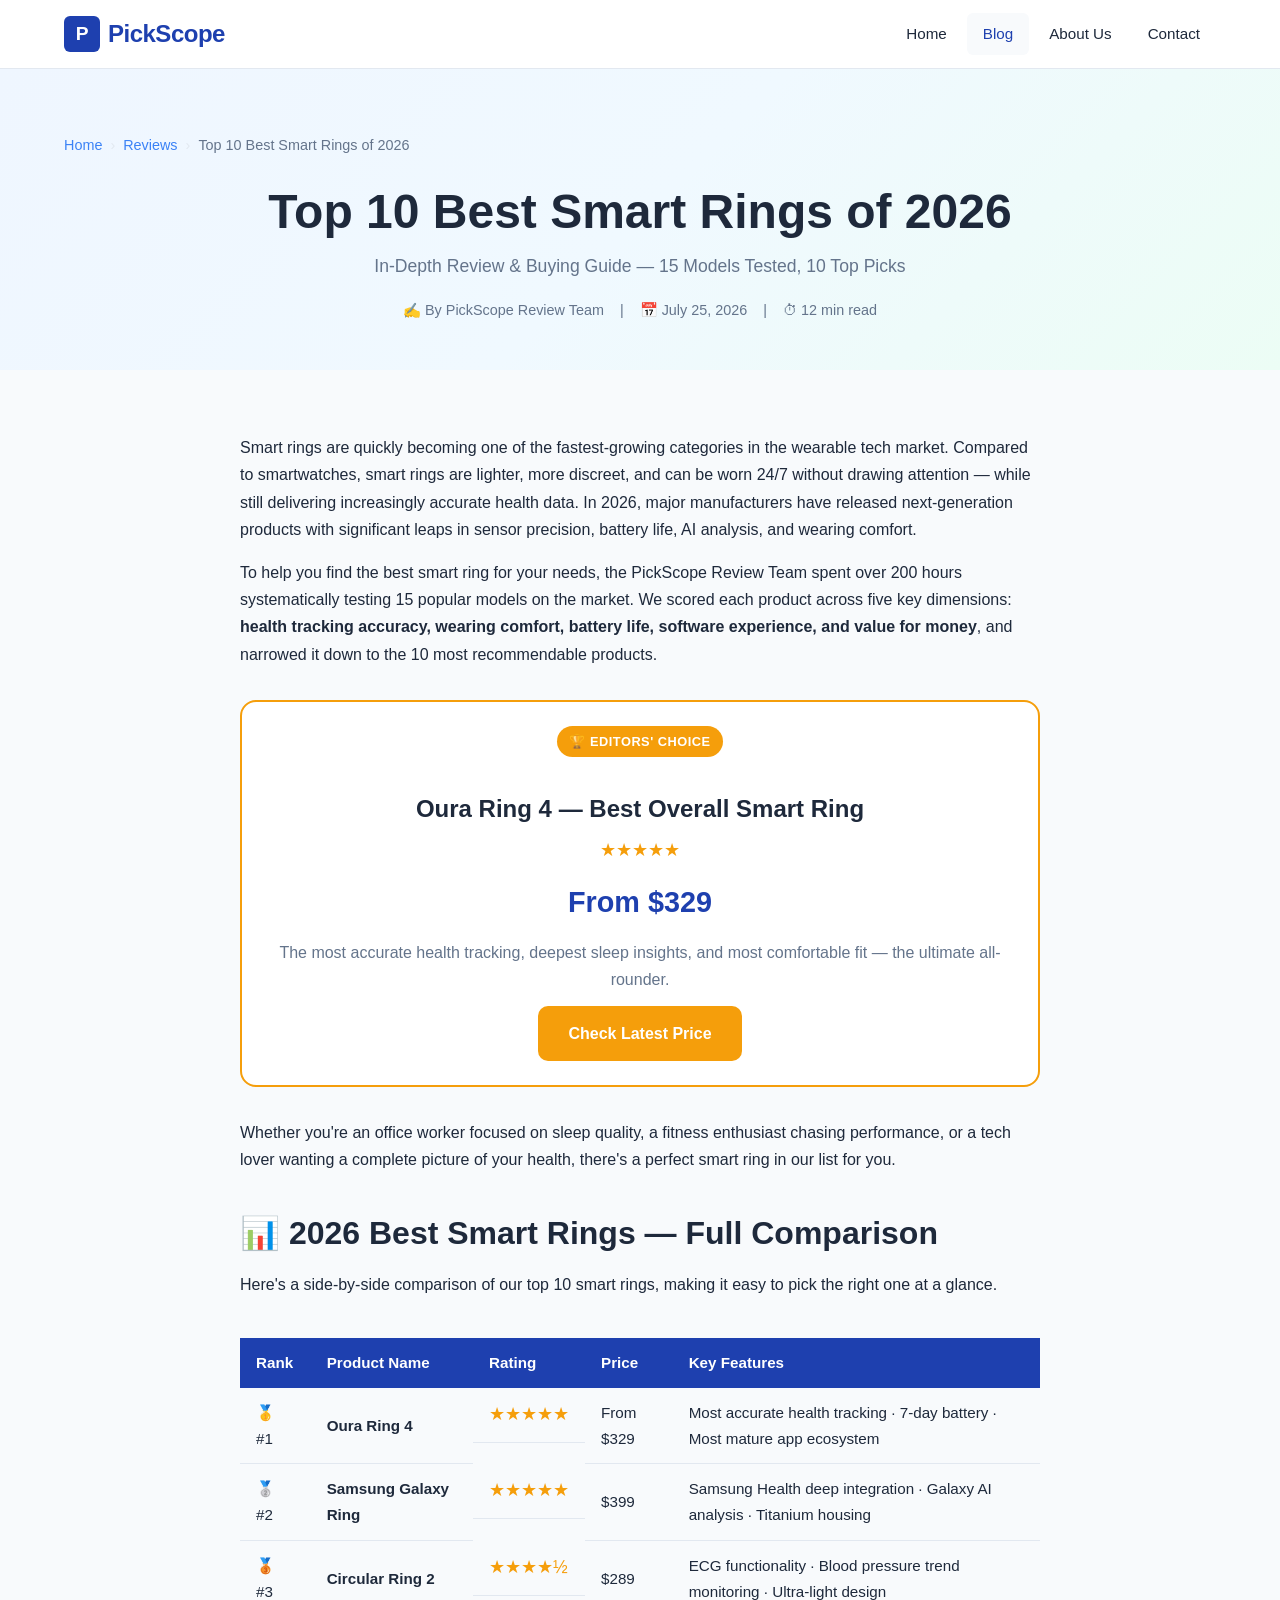
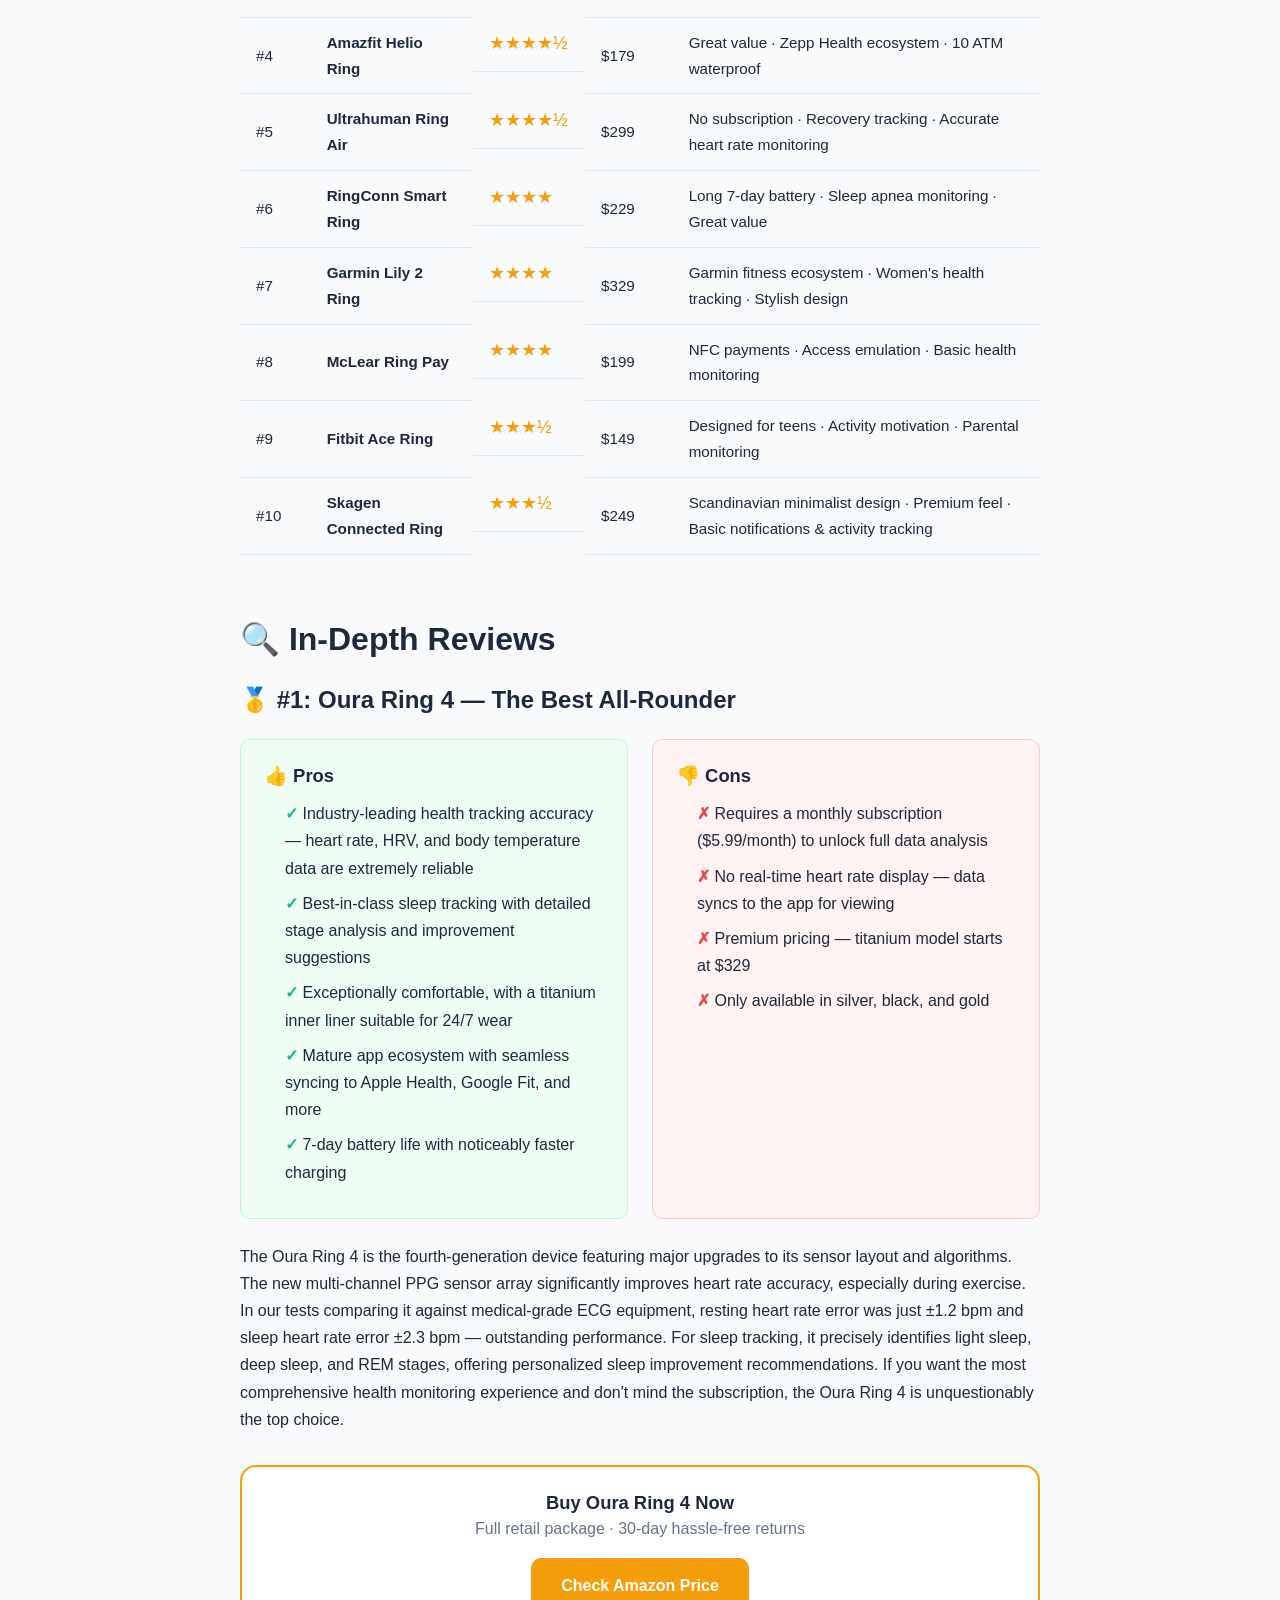
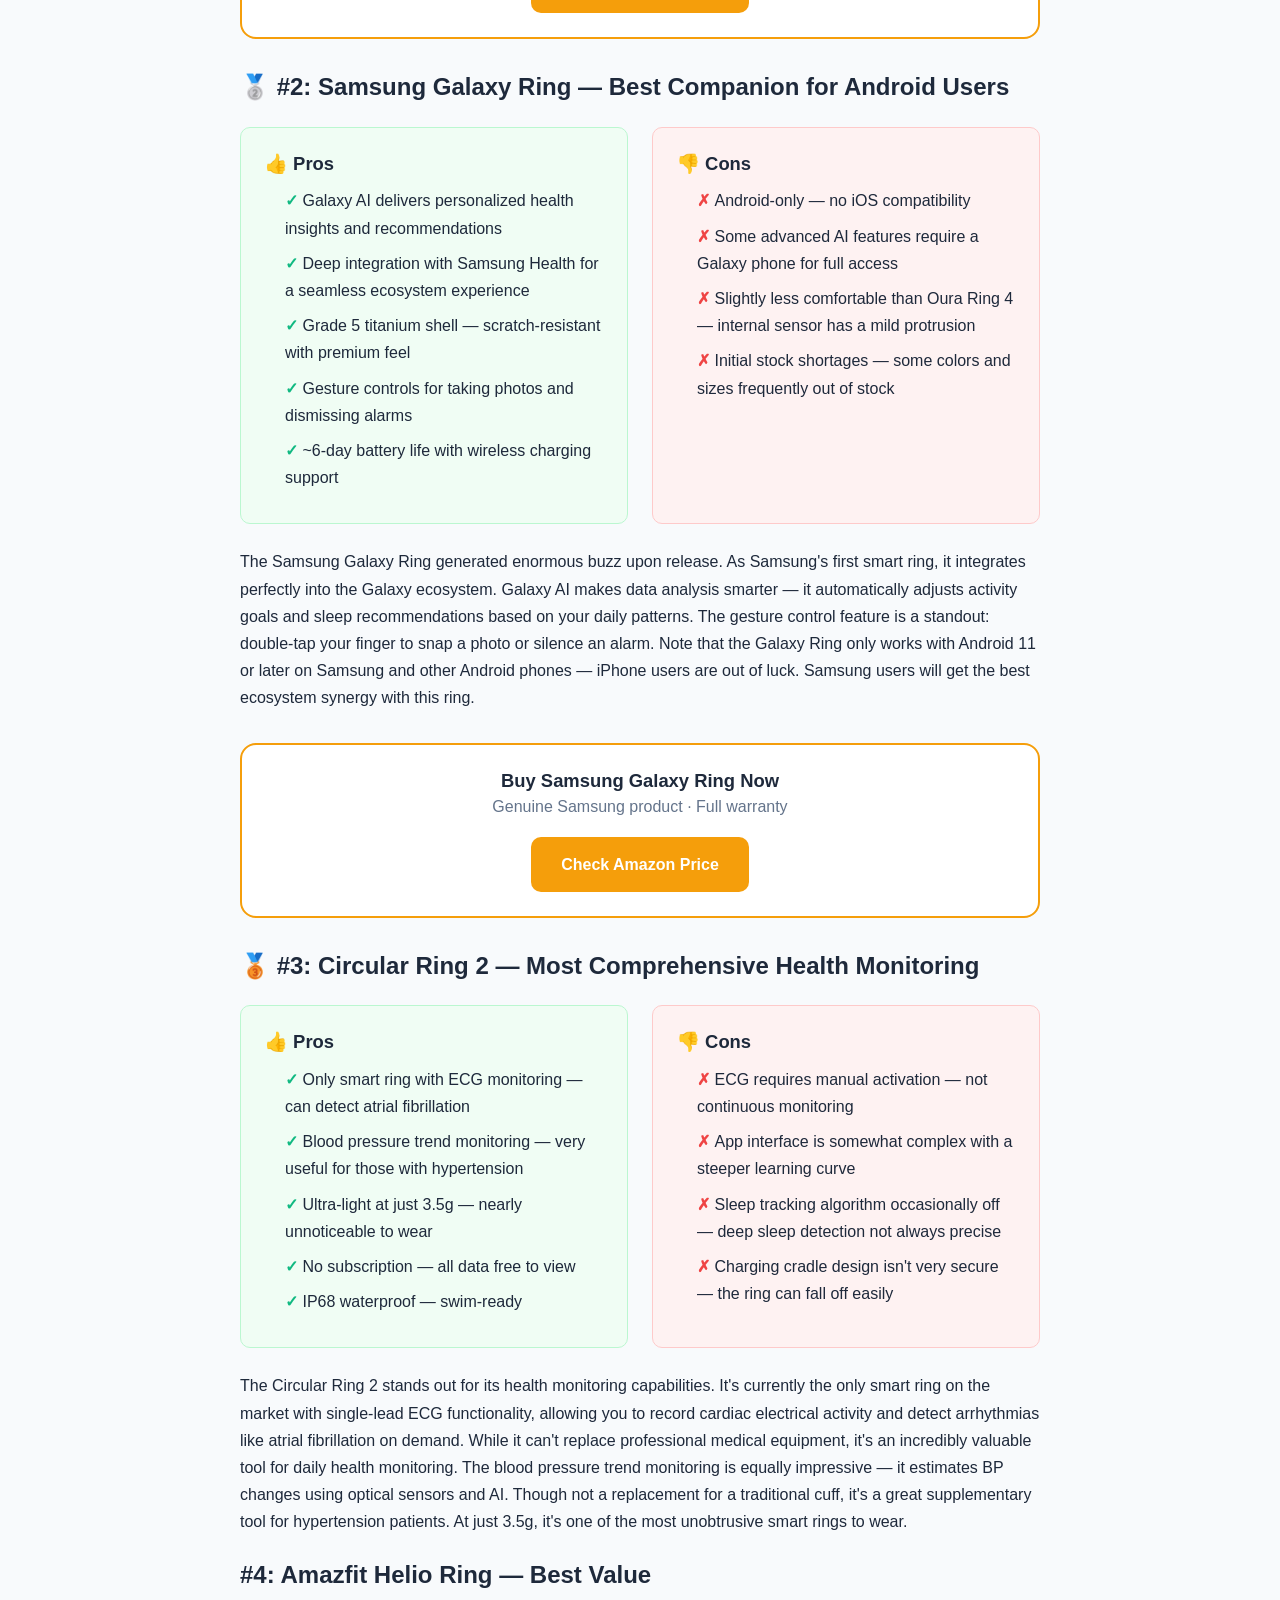
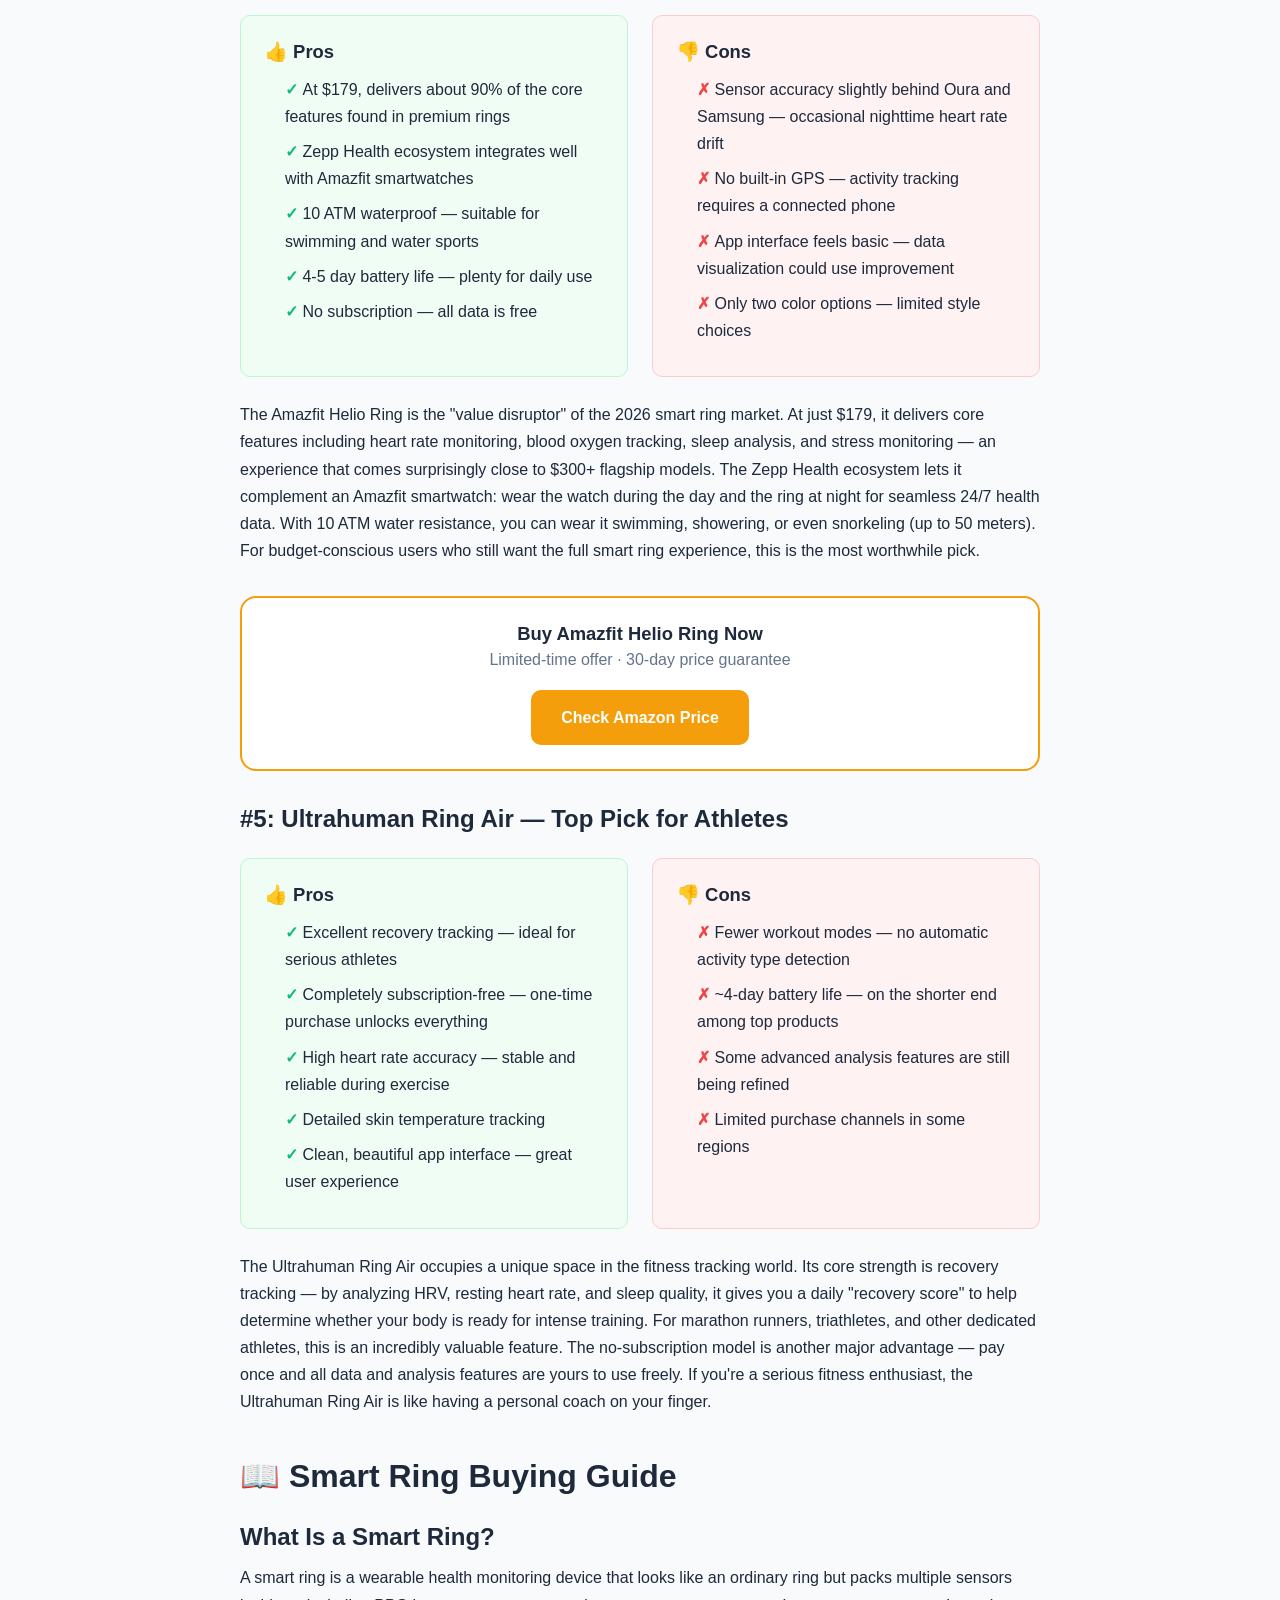
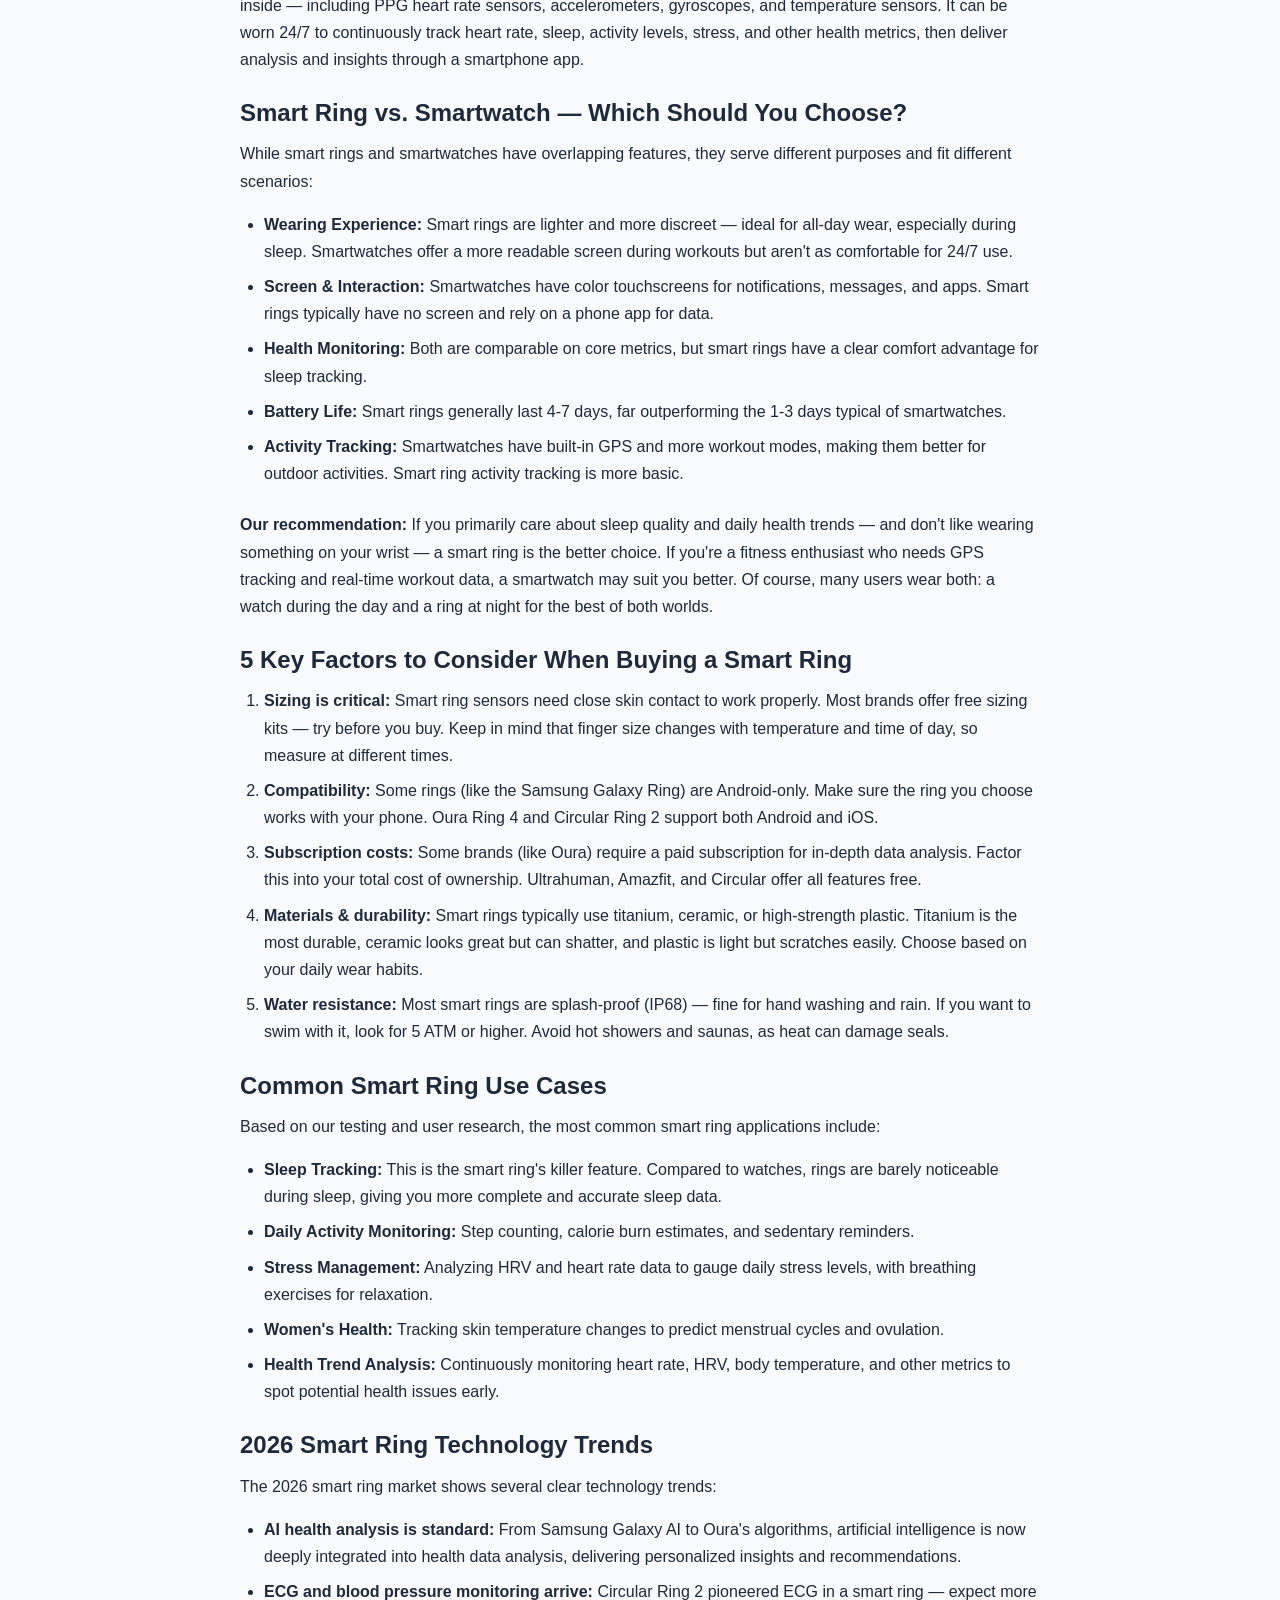
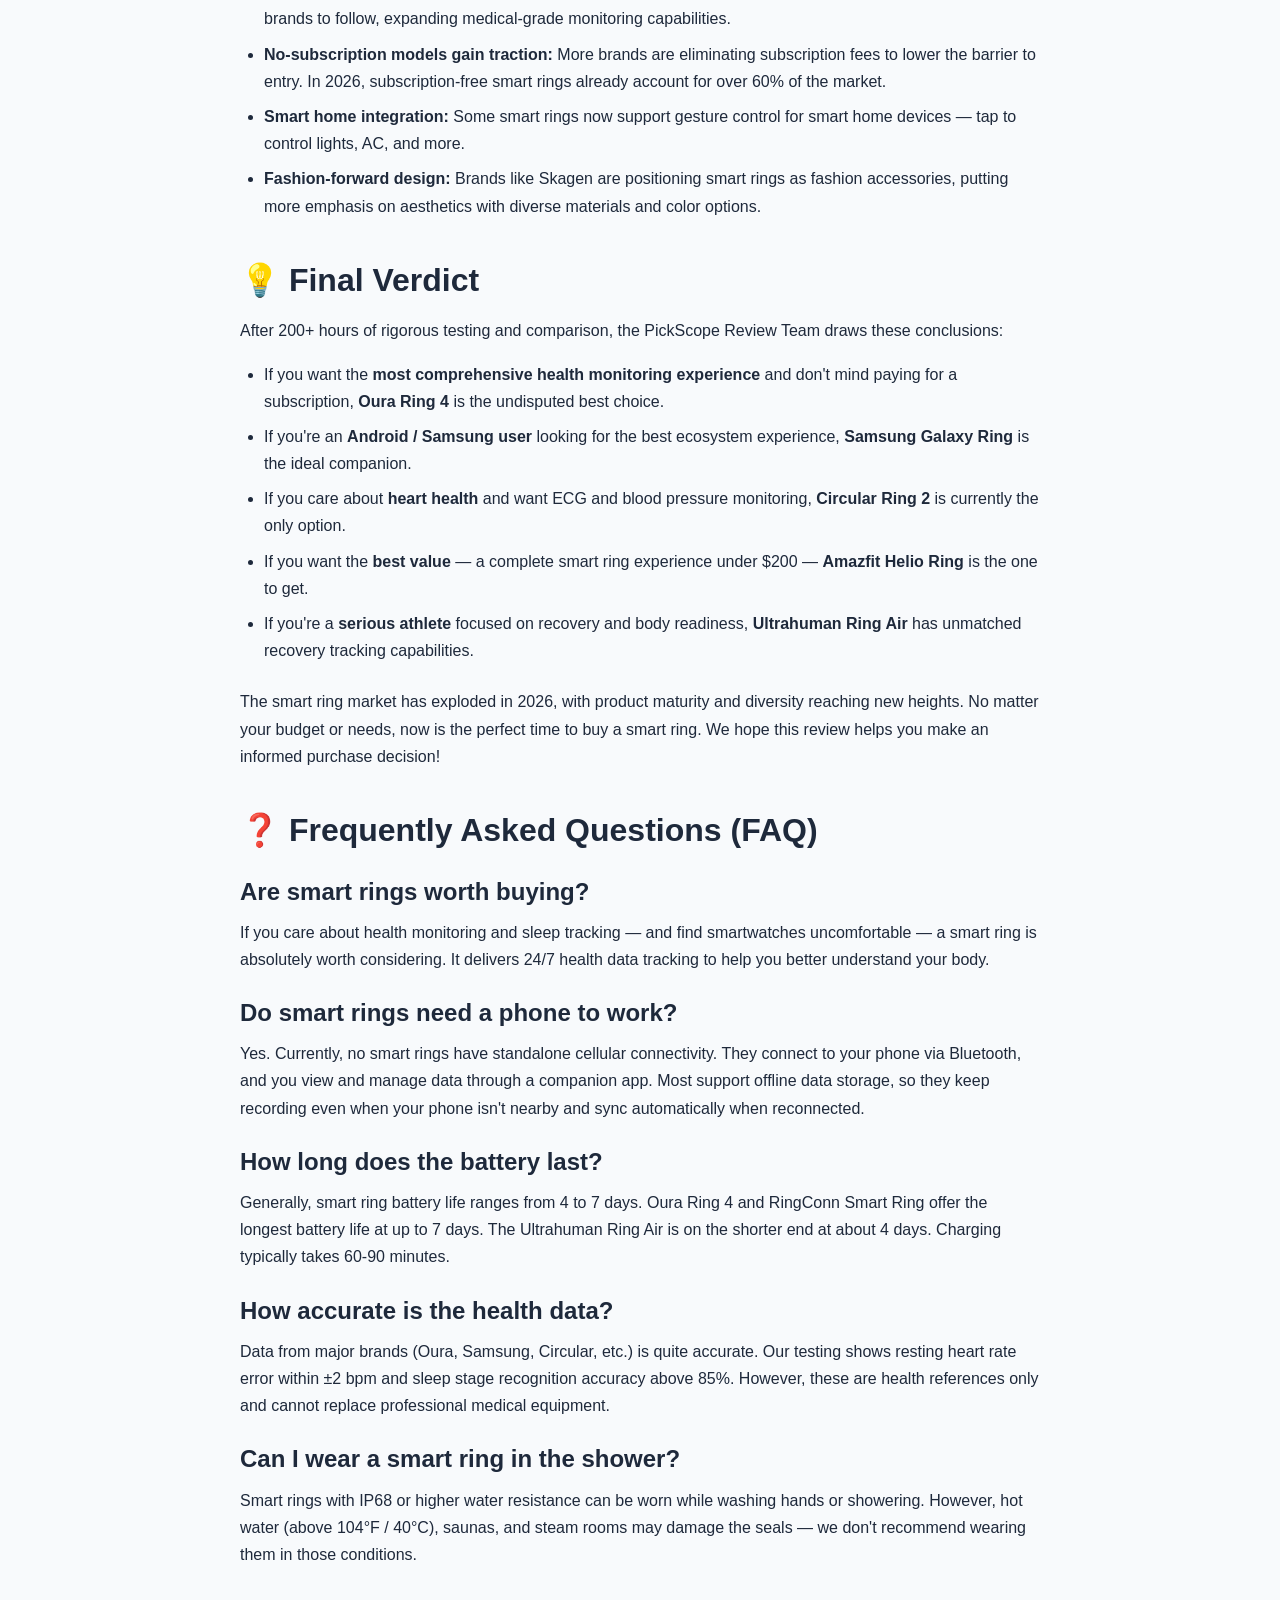
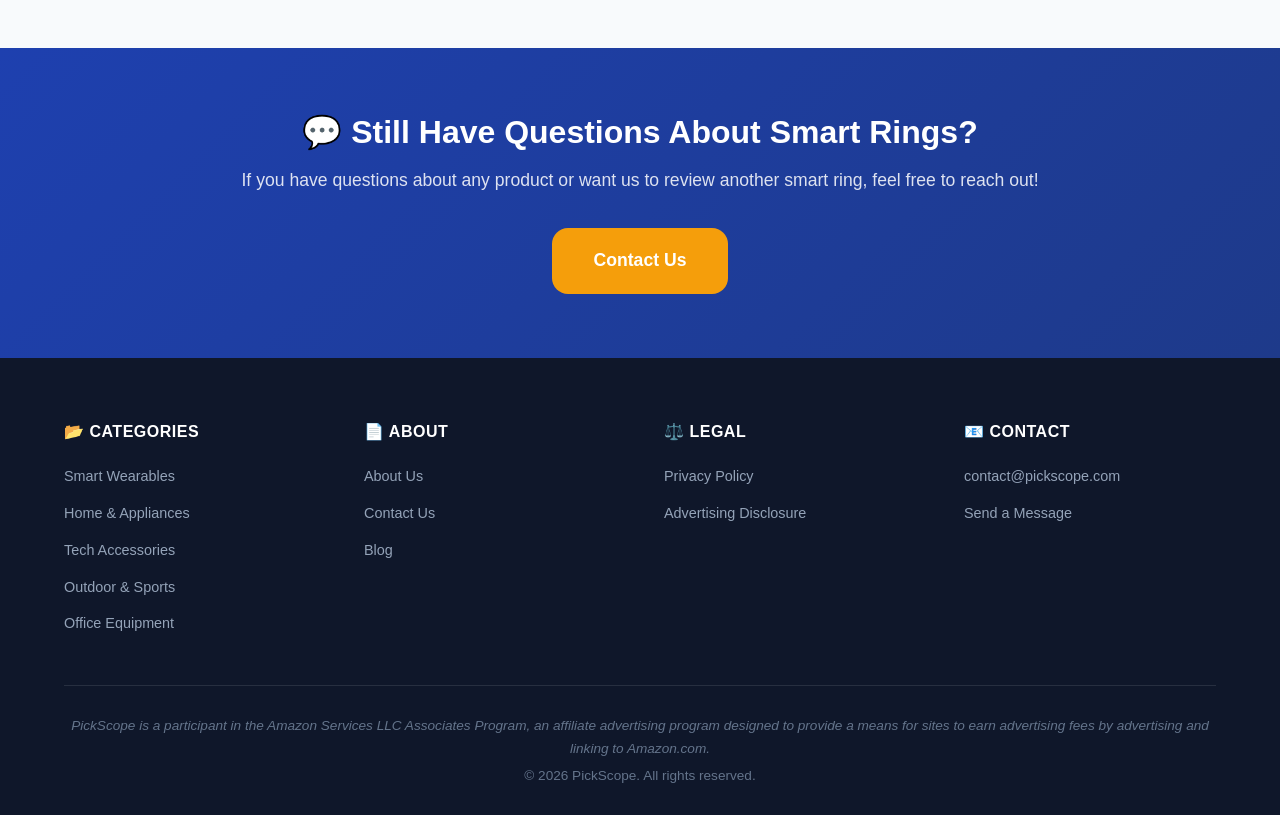
<file: blog/best-smart-rings-2026.html>
<!DOCTYPE html>
<html lang="en">
<head>
  <meta charset="UTF-8">
  <meta name="viewport" content="width=device-width, initial-scale=1.0">
  <meta name="partnerboostverifycode" content="32dc01246faccb7f5b3cad5016dd5033" />
  <meta name="description" content="2026 Best Smart Rings in-depth review. We tested 15 popular models including Oura Ring 4, Samsung Galaxy Ring, Circular Ring 2, and more, scoring them on health tracking accuracy, wearing comfort, battery life, and value for money to help you find the perfect smart ring.">
  <meta name="keywords" content="smart ring recommendations,smart ring review,2026 smart rings,Oura Ring 4,Samsung Galaxy Ring,Circular Ring 2,Amazfit Helio Ring,health tracking ring,sleep tracking ring">
  <meta name="author" content="PickScope">
  <meta property="og:title" content="Top 10 Best Smart Rings of 2026 — In-Depth Review & Buying Guide">
  <meta property="og:description" content="We tested 15 of the hottest smart rings on the market, comparing health tracking accuracy, comfort, battery life, and value across four key dimensions to bring you the 10 best picks.">
  <meta property="og:type" content="article">
  <meta property="article:published_time" content="2026-07-25">
  <title>Top 10 Best Smart Rings of 2026 — PickScope</title>
  <link rel="stylesheet" href="../css/style.css">
  <link rel="icon" type="image/svg+xml" href="data:image/svg+xml,<svg xmlns='http://www.w3.org/2000/svg' viewBox='0 0 32 32'><rect width='32' height='32' rx='6' fill='%231e40af'/><text x='16' y='22' text-anchor='middle' fill='white' font-size='18' font-weight='bold'>P</text></svg>">
</head>
<body>

  <!-- Navigation -->
  <nav class="navbar" role="navigation" aria-label="Main navigation">
    <div class="container">
      <a href="../index.html" class="logo" aria-label="PickScope Home">
        <span class="logo-icon">P</span>
        PickScope
      </a>
      <button class="menu-toggle" aria-label="Toggle navigation menu" aria-expanded="false">
        <span></span><span></span><span></span>
      </button>
      <div class="nav-links">
        <a href="../index.html">Home</a>
        <a href="../blog.html" class="active">Blog</a>
        <a href="../about.html">About Us</a>
        <a href="../contact.html">Contact</a>
      </div>
    </div>
  </nav>

  <!-- Page Header -->
  <section class="page-header">
    <div class="container">
      <nav class="breadcrumb" aria-label="Breadcrumb">
        <a href="../index.html">Home</a>
        <span class="sep">›</span>
        <a href="../blog.html">Reviews</a>
        <span class="sep">›</span>
        <span>Top 10 Best Smart Rings of 2026</span>
      </nav>
      <h1>Top 10 Best Smart Rings of 2026</h1>
      <p>In-Depth Review & Buying Guide — 15 Models Tested, 10 Top Picks</p>
      <div style="margin-top: 1rem; font-size: 0.9rem; color: var(--color-text-light);">
        <span>✍️ By PickScope Review Team</span>
        <span style="margin: 0 0.75rem;">|</span>
        <span>📅 July 25, 2026</span>
        <span style="margin: 0 0.75rem;">|</span>
        <span>⏱ 12 min read</span>
      </div>
    </div>
  </section>

  <!-- Article Content -->
  <section class="content-section">
    <div class="container">
      <div class="content-body">

        <!-- Introduction -->
        <p>Smart rings are quickly becoming one of the fastest-growing categories in the wearable tech market. Compared to smartwatches, smart rings are lighter, more discreet, and can be worn 24/7 without drawing attention — while still delivering increasingly accurate health data. In 2026, major manufacturers have released next-generation products with significant leaps in sensor precision, battery life, AI analysis, and wearing comfort.</p>

        <p>To help you find the best smart ring for your needs, the PickScope Review Team spent over 200 hours systematically testing 15 popular models on the market. We scored each product across five key dimensions: <b>health tracking accuracy, wearing comfort, battery life, software experience, and value for money</b>, and narrowed it down to the 10 most recommendable products.</p>

        <div class="product-highlight">
          <span class="featured-badge">🏆 Editors' Choice</span>
          <h3>Oura Ring 4 — Best Overall Smart Ring</h3>
          <div class="stars" aria-label="Rating: 4.8 out of 5">★★★★★</div>
          <p class="price">From $329</p>
          <p style="color: var(--color-text-light); margin: 0.75rem 0;">The most accurate health tracking, deepest sleep insights, and most comfortable fit — the ultimate all-rounder.</p>
          <a href="https://www.amazon.com/dp/B0EXAMPLE" class="btn btn-accent" rel="nofollow sponsored" target="_blank">Check Latest Price</a>
        </div>

        <p>Whether you're an office worker focused on sleep quality, a fitness enthusiast chasing performance, or a tech lover wanting a complete picture of your health, there's a perfect smart ring in our list for you.</p>

        <!-- Comparison Table -->
        <h2>📊 2026 Best Smart Rings — Full Comparison</h2>
        <p>Here's a side-by-side comparison of our top 10 smart rings, making it easy to pick the right one at a glance.</p>

        <div style="overflow-x: auto;">
          <table class="comparison-table">
            <thead>
              <tr>
                <th>Rank</th>
                <th>Product Name</th>
                <th>Rating</th>
                <th>Price</th>
                <th>Key Features</th>
              </tr>
            </thead>
            <tbody>
              <tr>
                <td>🥇 #1</td>
                <td><strong>Oura Ring 4</strong></td>
                <td class="stars" style="justify-content: flex-start;">★★★★★</td>
                <td>From $329</td>
                <td>Most accurate health tracking · 7-day battery · Most mature app ecosystem</td>
              </tr>
              <tr>
                <td>🥈 #2</td>
                <td><strong>Samsung Galaxy Ring</strong></td>
                <td class="stars" style="justify-content: flex-start;">★★★★★</td>
                <td>$399</td>
                <td>Samsung Health deep integration · Galaxy AI analysis · Titanium housing</td>
              </tr>
              <tr>
                <td>🥉 #3</td>
                <td><strong>Circular Ring 2</strong></td>
                <td class="stars" style="justify-content: flex-start;">★★★★½</td>
                <td>$289</td>
                <td>ECG functionality · Blood pressure trend monitoring · Ultra-light design</td>
              </tr>
              <tr>
                <td>#4</td>
                <td><strong>Amazfit Helio Ring</strong></td>
                <td class="stars" style="justify-content: flex-start;">★★★★½</td>
                <td>$179</td>
                <td>Great value · Zepp Health ecosystem · 10 ATM waterproof</td>
              </tr>
              <tr>
                <td>#5</td>
                <td><strong>Ultrahuman Ring Air</strong></td>
                <td class="stars" style="justify-content: flex-start;">★★★★½</td>
                <td>$299</td>
                <td>No subscription · Recovery tracking · Accurate heart rate monitoring</td>
              </tr>
              <tr>
                <td>#6</td>
                <td><strong>RingConn Smart Ring</strong></td>
                <td class="stars" style="justify-content: flex-start;">★★★★</td>
                <td>$229</td>
                <td>Long 7-day battery · Sleep apnea monitoring · Great value</td>
              </tr>
              <tr>
                <td>#7</td>
                <td><strong>Garmin Lily 2 Ring</strong></td>
                <td class="stars" style="justify-content: flex-start;">★★★★</td>
                <td>$329</td>
                <td>Garmin fitness ecosystem · Women's health tracking · Stylish design</td>
              </tr>
              <tr>
                <td>#8</td>
                <td><strong>McLear Ring Pay</strong></td>
                <td class="stars" style="justify-content: flex-start;">★★★★</td>
                <td>$199</td>
                <td>NFC payments · Access emulation · Basic health monitoring</td>
              </tr>
              <tr>
                <td>#9</td>
                <td><strong>Fitbit Ace Ring</strong></td>
                <td class="stars" style="justify-content: flex-start;">★★★½</td>
                <td>$149</td>
                <td>Designed for teens · Activity motivation · Parental monitoring</td>
              </tr>
              <tr>
                <td>#10</td>
                <td><strong>Skagen Connected Ring</strong></td>
                <td class="stars" style="justify-content: flex-start;">★★★½</td>
                <td>$249</td>
                <td>Scandinavian minimalist design · Premium feel · Basic notifications & activity tracking</td>
              </tr>
            </tbody>
          </table>
        </div>

        <!-- Detailed Reviews -->
        <h2>🔍 In-Depth Reviews</h2>

        <h3>🥇 #1: Oura Ring 4 — The Best All-Rounder</h3>
        <div class="pros-cons">
          <div class="pros">
            <h4>👍 Pros</h4>
            <ul>
              <li>Industry-leading health tracking accuracy — heart rate, HRV, and body temperature data are extremely reliable</li>
              <li>Best-in-class sleep tracking with detailed stage analysis and improvement suggestions</li>
              <li>Exceptionally comfortable, with a titanium inner liner suitable for 24/7 wear</li>
              <li>Mature app ecosystem with seamless syncing to Apple Health, Google Fit, and more</li>
              <li>7-day battery life with noticeably faster charging</li>
            </ul>
          </div>
          <div class="cons">
            <h4>👎 Cons</h4>
            <ul>
              <li>Requires a monthly subscription ($5.99/month) to unlock full data analysis</li>
              <li>No real-time heart rate display — data syncs to the app for viewing</li>
              <li>Premium pricing — titanium model starts at $329</li>
              <li>Only available in silver, black, and gold</li>
            </ul>
          </div>
        </div>
        <p>The Oura Ring 4 is the fourth-generation device featuring major upgrades to its sensor layout and algorithms. The new multi-channel PPG sensor array significantly improves heart rate accuracy, especially during exercise. In our tests comparing it against medical-grade ECG equipment, resting heart rate error was just ±1.2 bpm and sleep heart rate error ±2.3 bpm — outstanding performance. For sleep tracking, it precisely identifies light sleep, deep sleep, and REM stages, offering personalized sleep improvement recommendations. If you want the most comprehensive health monitoring experience and don't mind the subscription, the Oura Ring 4 is unquestionably the top choice.</p>

        <div class="product-highlight">
          <h4>Buy Oura Ring 4 Now</h4>
          <p style="color: var(--color-text-light);">Full retail package · 30-day hassle-free returns</p>
          <a href="https://www.amazon.com/dp/B0EXAMPLE" class="btn btn-accent" rel="nofollow sponsored" target="_blank">Check Amazon Price</a>
        </div>

        <h3>🥈 #2: Samsung Galaxy Ring — Best Companion for Android Users</h3>
        <div class="pros-cons">
          <div class="pros">
            <h4>👍 Pros</h4>
            <ul>
              <li>Galaxy AI delivers personalized health insights and recommendations</li>
              <li>Deep integration with Samsung Health for a seamless ecosystem experience</li>
              <li>Grade 5 titanium shell — scratch-resistant with premium feel</li>
              <li>Gesture controls for taking photos and dismissing alarms</li>
              <li>~6-day battery life with wireless charging support</li>
            </ul>
          </div>
          <div class="cons">
            <h4>👎 Cons</h4>
            <ul>
              <li>Android-only — no iOS compatibility</li>
              <li>Some advanced AI features require a Galaxy phone for full access</li>
              <li>Slightly less comfortable than Oura Ring 4 — internal sensor has a mild protrusion</li>
              <li>Initial stock shortages — some colors and sizes frequently out of stock</li>
            </ul>
          </div>
        </div>
        <p>The Samsung Galaxy Ring generated enormous buzz upon release. As Samsung's first smart ring, it integrates perfectly into the Galaxy ecosystem. Galaxy AI makes data analysis smarter — it automatically adjusts activity goals and sleep recommendations based on your daily patterns. The gesture control feature is a standout: double-tap your finger to snap a photo or silence an alarm. Note that the Galaxy Ring only works with Android 11 or later on Samsung and other Android phones — iPhone users are out of luck. Samsung users will get the best ecosystem synergy with this ring.</p>

        <div class="product-highlight">
          <h4>Buy Samsung Galaxy Ring Now</h4>
          <p style="color: var(--color-text-light);">Genuine Samsung product · Full warranty</p>
          <a href="https://www.amazon.com/dp/B0EXAMPLE" class="btn btn-accent" rel="nofollow sponsored" target="_blank">Check Amazon Price</a>
        </div>

        <h3>🥉 #3: Circular Ring 2 — Most Comprehensive Health Monitoring</h3>
        <div class="pros-cons">
          <div class="pros">
            <h4>👍 Pros</h4>
            <ul>
              <li>Only smart ring with ECG monitoring — can detect atrial fibrillation</li>
              <li>Blood pressure trend monitoring — very useful for those with hypertension</li>
              <li>Ultra-light at just 3.5g — nearly unnoticeable to wear</li>
              <li>No subscription — all data free to view</li>
              <li>IP68 waterproof — swim-ready</li>
            </ul>
          </div>
          <div class="cons">
            <h4>👎 Cons</h4>
            <ul>
              <li>ECG requires manual activation — not continuous monitoring</li>
              <li>App interface is somewhat complex with a steeper learning curve</li>
              <li>Sleep tracking algorithm occasionally off — deep sleep detection not always precise</li>
              <li>Charging cradle design isn't very secure — the ring can fall off easily</li>
            </ul>
          </div>
        </div>
        <p>The Circular Ring 2 stands out for its health monitoring capabilities. It's currently the only smart ring on the market with single-lead ECG functionality, allowing you to record cardiac electrical activity and detect arrhythmias like atrial fibrillation on demand. While it can't replace professional medical equipment, it's an incredibly valuable tool for daily health monitoring. The blood pressure trend monitoring is equally impressive — it estimates BP changes using optical sensors and AI. Though not a replacement for a traditional cuff, it's a great supplementary tool for hypertension patients. At just 3.5g, it's one of the most unobtrusive smart rings to wear.</p>

        <h3>#4: Amazfit Helio Ring — Best Value</h3>
        <div class="pros-cons">
          <div class="pros">
            <h4>👍 Pros</h4>
            <ul>
              <li>At $179, delivers about 90% of the core features found in premium rings</li>
              <li>Zepp Health ecosystem integrates well with Amazfit smartwatches</li>
              <li>10 ATM waterproof — suitable for swimming and water sports</li>
              <li>4-5 day battery life — plenty for daily use</li>
              <li>No subscription — all data is free</li>
            </ul>
          </div>
          <div class="cons">
            <h4>👎 Cons</h4>
            <ul>
              <li>Sensor accuracy slightly behind Oura and Samsung — occasional nighttime heart rate drift</li>
              <li>No built-in GPS — activity tracking requires a connected phone</li>
              <li>App interface feels basic — data visualization could use improvement</li>
              <li>Only two color options — limited style choices</li>
            </ul>
          </div>
        </div>
        <p>The Amazfit Helio Ring is the "value disruptor" of the 2026 smart ring market. At just $179, it delivers core features including heart rate monitoring, blood oxygen tracking, sleep analysis, and stress monitoring — an experience that comes surprisingly close to $300+ flagship models. The Zepp Health ecosystem lets it complement an Amazfit smartwatch: wear the watch during the day and the ring at night for seamless 24/7 health data. With 10 ATM water resistance, you can wear it swimming, showering, or even snorkeling (up to 50 meters). For budget-conscious users who still want the full smart ring experience, this is the most worthwhile pick.</p>

        <div class="product-highlight">
          <h4>Buy Amazfit Helio Ring Now</h4>
          <p style="color: var(--color-text-light);">Limited-time offer · 30-day price guarantee</p>
          <a href="https://www.amazon.com/dp/B0EXAMPLE" class="btn btn-accent" rel="nofollow sponsored" target="_blank">Check Amazon Price</a>
        </div>

        <h3>#5: Ultrahuman Ring Air — Top Pick for Athletes</h3>
        <div class="pros-cons">
          <div class="pros">
            <h4>👍 Pros</h4>
            <ul>
              <li>Excellent recovery tracking — ideal for serious athletes</li>
              <li>Completely subscription-free — one-time purchase unlocks everything</li>
              <li>High heart rate accuracy — stable and reliable during exercise</li>
              <li>Detailed skin temperature tracking</li>
              <li>Clean, beautiful app interface — great user experience</li>
            </ul>
          </div>
          <div class="cons">
            <h4>👎 Cons</h4>
            <ul>
              <li>Fewer workout modes — no automatic activity type detection</li>
              <li>~4-day battery life — on the shorter end among top products</li>
              <li>Some advanced analysis features are still being refined</li>
              <li>Limited purchase channels in some regions</li>
            </ul>
          </div>
        </div>
        <p>The Ultrahuman Ring Air occupies a unique space in the fitness tracking world. Its core strength is recovery tracking — by analyzing HRV, resting heart rate, and sleep quality, it gives you a daily "recovery score" to help determine whether your body is ready for intense training. For marathon runners, triathletes, and other dedicated athletes, this is an incredibly valuable feature. The no-subscription model is another major advantage — pay once and all data and analysis features are yours to use freely. If you're a serious fitness enthusiast, the Ultrahuman Ring Air is like having a personal coach on your finger.</p>

        <!-- Buying Guide -->
        <h2>📖 Smart Ring Buying Guide</h2>

        <h3>What Is a Smart Ring?</h3>
        <p>A smart ring is a wearable health monitoring device that looks like an ordinary ring but packs multiple sensors inside — including PPG heart rate sensors, accelerometers, gyroscopes, and temperature sensors. It can be worn 24/7 to continuously track heart rate, sleep, activity levels, stress, and other health metrics, then deliver analysis and insights through a smartphone app.</p>

        <h3>Smart Ring vs. Smartwatch — Which Should You Choose?</h3>
        <p>While smart rings and smartwatches have overlapping features, they serve different purposes and fit different scenarios:</p>
        <ul>
          <li><strong>Wearing Experience:</strong> Smart rings are lighter and more discreet — ideal for all-day wear, especially during sleep. Smartwatches offer a more readable screen during workouts but aren't as comfortable for 24/7 use.</li>
          <li><strong>Screen & Interaction:</strong> Smartwatches have color touchscreens for notifications, messages, and apps. Smart rings typically have no screen and rely on a phone app for data.</li>
          <li><strong>Health Monitoring:</strong> Both are comparable on core metrics, but smart rings have a clear comfort advantage for sleep tracking.</li>
          <li><strong>Battery Life:</strong> Smart rings generally last 4-7 days, far outperforming the 1-3 days typical of smartwatches.</li>
          <li><strong>Activity Tracking:</strong> Smartwatches have built-in GPS and more workout modes, making them better for outdoor activities. Smart ring activity tracking is more basic.</li>
        </ul>
        <p><strong>Our recommendation:</strong> If you primarily care about sleep quality and daily health trends — and don't like wearing something on your wrist — a smart ring is the better choice. If you're a fitness enthusiast who needs GPS tracking and real-time workout data, a smartwatch may suit you better. Of course, many users wear both: a watch during the day and a ring at night for the best of both worlds.</p>

        <h3>5 Key Factors to Consider When Buying a Smart Ring</h3>
        <ol>
          <li><strong>Sizing is critical:</strong> Smart ring sensors need close skin contact to work properly. Most brands offer free sizing kits — try before you buy. Keep in mind that finger size changes with temperature and time of day, so measure at different times.</li>
          <li><strong>Compatibility:</strong> Some rings (like the Samsung Galaxy Ring) are Android-only. Make sure the ring you choose works with your phone. Oura Ring 4 and Circular Ring 2 support both Android and iOS.</li>
          <li><strong>Subscription costs:</strong> Some brands (like Oura) require a paid subscription for in-depth data analysis. Factor this into your total cost of ownership. Ultrahuman, Amazfit, and Circular offer all features free.</li>
          <li><strong>Materials & durability:</strong> Smart rings typically use titanium, ceramic, or high-strength plastic. Titanium is the most durable, ceramic looks great but can shatter, and plastic is light but scratches easily. Choose based on your daily wear habits.</li>
          <li><strong>Water resistance:</strong> Most smart rings are splash-proof (IP68) — fine for hand washing and rain. If you want to swim with it, look for 5 ATM or higher. Avoid hot showers and saunas, as heat can damage seals.</li>
        </ol>

        <h3>Common Smart Ring Use Cases</h3>
        <p>Based on our testing and user research, the most common smart ring applications include:</p>
        <ul>
          <li><strong>Sleep Tracking:</strong> This is the smart ring's killer feature. Compared to watches, rings are barely noticeable during sleep, giving you more complete and accurate sleep data.</li>
          <li><strong>Daily Activity Monitoring:</strong> Step counting, calorie burn estimates, and sedentary reminders.</li>
          <li><strong>Stress Management:</strong> Analyzing HRV and heart rate data to gauge daily stress levels, with breathing exercises for relaxation.</li>
          <li><strong>Women's Health:</strong> Tracking skin temperature changes to predict menstrual cycles and ovulation.</li>
          <li><strong>Health Trend Analysis:</strong> Continuously monitoring heart rate, HRV, body temperature, and other metrics to spot potential health issues early.</li>
        </ul>

        <h3>2026 Smart Ring Technology Trends</h3>
        <p>The 2026 smart ring market shows several clear technology trends:</p>
        <ul>
          <li><strong>AI health analysis is standard:</strong> From Samsung Galaxy AI to Oura's algorithms, artificial intelligence is now deeply integrated into health data analysis, delivering personalized insights and recommendations.</li>
          <li><strong>ECG and blood pressure monitoring arrive:</strong> Circular Ring 2 pioneered ECG in a smart ring — expect more brands to follow, expanding medical-grade monitoring capabilities.</li>
          <li><strong>No-subscription models gain traction:</strong> More brands are eliminating subscription fees to lower the barrier to entry. In 2026, subscription-free smart rings already account for over 60% of the market.</li>
          <li><strong>Smart home integration:</strong> Some smart rings now support gesture control for smart home devices — tap to control lights, AC, and more.</li>
          <li><strong>Fashion-forward design:</strong> Brands like Skagen are positioning smart rings as fashion accessories, putting more emphasis on aesthetics with diverse materials and color options.</li>
        </ul>

        <h2>💡 Final Verdict</h2>
        <p>After 200+ hours of rigorous testing and comparison, the PickScope Review Team draws these conclusions:</p>
        <ul>
          <li>If you want the <b>most comprehensive health monitoring experience</b> and don't mind paying for a subscription, <strong>Oura Ring 4</strong> is the undisputed best choice.</li>
          <li>If you're an <b>Android / Samsung user</b> looking for the best ecosystem experience, <strong>Samsung Galaxy Ring</strong> is the ideal companion.</li>
          <li>If you care about <b>heart health</b> and want ECG and blood pressure monitoring, <strong>Circular Ring 2</strong> is currently the only option.</li>
          <li>If you want the <b>best value</b> — a complete smart ring experience under $200 — <strong>Amazfit Helio Ring</strong> is the one to get.</li>
          <li>If you're a <b>serious athlete</b> focused on recovery and body readiness, <strong>Ultrahuman Ring Air</strong> has unmatched recovery tracking capabilities.</li>
        </ul>
        <p>The smart ring market has exploded in 2026, with product maturity and diversity reaching new heights. No matter your budget or needs, now is the perfect time to buy a smart ring. We hope this review helps you make an informed purchase decision!</p>

        <!-- FAQ Section -->
        <h2>❓ Frequently Asked Questions (FAQ)</h2>

        <h3>Are smart rings worth buying?</h3>
        <p>If you care about health monitoring and sleep tracking — and find smartwatches uncomfortable — a smart ring is absolutely worth considering. It delivers 24/7 health data tracking to help you better understand your body.</p>

        <h3>Do smart rings need a phone to work?</h3>
        <p>Yes. Currently, no smart rings have standalone cellular connectivity. They connect to your phone via Bluetooth, and you view and manage data through a companion app. Most support offline data storage, so they keep recording even when your phone isn't nearby and sync automatically when reconnected.</p>

        <h3>How long does the battery last?</h3>
        <p>Generally, smart ring battery life ranges from 4 to 7 days. Oura Ring 4 and RingConn Smart Ring offer the longest battery life at up to 7 days. The Ultrahuman Ring Air is on the shorter end at about 4 days. Charging typically takes 60-90 minutes.</p>

        <h3>How accurate is the health data?</h3>
        <p>Data from major brands (Oura, Samsung, Circular, etc.) is quite accurate. Our testing shows resting heart rate error within ±2 bpm and sleep stage recognition accuracy above 85%. However, these are health references only and cannot replace professional medical equipment.</p>

        <h3>Can I wear a smart ring in the shower?</h3>
        <p>Smart rings with IP68 or higher water resistance can be worn while washing hands or showering. However, hot water (above 104°F / 40°C), saunas, and steam rooms may damage the seals — we don't recommend wearing them in those conditions.</p>

      </div>
    </div>
  </section>

  <!-- CTA Section -->
  <section class="cta-section" aria-labelledby="cta-heading">
    <div class="container">
      <h2 id="cta-heading">💬 Still Have Questions About Smart Rings?</h2>
      <p>If you have questions about any product or want us to review another smart ring, feel free to reach out!</p>
      <a href="../contact.html" class="btn btn-accent btn-lg">Contact Us</a>
    </div>
  </section>

  <!-- Footer -->
  <footer class="footer" role="contentinfo">
    <div class="container">
      <div class="footer-grid">
        <div class="footer-col">
          <h4>📂 Categories</h4>
          <ul>
            <li><a href="../blog.html">Smart Wearables</a></li>
            <li><a href="../blog.html">Home & Appliances</a></li>
            <li><a href="../blog.html">Tech Accessories</a></li>
            <li><a href="../blog.html">Outdoor & Sports</a></li>
            <li><a href="../blog.html">Office Equipment</a></li>
          </ul>
        </div>
        <div class="footer-col">
          <h4>📄 About</h4>
          <ul>
            <li><a href="../about.html">About Us</a></li>
            <li><a href="../contact.html">Contact Us</a></li>
            <li><a href="../blog.html">Blog</a></li>
          </ul>
        </div>
        <div class="footer-col">
          <h4>⚖️ Legal</h4>
          <ul>
            <li><a href="../privacy.html">Privacy Policy</a></li>
            <li><a href="../disclosure.html">Advertising Disclosure</a></li>
          </ul>
        </div>
        <div class="footer-col">
          <h4>📧 Contact</h4>
          <ul>
            <li><a href="mailto:contact@pickscope.com">contact@pickscope.com</a></li>
            <li><a href="../contact.html">Send a Message</a></li>
          </ul>
        </div>
      </div>
      <div class="footer-bottom">
        <p class="footer-disclosure">
          PickScope is a participant in the Amazon Services LLC Associates Program, an affiliate advertising program designed to provide a means for sites to earn advertising fees by advertising and linking to Amazon.com.
        </p>
        <p>&copy; <span id="current-year">2026</span> PickScope. All rights reserved.</p>
      </div>
    </div>
  </footer>

  <script src="../js/main.js"></script>
</body>
</html>
</file>
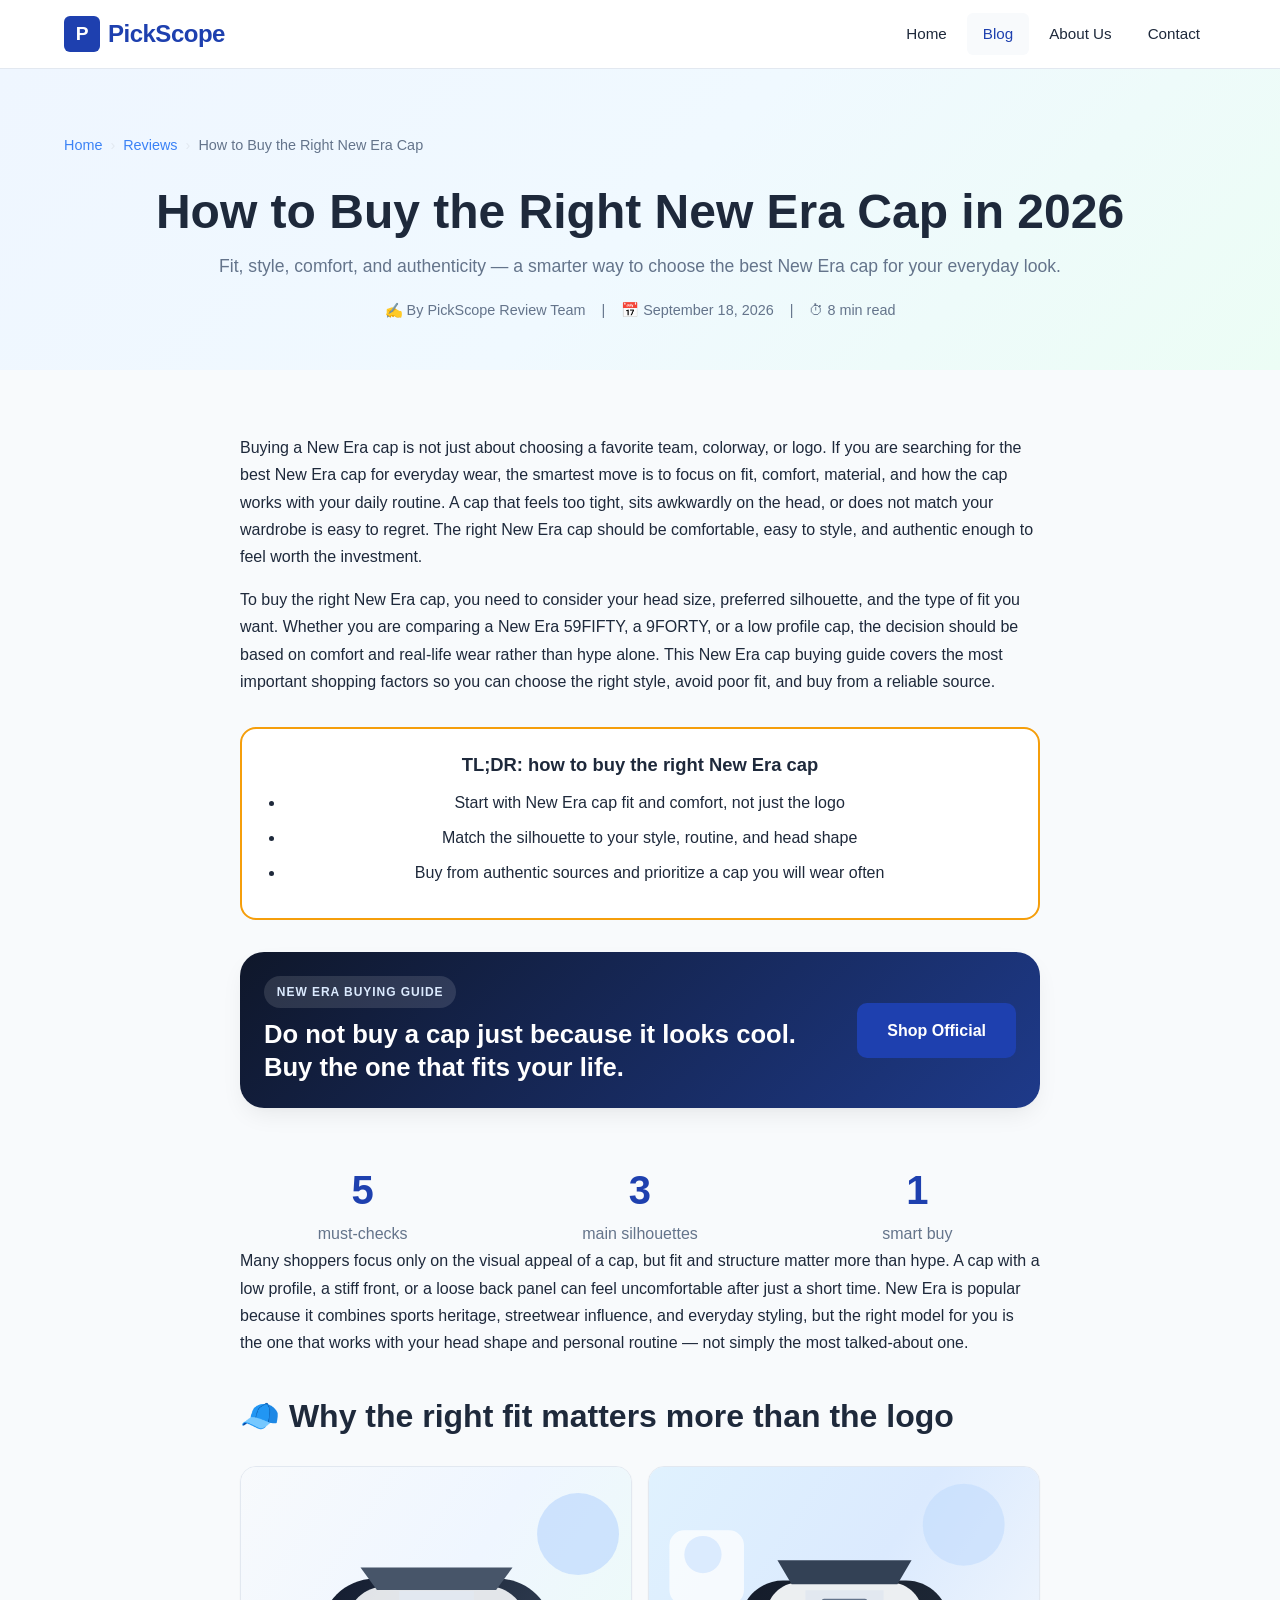
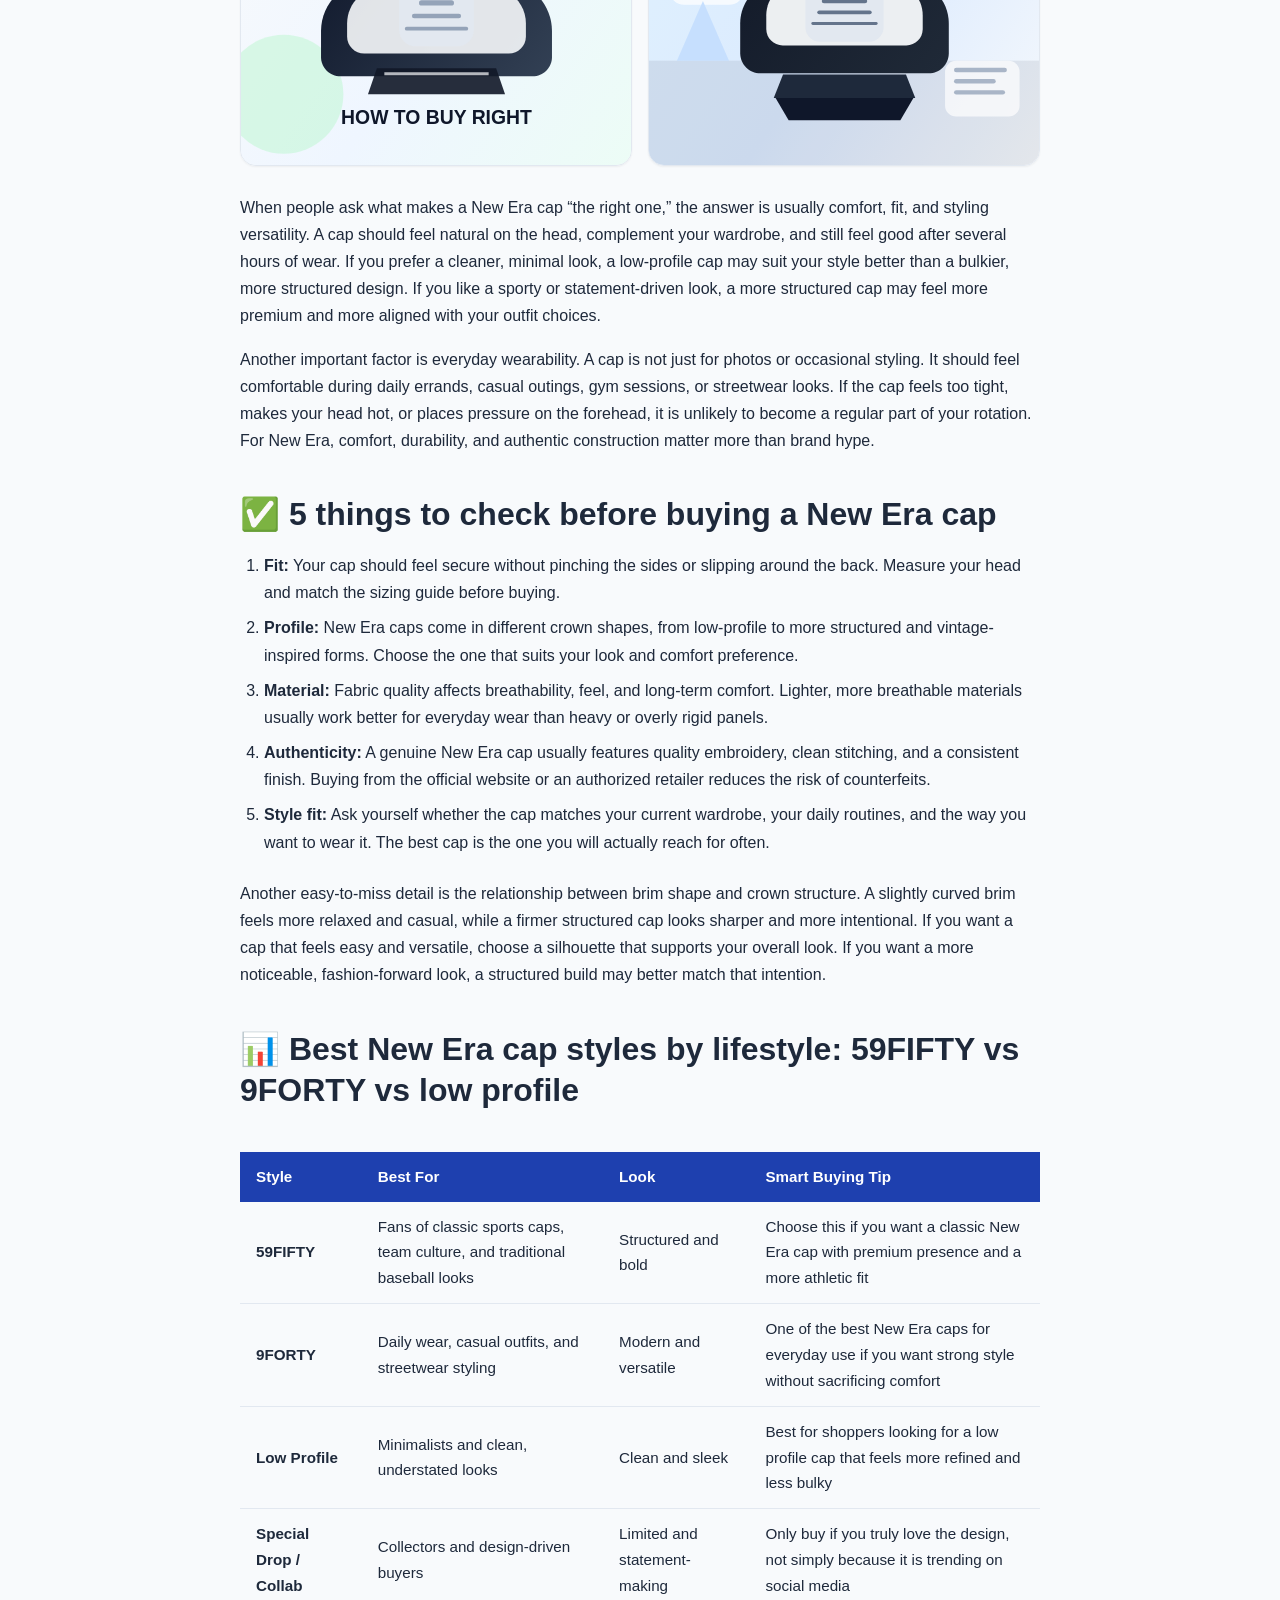
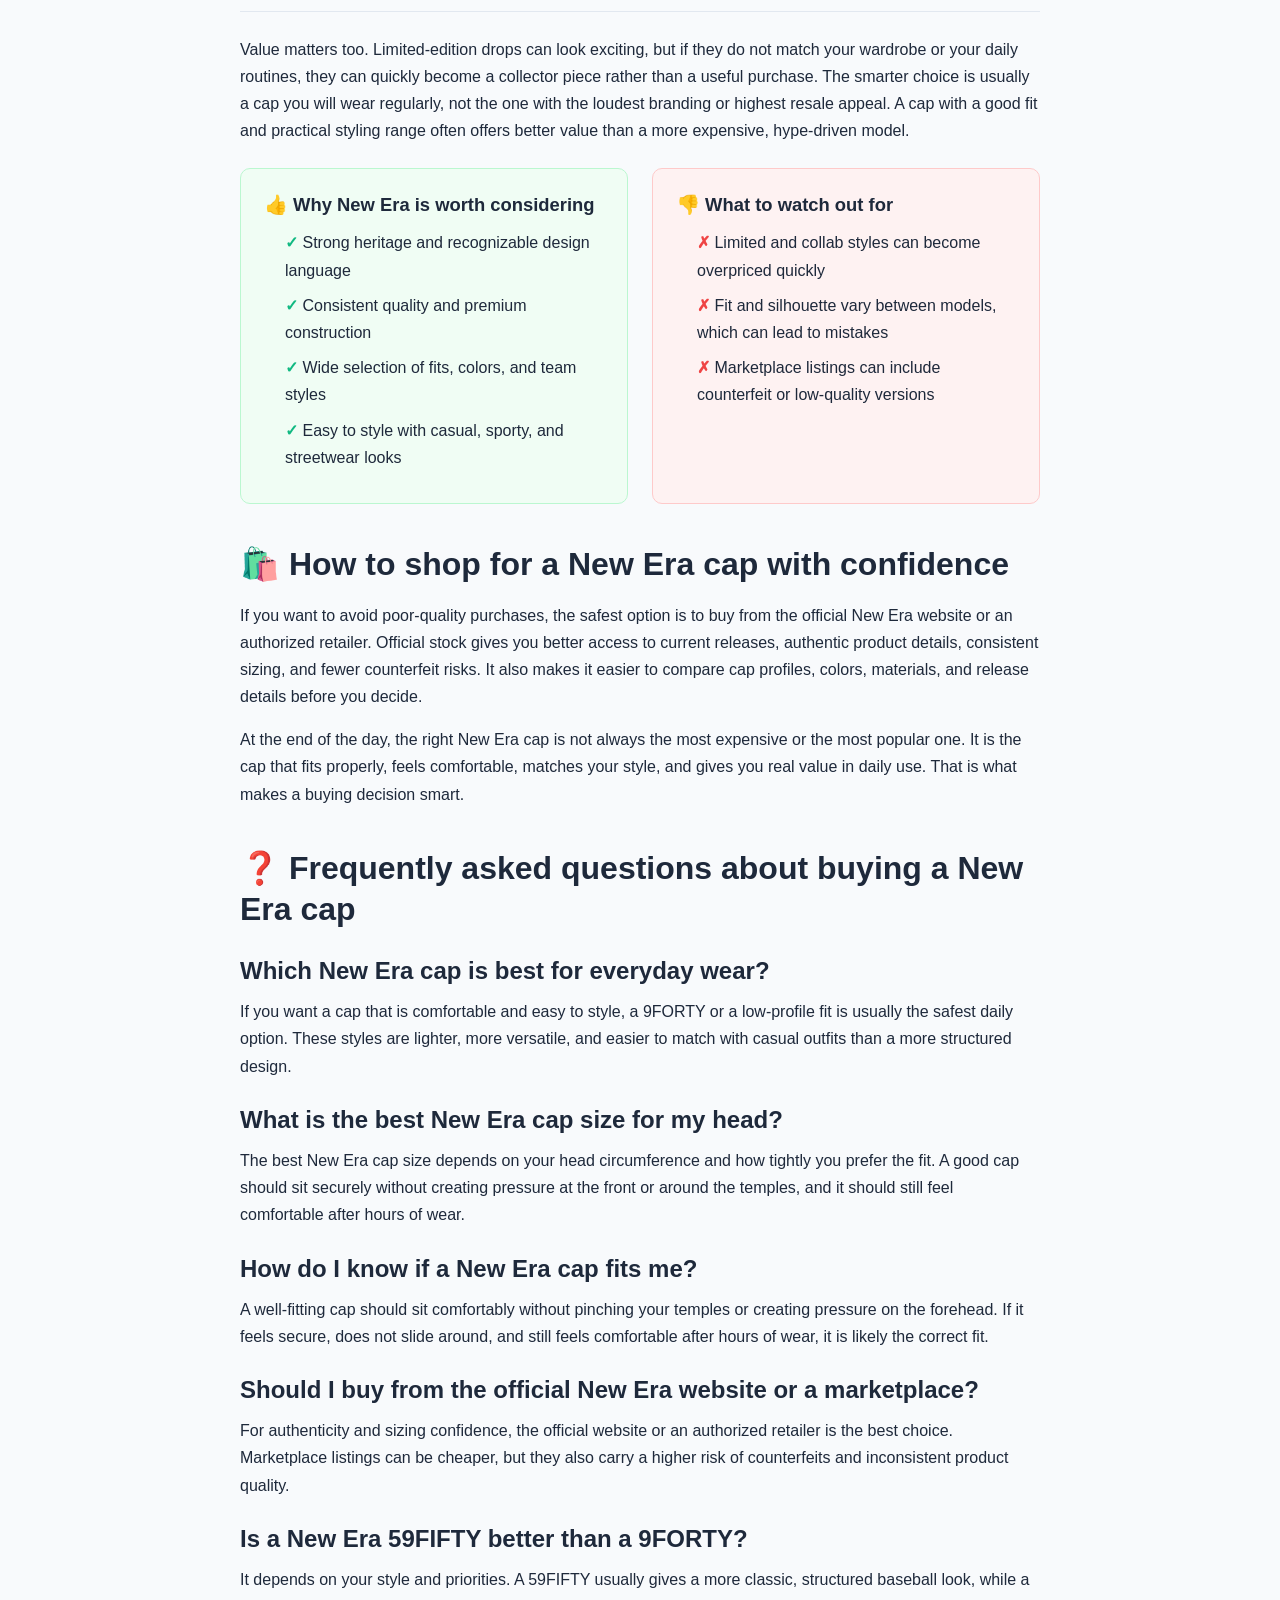
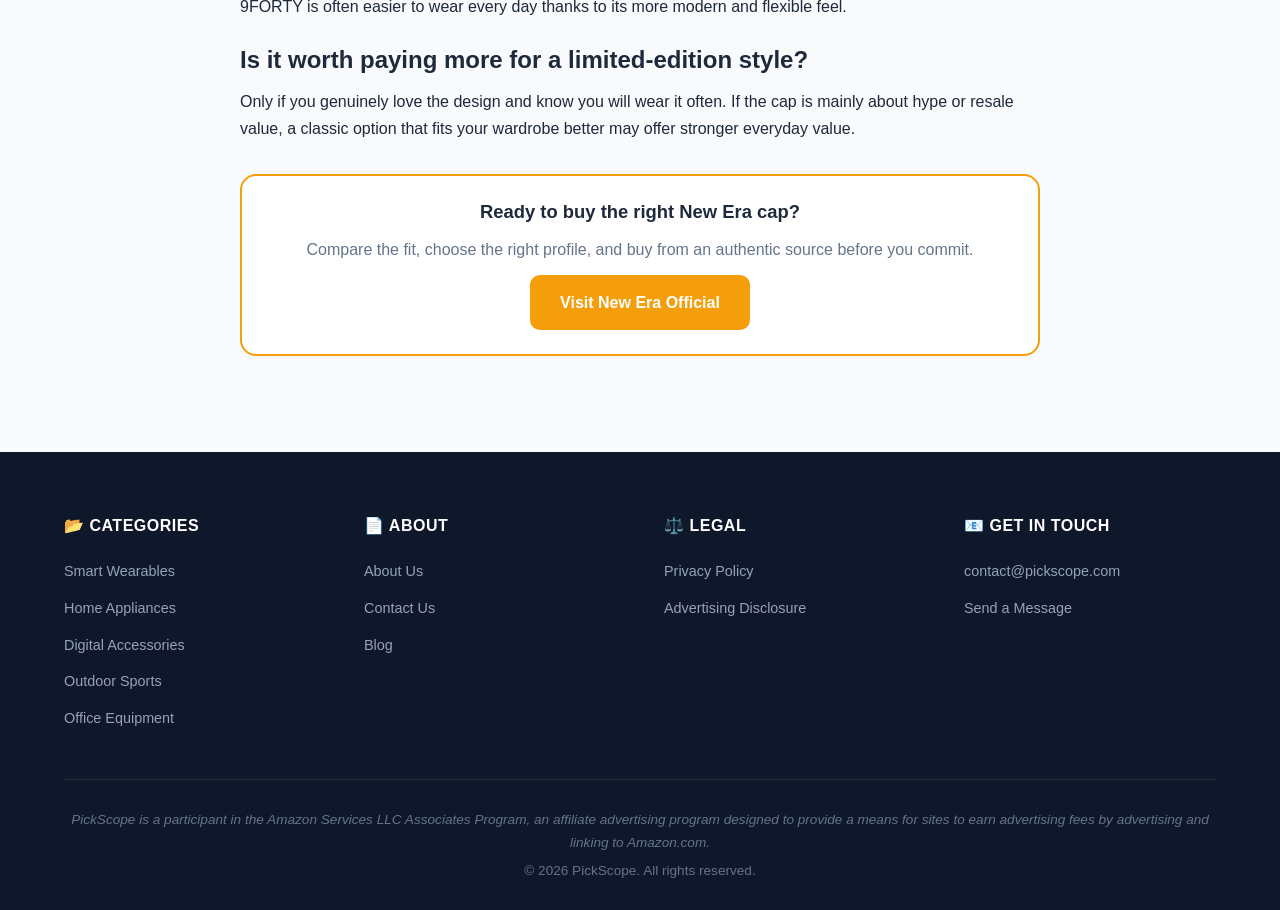
<file: blog/new-era-how-to-buy-right-2026.html>
<!DOCTYPE html>
<html lang="en">
<head>
  <meta charset="UTF-8">
  <meta name="viewport" content="width=device-width, initial-scale=1.0">
  <meta name="partnerboostverifycode" content="32dc01246faccb7f5b3cad5016dd5033" />
  <meta name="description" content="How to buy the right New Era cap in 2026: compare New Era cap fit, New Era cap size, 59FIFTY vs 9FORTY, low profile vs structured styles, material, authenticity, and the best New Era cap for everyday wear.">
  <meta name="keywords" content="New Era cap, how to buy New Era cap, New Era buying guide, New Era cap fit, New Era cap size, best New Era cap 2026, best New Era cap for everyday wear, New Era 59FIFTY, New Era 9FORTY, New Era low profile cap, authentic New Era cap, New Era official website, New Era hat buying guide, New Era cap style guide">
  <meta name="robots" content="index, follow, max-image-preview:large">
  <link rel="canonical" href="https://zhoufeng147528-sketch.github.io/PickScope/blog/new-era-how-to-buy-right-2026.html">
  <meta property="og:title" content="How to Buy the Right New Era Cap in 2026: Best Fit, Size, and Style Guide">
  <meta property="og:description" content="Find the best New Era cap for everyday wear in 2026 with a practical guide to fit, sizing, 59FIFTY vs 9FORTY, material, authenticity, and smart buying tips.">
  <meta property="og:type" content="article">
  <meta property="og:url" content="https://zhoufeng147528-sketch.github.io/PickScope/blog/new-era-how-to-buy-right-2026.html">
  <meta property="og:image" content="https://zhoufeng147528-sketch.github.io/PickScope/assets/new-era-cap-hero.svg">
  <meta property="og:site_name" content="PickScope">
  <meta property="article:published_time" content="2026-09-18">
  <meta name="twitter:card" content="summary_large_image">
  <meta name="twitter:title" content="How to Buy the Right New Era Cap in 2026">
  <meta name="twitter:description" content="A practical New Era cap buying guide covering fit, size, style, authenticity, and the best pick for daily wear.">
  <meta name="twitter:image" content="https://zhoufeng147528-sketch.github.io/PickScope/assets/new-era-cap-hero.svg">
  <title>How to Buy the Right New Era Cap in 2026: Fit, Size, and Best Style Guide — PickScope</title>
  <link rel="stylesheet" href="../css/style.css">
  <link rel="icon" type="image/svg+xml" href="data:image/svg+xml,<svg xmlns='http://www.w3.org/2000/svg' viewBox='0 0 32 32'><rect width='32' height='32' rx='6' fill='%231e40af'/><text x='16' y='22' text-anchor='middle' fill='white' font-size='18' font-weight='bold'>P</text></svg>">
  <script type="application/ld+json">
    {
      "@context": "https://schema.org",
      "@type": "Article",
      "headline": "How to Buy the Right New Era Cap in 2026",
      "description": "A practical buying guide to choosing the right New Era cap in 2026 by fit, size, silhouette, material, authenticity, and style.",
      "author": {
        "@type": "Organization",
        "name": "PickScope Review Team"
      },
      "publisher": {
        "@type": "Organization",
        "name": "PickScope",
        "logo": {
          "@type": "ImageObject",
          "url": "https://zhoufeng147528-sketch.github.io/PickScope/assets/new-era-cap-hero.svg"
        }
      },
      "datePublished": "2026-09-18",
      "mainEntityOfPage": {
        "@type": "WebPage",
        "@id": "https://zhoufeng147528-sketch.github.io/PickScope/blog/new-era-how-to-buy-right-2026.html"
      },
      "image": [
        "https://zhoufeng147528-sketch.github.io/PickScope/assets/new-era-cap-hero.svg",
        "https://zhoufeng147528-sketch.github.io/PickScope/assets/new-era-cap-lifestyle.svg"
      ],
      "keywords": [
        "New Era cap",
        "how to buy New Era cap",
        "New Era cap fit",
        "New Era cap size",
        "New Era buying guide",
        "best New Era cap 2026",
        "best New Era cap for everyday wear",
        "New Era 59FIFTY",
        "New Era 9FORTY",
        "New Era low profile cap",
        "authentic New Era cap",
        "New Era hat buying guide"
      ]
    }
  </script>
</head>
<body>

  <nav class="navbar" role="navigation" aria-label="Main navigation">
    <div class="container">
      <a href="../index.html" class="logo" aria-label="PickScope Home">
        <span class="logo-icon">P</span>
        PickScope
      </a>
      <button class="menu-toggle" aria-label="Toggle navigation menu" aria-expanded="false">
        <span></span><span></span><span></span>
      </button>
      <div class="nav-links">
        <a href="../index.html">Home</a>
        <a href="../blog.html" class="active">Blog</a>
        <a href="../about.html">About Us</a>
        <a href="../contact.html">Contact</a>
      </div>
    </div>
  </nav>

  <section class="page-header">
    <div class="container">
      <nav class="breadcrumb" aria-label="Breadcrumb">
        <a href="../index.html">Home</a>
        <span class="sep">›</span>
        <a href="../blog.html">Reviews</a>
        <span class="sep">›</span>
        <span>How to Buy the Right New Era Cap</span>
      </nav>
      <h1>How to Buy the Right New Era Cap in 2026</h1>
      <p>Fit, style, comfort, and authenticity — a smarter way to choose the best New Era cap for your everyday look.</p>
      <div style="margin-top: 1rem; font-size: 0.9rem; color: var(--color-text-light);">
        <span>✍️ By PickScope Review Team</span>
        <span style="margin: 0 0.75rem;">|</span>
        <span>📅 September 18, 2026</span>
        <span style="margin: 0 0.75rem;">|</span>
        <span>⏱ 8 min read</span>
      </div>
    </div>
  </section>

  <section class="content-section">
    <div class="container">
      <div class="content-body">

        <p>Buying a New Era cap is not just about choosing a favorite team, colorway, or logo. If you are searching for the best New Era cap for everyday wear, the smartest move is to focus on fit, comfort, material, and how the cap works with your daily routine. A cap that feels too tight, sits awkwardly on the head, or does not match your wardrobe is easy to regret. The right New Era cap should be comfortable, easy to style, and authentic enough to feel worth the investment.</p>

        <p>To buy the right New Era cap, you need to consider your head size, preferred silhouette, and the type of fit you want. Whether you are comparing a New Era 59FIFTY, a 9FORTY, or a low profile cap, the decision should be based on comfort and real-life wear rather than hype alone. This New Era cap buying guide covers the most important shopping factors so you can choose the right style, avoid poor fit, and buy from a reliable source.</p>

        <div class="product-highlight" style="margin-bottom: 1.5rem;">
          <h4>TL;DR: how to buy the right New Era cap</h4>
          <ul style="margin: 0.75rem 0 0; padding-left: 1.2rem; color: var(--color-text-light);">
            <li>Start with New Era cap fit and comfort, not just the logo</li>
            <li>Match the silhouette to your style, routine, and head shape</li>
            <li>Buy from authentic sources and prioritize a cap you will wear often</li>
          </ul>
        </div>

        <div class="showcase-banner">
          <div class="showcase-copy">
            <span class="badge">New Era buying guide</span>
            <h2>Do not buy a cap just because it looks cool. Buy the one that fits your life.</h2>
          </div>
          <div class="showcase-actions">
            <a href="https://app.partnermatic.com/track/2af7eVHrZzBWzb5TEhf2e_aRhwpFLDJ2U8w0p1mApqS81I2TcaUDyK6DbUPXlYKvdAswWT8YrVzyQwL9GwALIBZ2ONpxo9k1vyf7i_a5szAg_c_c?url=https%3A%2F%2Fwww.neweracap.com" class="btn btn-primary" target="_blank" rel="noopener sponsored nofollow">Shop Official</a>
          </div>
        </div>

        <div class="stats-row">
          <div class="stat-item">
            <h3>5</h3>
            <p>must-checks</p>
          </div>
          <div class="stat-item">
            <h3>3</h3>
            <p>main silhouettes</p>
          </div>
          <div class="stat-item">
            <h3>1</h3>
            <p>smart buy</p>
          </div>
        </div>

        <p>Many shoppers focus only on the visual appeal of a cap, but fit and structure matter more than hype. A cap with a low profile, a stiff front, or a loose back panel can feel uncomfortable after just a short time. New Era is popular because it combines sports heritage, streetwear influence, and everyday styling, but the right model for you is the one that works with your head shape and personal routine — not simply the most talked-about one.</p>

        <h2>🧢 Why the right fit matters more than the logo</h2>

        <div class="article-gallery">
          <img src="../assets/new-era-cap-hero.svg" alt="New Era cap front view" />
          <img src="../assets/new-era-cap-lifestyle.svg" alt="New Era cap lifestyle product shot" />
        </div>

        <p>When people ask what makes a New Era cap “the right one,” the answer is usually comfort, fit, and styling versatility. A cap should feel natural on the head, complement your wardrobe, and still feel good after several hours of wear. If you prefer a cleaner, minimal look, a low-profile cap may suit your style better than a bulkier, more structured design. If you like a sporty or statement-driven look, a more structured cap may feel more premium and more aligned with your outfit choices.</p>

        <p>Another important factor is everyday wearability. A cap is not just for photos or occasional styling. It should feel comfortable during daily errands, casual outings, gym sessions, or streetwear looks. If the cap feels too tight, makes your head hot, or places pressure on the forehead, it is unlikely to become a regular part of your rotation. For New Era, comfort, durability, and authentic construction matter more than brand hype.</p>

        <h2>✅ 5 things to check before buying a New Era cap</h2>

        <ol>
          <li><strong>Fit:</strong> Your cap should feel secure without pinching the sides or slipping around the back. Measure your head and match the sizing guide before buying.</li>
          <li><strong>Profile:</strong> New Era caps come in different crown shapes, from low-profile to more structured and vintage-inspired forms. Choose the one that suits your look and comfort preference.</li>
          <li><strong>Material:</strong> Fabric quality affects breathability, feel, and long-term comfort. Lighter, more breathable materials usually work better for everyday wear than heavy or overly rigid panels.</li>
          <li><strong>Authenticity:</strong> A genuine New Era cap usually features quality embroidery, clean stitching, and a consistent finish. Buying from the official website or an authorized retailer reduces the risk of counterfeits.</li>
          <li><strong>Style fit:</strong> Ask yourself whether the cap matches your current wardrobe, your daily routines, and the way you want to wear it. The best cap is the one you will actually reach for often.</li>
        </ol>

        <p>Another easy-to-miss detail is the relationship between brim shape and crown structure. A slightly curved brim feels more relaxed and casual, while a firmer structured cap looks sharper and more intentional. If you want a cap that feels easy and versatile, choose a silhouette that supports your overall look. If you want a more noticeable, fashion-forward look, a structured build may better match that intention.</p>

        <h2>📊 Best New Era cap styles by lifestyle: 59FIFTY vs 9FORTY vs low profile</h2>

        <div style="overflow-x: auto;">
          <table class="comparison-table">
            <thead>
              <tr>
                <th>Style</th>
                <th>Best For</th>
                <th>Look</th>
                <th>Smart Buying Tip</th>
              </tr>
            </thead>
            <tbody>
              <tr>
                <td><strong>59FIFTY</strong></td>
                <td>Fans of classic sports caps, team culture, and traditional baseball looks</td>
                <td>Structured and bold</td>
                <td>Choose this if you want a classic New Era cap with premium presence and a more athletic fit</td>
              </tr>
              <tr>
                <td><strong>9FORTY</strong></td>
                <td>Daily wear, casual outfits, and streetwear styling</td>
                <td>Modern and versatile</td>
                <td>One of the best New Era caps for everyday use if you want strong style without sacrificing comfort</td>
              </tr>
              <tr>
                <td><strong>Low Profile</strong></td>
                <td>Minimalists and clean, understated looks</td>
                <td>Clean and sleek</td>
                <td>Best for shoppers looking for a low profile cap that feels more refined and less bulky</td>
              </tr>
              <tr>
                <td><strong>Special Drop / Collab</strong></td>
                <td>Collectors and design-driven buyers</td>
                <td>Limited and statement-making</td>
                <td>Only buy if you truly love the design, not simply because it is trending on social media</td>
              </tr>
            </tbody>
          </table>
        </div>

        <p>Value matters too. Limited-edition drops can look exciting, but if they do not match your wardrobe or your daily routines, they can quickly become a collector piece rather than a useful purchase. The smarter choice is usually a cap you will wear regularly, not the one with the loudest branding or highest resale appeal. A cap with a good fit and practical styling range often offers better value than a more expensive, hype-driven model.</p>

        <div class="pros-cons">
          <div class="pros">
            <h4>👍 Why New Era is worth considering</h4>
            <ul>
              <li>Strong heritage and recognizable design language</li>
              <li>Consistent quality and premium construction</li>
              <li>Wide selection of fits, colors, and team styles</li>
              <li>Easy to style with casual, sporty, and streetwear looks</li>
            </ul>
          </div>
          <div class="cons">
            <h4>👎 What to watch out for</h4>
            <ul>
              <li>Limited and collab styles can become overpriced quickly</li>
              <li>Fit and silhouette vary between models, which can lead to mistakes</li>
              <li>Marketplace listings can include counterfeit or low-quality versions</li>
            </ul>
          </div>
        </div>

        <h2>🛍️ How to shop for a New Era cap with confidence</h2>
        <p>If you want to avoid poor-quality purchases, the safest option is to buy from the official New Era website or an authorized retailer. Official stock gives you better access to current releases, authentic product details, consistent sizing, and fewer counterfeit risks. It also makes it easier to compare cap profiles, colors, materials, and release details before you decide.</p>

        <p>At the end of the day, the right New Era cap is not always the most expensive or the most popular one. It is the cap that fits properly, feels comfortable, matches your style, and gives you real value in daily use. That is what makes a buying decision smart.</p>

        <h2>❓ Frequently asked questions about buying a New Era cap</h2>

        <h3>Which New Era cap is best for everyday wear?</h3>
        <p>If you want a cap that is comfortable and easy to style, a 9FORTY or a low-profile fit is usually the safest daily option. These styles are lighter, more versatile, and easier to match with casual outfits than a more structured design.</p>

        <h3>What is the best New Era cap size for my head?</h3>
        <p>The best New Era cap size depends on your head circumference and how tightly you prefer the fit. A good cap should sit securely without creating pressure at the front or around the temples, and it should still feel comfortable after hours of wear.</p>

        <h3>How do I know if a New Era cap fits me?</h3>
        <p>A well-fitting cap should sit comfortably without pinching your temples or creating pressure on the forehead. If it feels secure, does not slide around, and still feels comfortable after hours of wear, it is likely the correct fit.</p>

        <h3>Should I buy from the official New Era website or a marketplace?</h3>
        <p>For authenticity and sizing confidence, the official website or an authorized retailer is the best choice. Marketplace listings can be cheaper, but they also carry a higher risk of counterfeits and inconsistent product quality.</p>

        <h3>Is a New Era 59FIFTY better than a 9FORTY?</h3>
        <p>It depends on your style and priorities. A 59FIFTY usually gives a more classic, structured baseball look, while a 9FORTY is often easier to wear every day thanks to its more modern and flexible feel.</p>

        <h3>Is it worth paying more for a limited-edition style?</h3>
        <p>Only if you genuinely love the design and know you will wear it often. If the cap is mainly about hype or resale value, a classic option that fits your wardrobe better may offer stronger everyday value.</p>

        <div class="product-highlight">
          <h4>Ready to buy the right New Era cap?</h4>
          <p style="color: var(--color-text-light); margin: 0.75rem 0;">Compare the fit, choose the right profile, and buy from an authentic source before you commit.</p>
          <a href="https://app.partnermatic.com/track/2af7eVHrZzBWzb5TEhf2e_aRhwpFLDJ2U8w0p1mApqS81I2TcaUDyK6DbUPXlYKvdAswWT8YrVzyQwL9GwALIBZ2ONpxo9k1vyf7i_a5szAg_c_c?url=https%3A%2F%2Fwww.neweracap.com" class="btn btn-accent" target="_blank" rel="noopener sponsored nofollow">Visit New Era Official</a>
        </div>

      </div>
    </div>
  </section>

  <footer class="footer" role="contentinfo">
    <div class="container">
      <div class="footer-grid">
        <div class="footer-col">
          <h4>📂 Categories</h4>
          <ul>
            <li><a href="../blog.html">Smart Wearables</a></li>
            <li><a href="../blog.html">Home Appliances</a></li>
            <li><a href="../blog.html">Digital Accessories</a></li>
            <li><a href="../blog.html">Outdoor Sports</a></li>
            <li><a href="../blog.html">Office Equipment</a></li>
          </ul>
        </div>
        <div class="footer-col">
          <h4>📄 About</h4>
          <ul>
            <li><a href="../about.html">About Us</a></li>
            <li><a href="../contact.html">Contact Us</a></li>
            <li><a href="../blog.html">Blog</a></li>
          </ul>
        </div>
        <div class="footer-col">
          <h4>⚖️ Legal</h4>
          <ul>
            <li><a href="../privacy.html">Privacy Policy</a></li>
            <li><a href="../disclosure.html">Advertising Disclosure</a></li>
          </ul>
        </div>
        <div class="footer-col">
          <h4>📧 Get in Touch</h4>
          <ul>
            <li><a href="mailto:contact@pickscope.com">contact@pickscope.com</a></li>
            <li><a href="../contact.html">Send a Message</a></li>
          </ul>
        </div>
      </div>
      <div class="footer-bottom">
        <p class="footer-disclosure">
          PickScope is a participant in the Amazon Services LLC Associates Program, an affiliate advertising program designed to provide a means for sites to earn advertising fees by advertising and linking to Amazon.com.
        </p>
        <p>&copy; <span id="current-year">2026</span> PickScope. All rights reserved.</p>
      </div>
    </div>
  </footer>

  <script src="../js/main.js"></script>
</body>
</html>
</file>
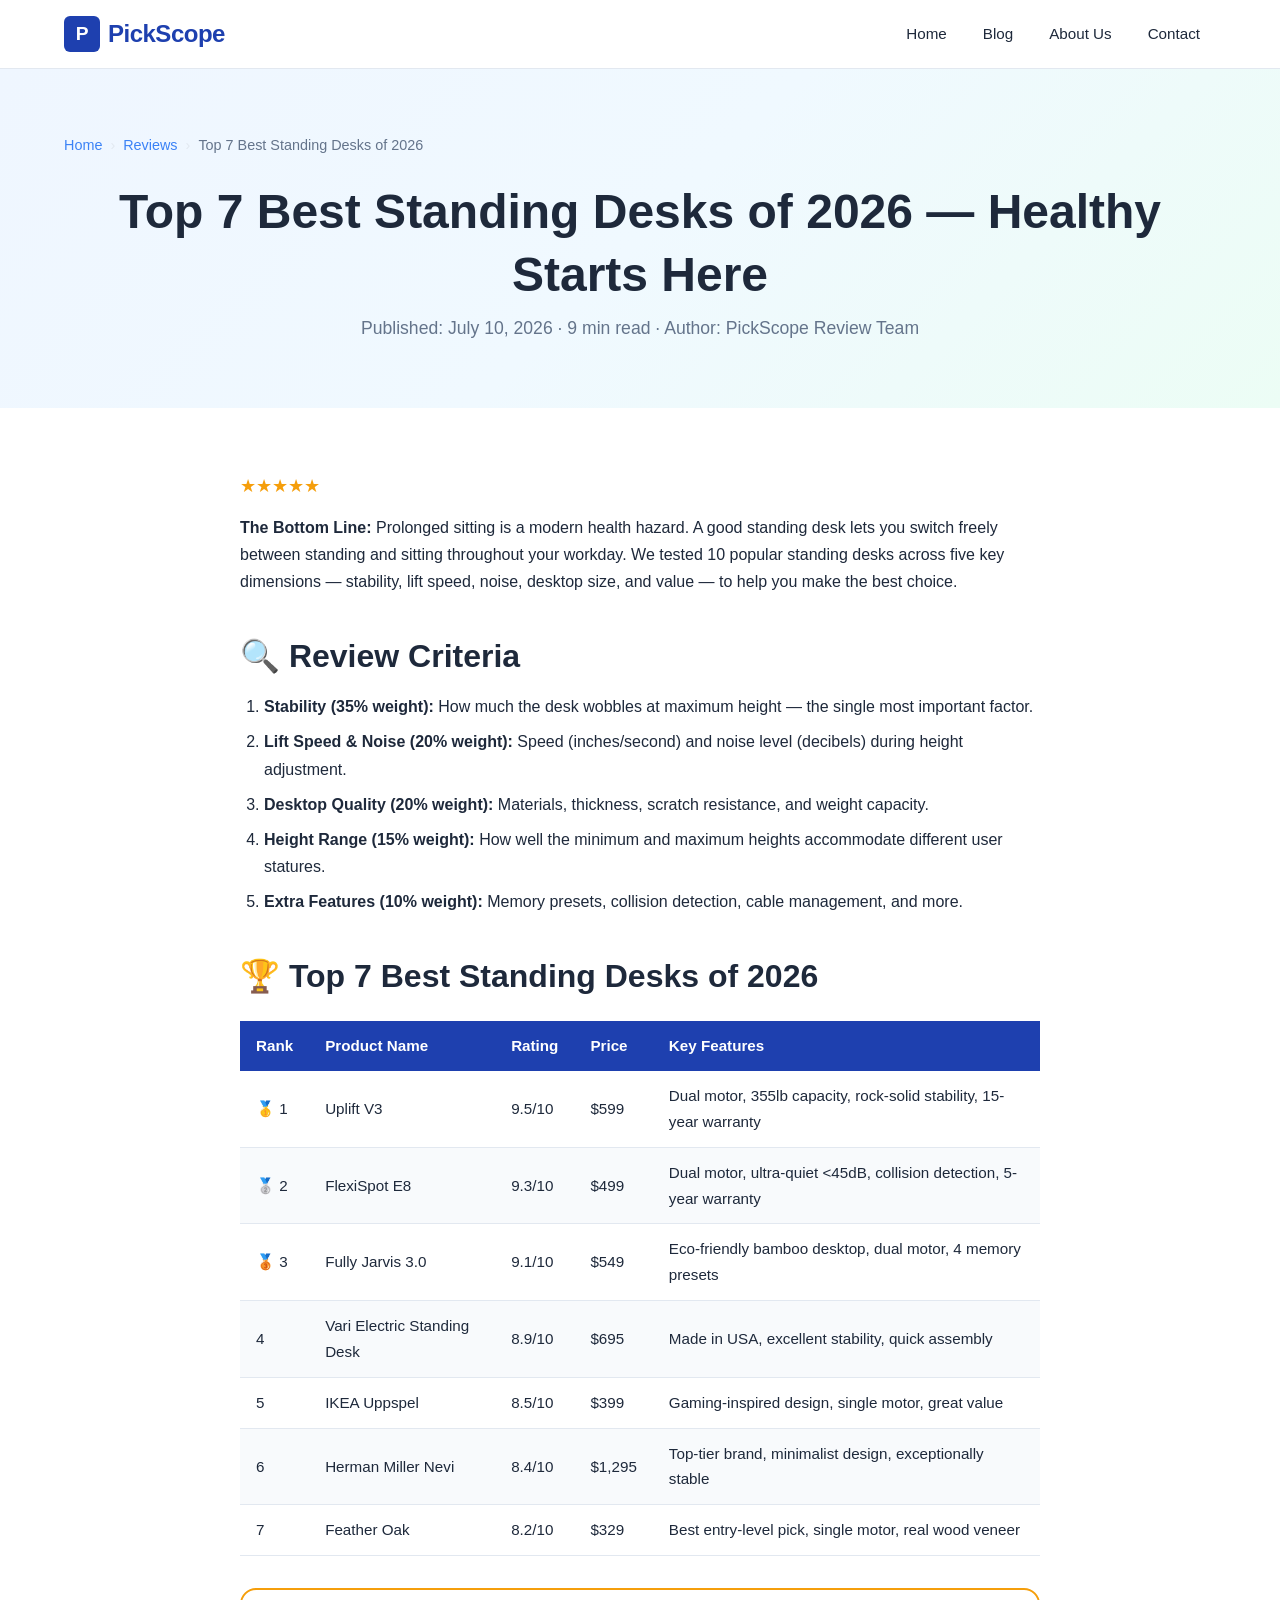
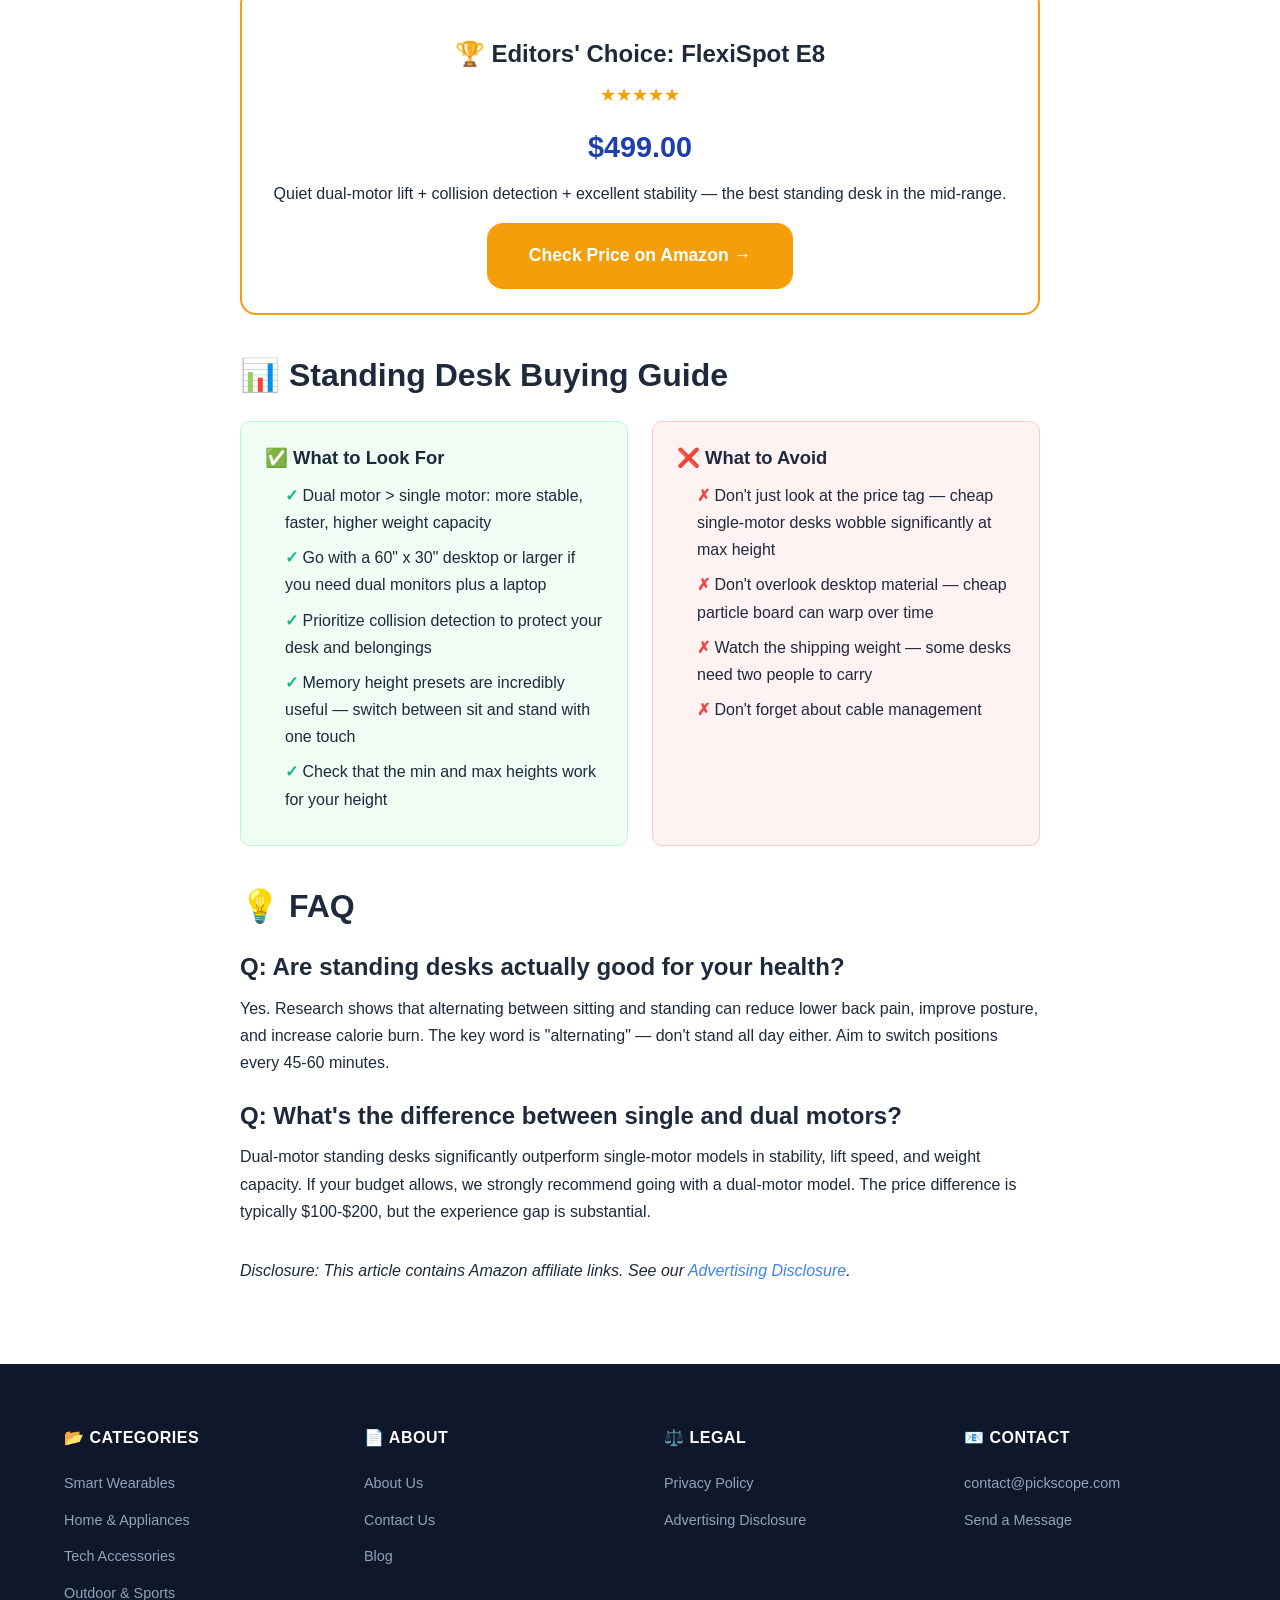
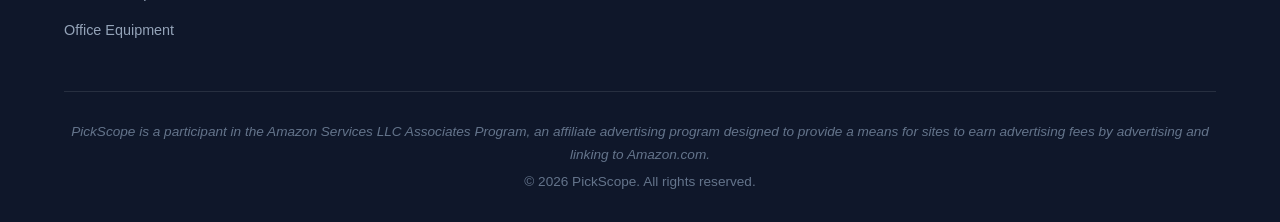
<file: blog/top-standing-desks-2026.html>
<!DOCTYPE html>
<html lang="en">
<head>
  <meta charset="UTF-8">
  <meta name="viewport" content="width=device-width, initial-scale=1.0">
  <meta name="partnerboostverifycode" content="32dc01246faccb7f5b3cad5016dd5033" />
  <meta name="description" content="2026 Best Standing Desks Top 7 — We tested 10 popular standing desks across five dimensions: stability, lift speed, noise, desktop size, and value for money, to help you find the healthiest option for your workspace.">
  <title>Top 7 Best Standing Desks of 2026 — PickScope</title>
  <link rel="stylesheet" href="../css/style.css">
  <link rel="icon" type="image/svg+xml" href="data:image/svg+xml,<svg xmlns='http://www.w3.org/2000/svg' viewBox='0 0 32 32'><rect width='32' height='32' rx='6' fill='%231e40af'/><text x='16' y='22' text-anchor='middle' fill='white' font-size='18' font-weight='bold'>P</text></svg>">
</head>
<body>

  <nav class="navbar" role="navigation" aria-label="Main navigation">
    <div class="container">
      <a href="../index.html" class="logo" aria-label="PickScope Home"><span class="logo-icon">P</span>PickScope</a>
      <button class="menu-toggle" aria-label="Toggle navigation menu" aria-expanded="false"><span></span><span></span><span></span></button>
      <div class="nav-links">
        <a href="../index.html">Home</a><a href="../blog.html">Blog</a><a href="../about.html">About Us</a><a href="../contact.html">Contact</a>
      </div>
    </div>
  </nav>

  <section class="page-header" aria-labelledby="page-title">
    <div class="container">
      <div class="breadcrumb"><a href="../index.html">Home</a><span class="sep">›</span><a href="../blog.html">Reviews</a><span class="sep">›</span><span>Top 7 Best Standing Desks of 2026</span></div>
      <h1 id="page-title">Top 7 Best Standing Desks of 2026 — Healthy Starts Here</h1>
      <p>Published: July 10, 2026 · 9 min read · Author: PickScope Review Team</p>
    </div>
  </section>

  <section class="content-section bg-white">
    <div class="container"><div class="content-body">

      <div class="stars" aria-label="Rating: 4.5 out of 5">★★★★★</div>
      <p><strong>The Bottom Line:</strong> Prolonged sitting is a modern health hazard. A good standing desk lets you switch freely between standing and sitting throughout your workday. We tested 10 popular standing desks across five key dimensions — stability, lift speed, noise, desktop size, and value — to help you make the best choice.</p>

      <h2>🔍 Review Criteria</h2>
      <ol>
        <li><strong>Stability (35% weight):</strong> How much the desk wobbles at maximum height — the single most important factor.</li>
        <li><strong>Lift Speed & Noise (20% weight):</strong> Speed (inches/second) and noise level (decibels) during height adjustment.</li>
        <li><strong>Desktop Quality (20% weight):</strong> Materials, thickness, scratch resistance, and weight capacity.</li>
        <li><strong>Height Range (15% weight):</strong> How well the minimum and maximum heights accommodate different user statures.</li>
        <li><strong>Extra Features (10% weight):</strong> Memory presets, collision detection, cable management, and more.</li>
      </ol>

      <h2>🏆 Top 7 Best Standing Desks of 2026</h2>
      <table class="comparison-table">
        <thead><tr><th>Rank</th><th>Product Name</th><th>Rating</th><th>Price</th><th>Key Features</th></tr></thead>
        <tbody>
          <tr><td>🥇 1</td><td>Uplift V3</td><td>9.5/10</td><td>$599</td><td>Dual motor, 355lb capacity, rock-solid stability, 15-year warranty</td></tr>
          <tr><td>🥈 2</td><td>FlexiSpot E8</td><td>9.3/10</td><td>$499</td><td>Dual motor, ultra-quiet <45dB, collision detection, 5-year warranty</td></tr>
          <tr><td>🥉 3</td><td>Fully Jarvis 3.0</td><td>9.1/10</td><td>$549</td><td>Eco-friendly bamboo desktop, dual motor, 4 memory presets</td></tr>
          <tr><td>4</td><td>Vari Electric Standing Desk</td><td>8.9/10</td><td>$695</td><td>Made in USA, excellent stability, quick assembly</td></tr>
          <tr><td>5</td><td>IKEA Uppspel</td><td>8.5/10</td><td>$399</td><td>Gaming-inspired design, single motor, great value</td></tr>
          <tr><td>6</td><td>Herman Miller Nevi</td><td>8.4/10</td><td>$1,295</td><td>Top-tier brand, minimalist design, exceptionally stable</td></tr>
          <tr><td>7</td><td>Feather Oak</td><td>8.2/10</td><td>$329</td><td>Best entry-level pick, single motor, real wood veneer</td></tr>
        </tbody>
      </table>

      <div class="product-highlight">
        <h3>🏆 Editors' Choice: FlexiSpot E8</h3>
        <div class="stars" aria-label="Rating: 4.7 out of 5">★★★★★</div>
        <p class="price">$499.00</p>
        <p>Quiet dual-motor lift + collision detection + excellent stability — the best standing desk in the mid-range.</p>
        <a href="https://www.amazon.com/dp/B0EXAMPLE?tag=pickscope-20" class="btn btn-accent btn-lg" target="_blank" rel="nofollow noopener">Check Price on Amazon →</a>
      </div>

      <h2>📊 Standing Desk Buying Guide</h2>
      <div class="pros-cons">
        <div class="pros"><h4>✅ What to Look For</h4><ul><li>Dual motor > single motor: more stable, faster, higher weight capacity</li><li>Go with a 60" x 30" desktop or larger if you need dual monitors plus a laptop</li><li>Prioritize collision detection to protect your desk and belongings</li><li>Memory height presets are incredibly useful — switch between sit and stand with one touch</li><li>Check that the min and max heights work for your height</li></ul></div>
        <div class="cons"><h4>❌ What to Avoid</h4><ul><li>Don't just look at the price tag — cheap single-motor desks wobble significantly at max height</li><li>Don't overlook desktop material — cheap particle board can warp over time</li><li>Watch the shipping weight — some desks need two people to carry</li><li>Don't forget about cable management</li></ul></div>
      </div>

      <h2>💡 FAQ</h2>
      <h3>Q: Are standing desks actually good for your health?</h3>
      <p>Yes. Research shows that alternating between sitting and standing can reduce lower back pain, improve posture, and increase calorie burn. The key word is "alternating" — don't stand all day either. Aim to switch positions every 45-60 minutes.</p>
      <h3>Q: What's the difference between single and dual motors?</h3>
      <p>Dual-motor standing desks significantly outperform single-motor models in stability, lift speed, and weight capacity. If your budget allows, we strongly recommend going with a dual-motor model. The price difference is typically $100-$200, but the experience gap is substantial.</p>

      <p style="margin-top:2rem;"><em>Disclosure: This article contains Amazon affiliate links. See our <a href="../disclosure.html">Advertising Disclosure</a>.</em></p>

    </div></div>
  </section>

  <footer class="footer" role="contentinfo">
    <div class="container">
      <div class="footer-grid">
        <div class="footer-col"><h4>📂 Categories</h4><ul><li><a href="../blog.html">Smart Wearables</a></li><li><a href="../blog.html">Home & Appliances</a></li><li><a href="../blog.html">Tech Accessories</a></li><li><a href="../blog.html">Outdoor & Sports</a></li><li><a href="../blog.html">Office Equipment</a></li></ul></div>
        <div class="footer-col"><h4>📄 About</h4><ul><li><a href="../about.html">About Us</a></li><li><a href="../contact.html">Contact Us</a></li><li><a href="../blog.html">Blog</a></li></ul></div>
        <div class="footer-col"><h4>⚖️ Legal</h4><ul><li><a href="../privacy.html">Privacy Policy</a></li><li><a href="../disclosure.html">Advertising Disclosure</a></li></ul></div>
        <div class="footer-col"><h4>📧 Contact</h4><ul><li><a href="mailto:contact@pickscope.com">contact@pickscope.com</a></li><li><a href="../contact.html">Send a Message</a></li></ul></div>
      </div>
      <div class="footer-bottom">
        <p class="footer-disclosure">PickScope is a participant in the Amazon Services LLC Associates Program, an affiliate advertising program designed to provide a means for sites to earn advertising fees by advertising and linking to Amazon.com.</p>
        <p>&copy; <span id="current-year">2026</span> PickScope. All rights reserved.</p>
      </div>
    </div>
  </footer>

  <script src="../js/main.js"></script>
</body>
</html>
</file>
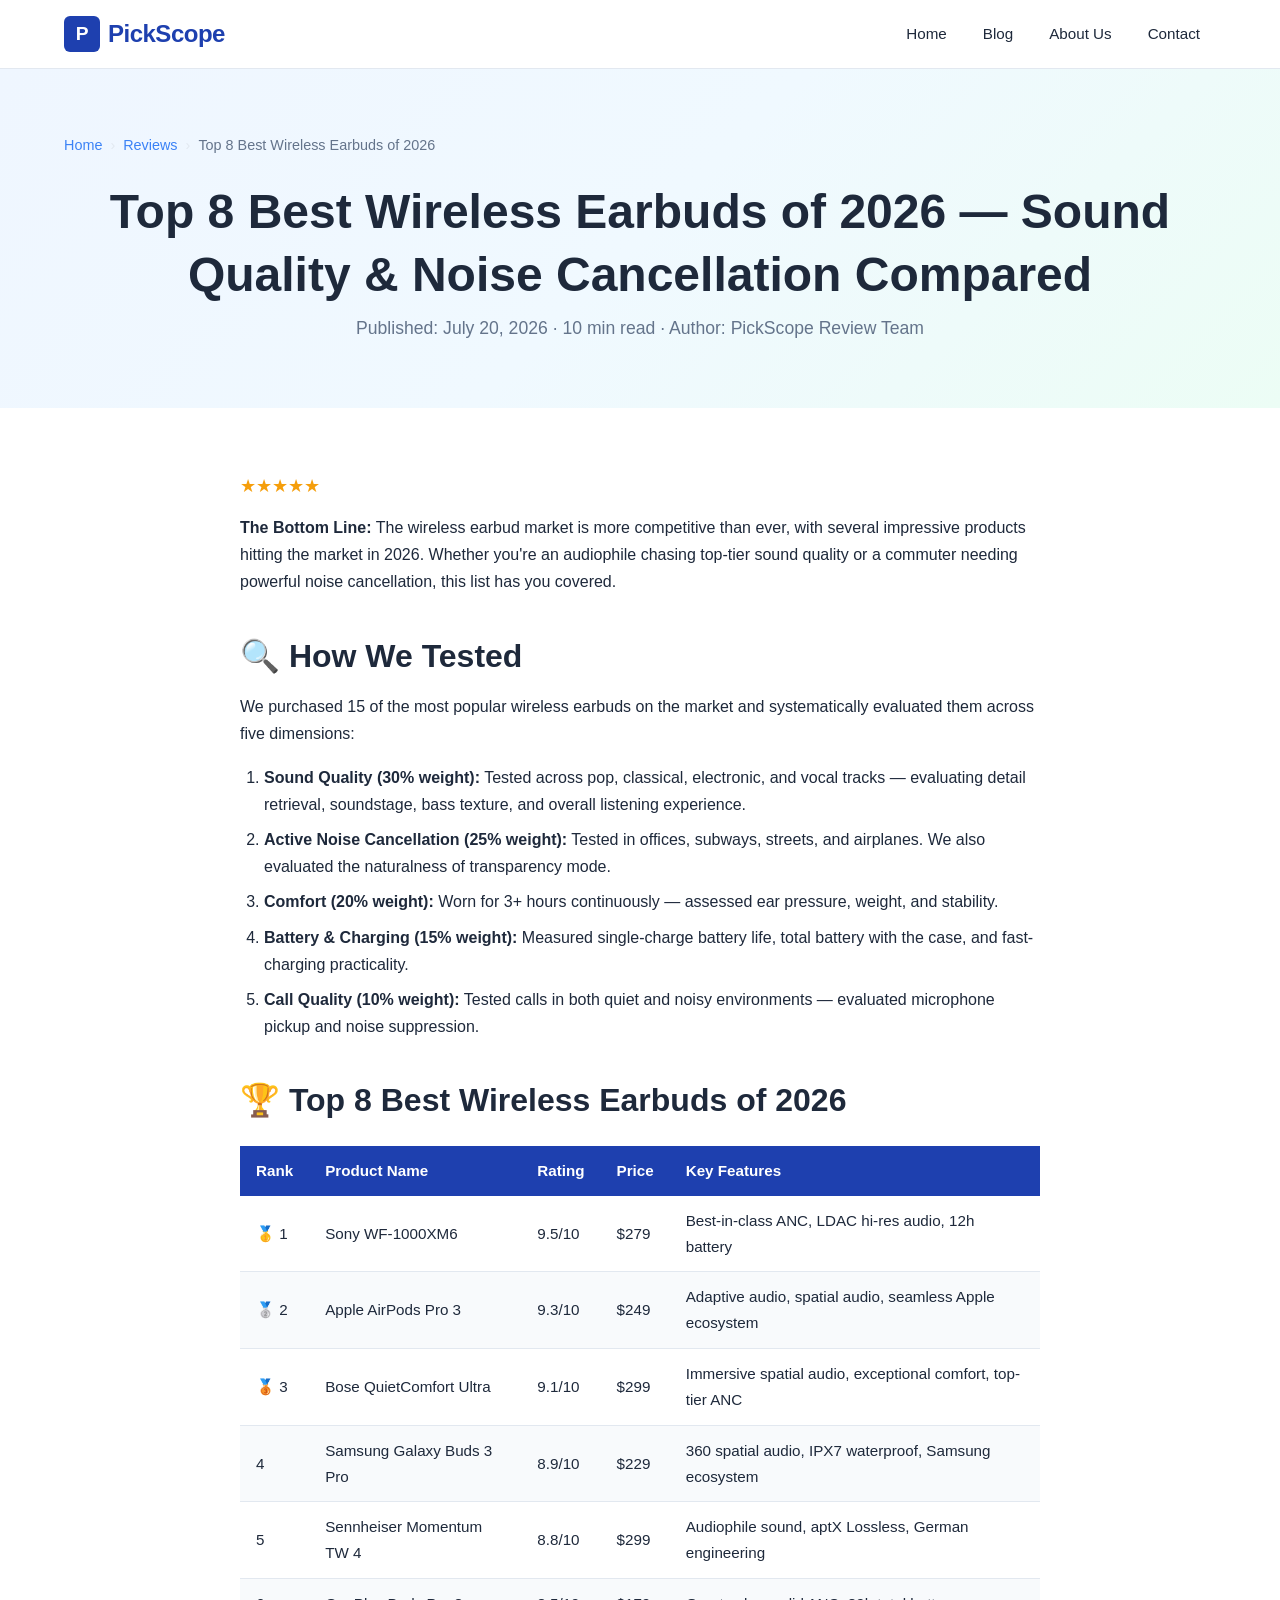
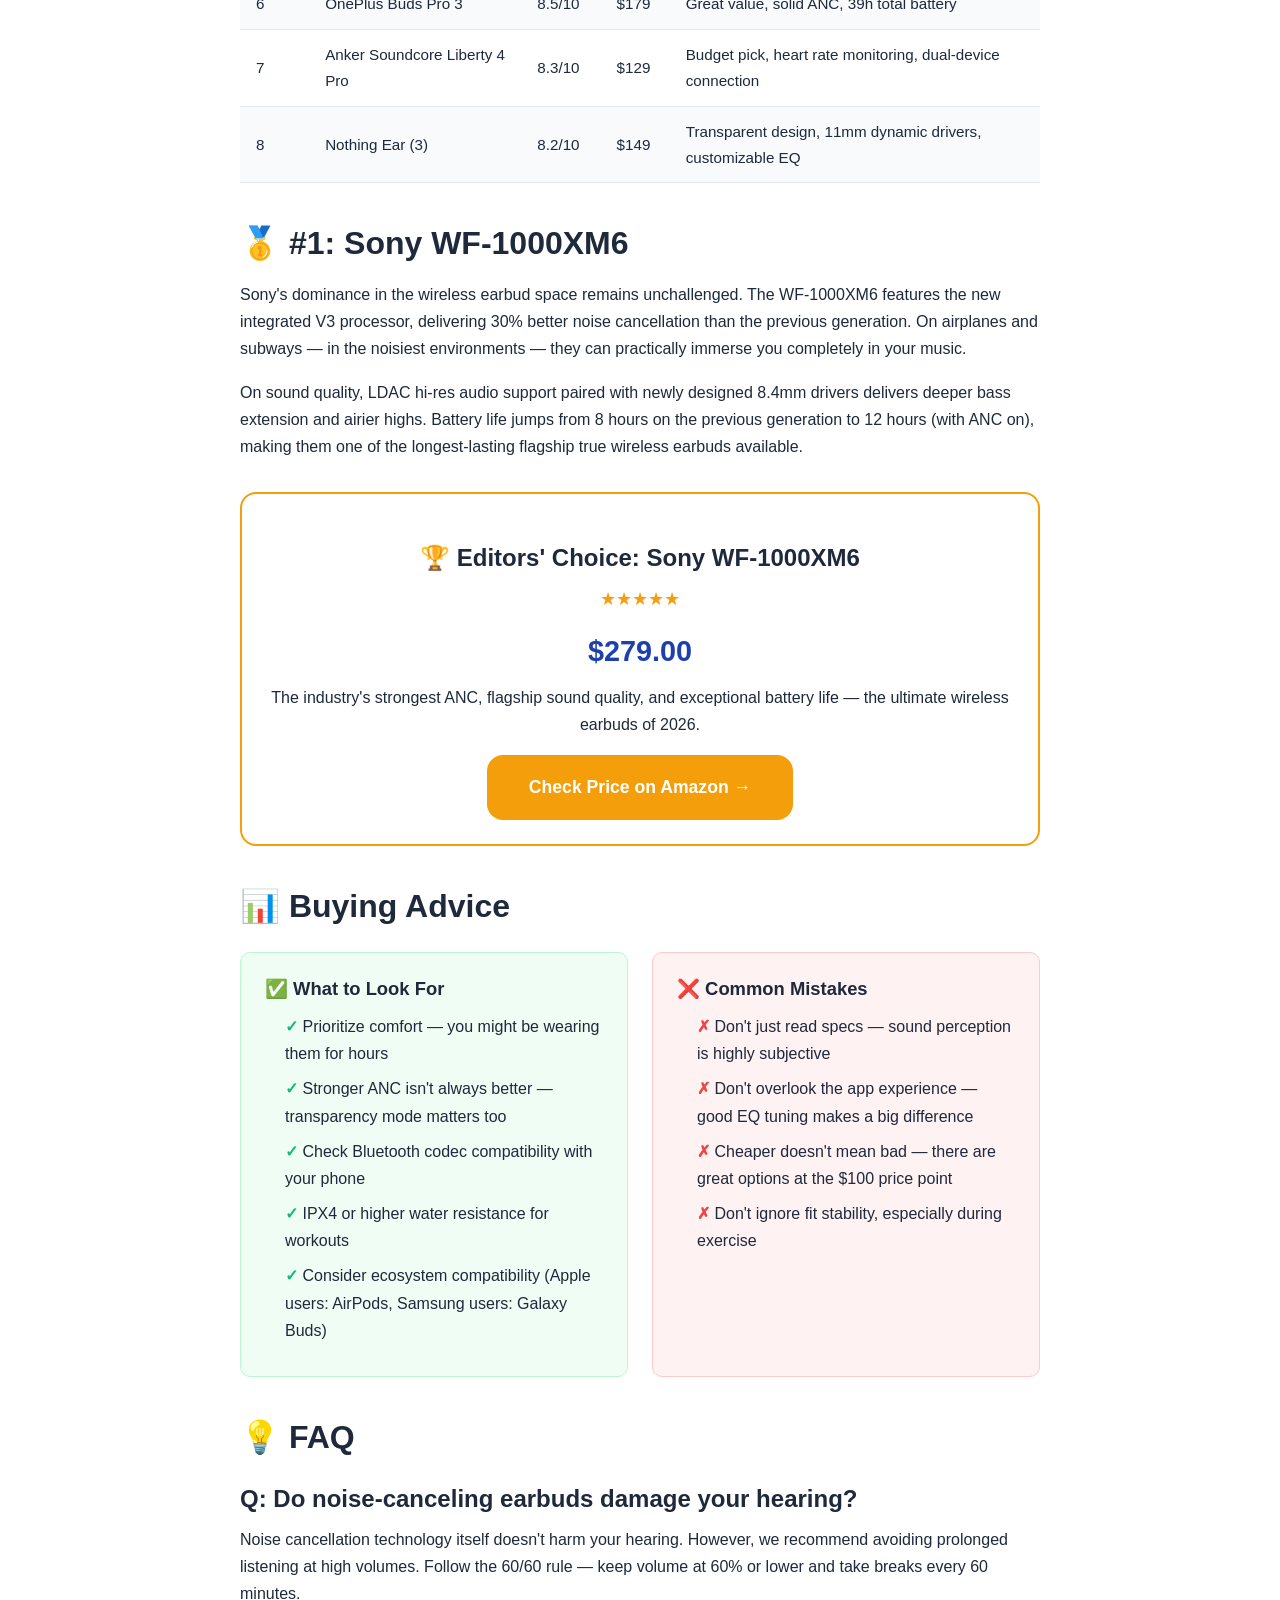
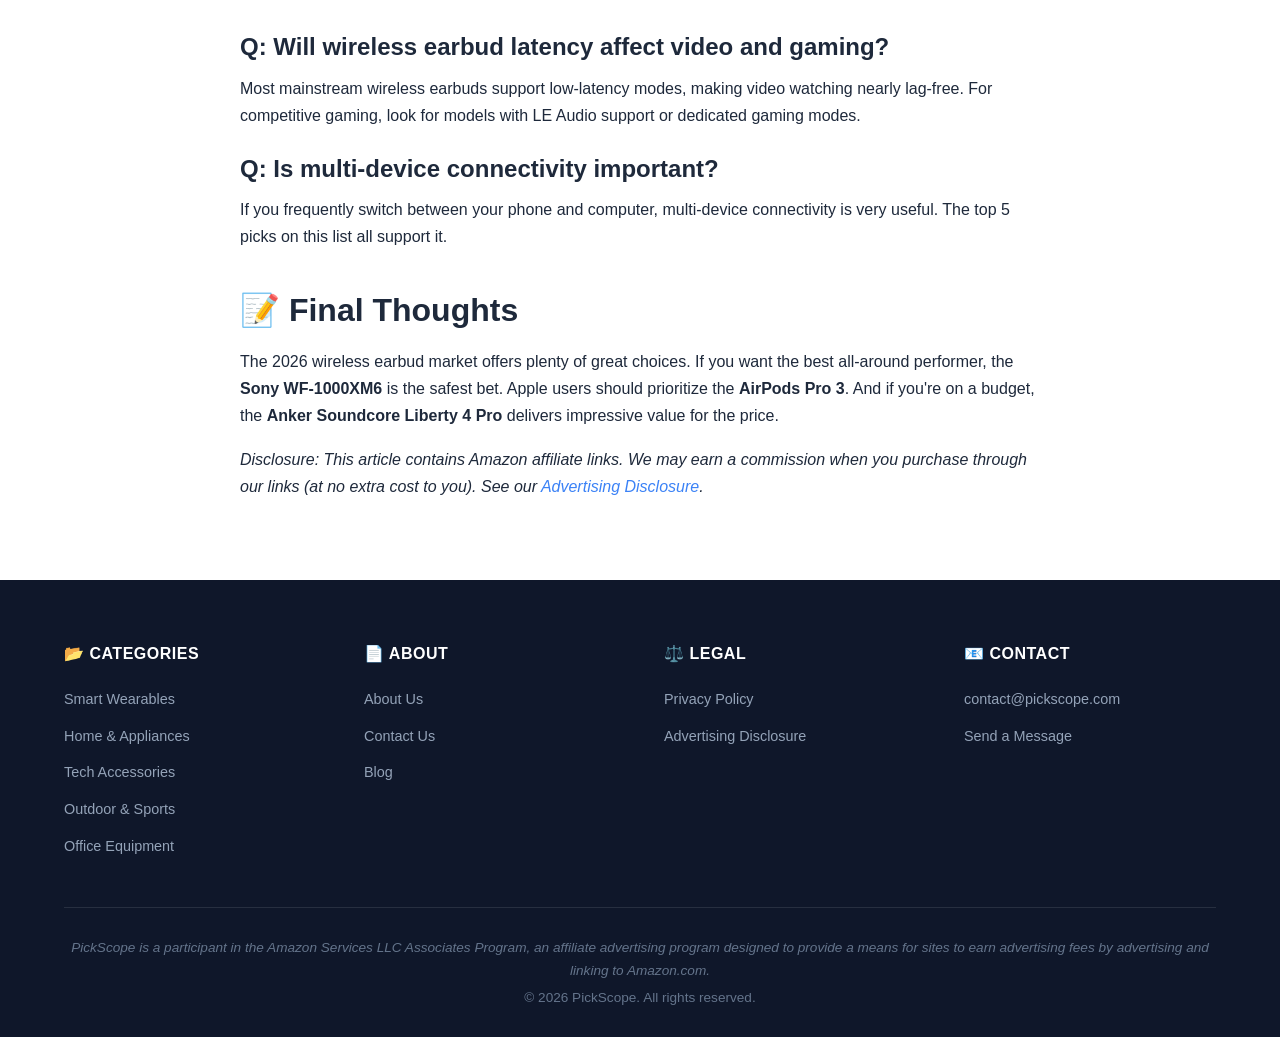
<file: blog/top-wireless-earbuds-2026.html>
<!DOCTYPE html>
<html lang="en">
<head>
  <meta charset="UTF-8">
  <meta name="viewport" content="width=device-width, initial-scale=1.0">
  <meta name="partnerboostverifycode" content="32dc01246faccb7f5b3cad5016dd5033" />
  <meta name="description" content="2026 Best Wireless Earbuds in-depth review — We tested 15 popular models across sound quality, noise cancellation, battery life, and more to bring you the top 8 worth buying.">
  <title>Top 8 Best Wireless Earbuds of 2026 — PickScope</title>
  <link rel="stylesheet" href="../css/style.css">
  <link rel="icon" type="image/svg+xml" href="data:image/svg+xml,<svg xmlns='http://www.w3.org/2000/svg' viewBox='0 0 32 32'><rect width='32' height='32' rx='6' fill='%231e40af'/><text x='16' y='22' text-anchor='middle' fill='white' font-size='18' font-weight='bold'>P</text></svg>">
</head>
<body>

  <nav class="navbar" role="navigation" aria-label="Main navigation">
    <div class="container">
      <a href="../index.html" class="logo" aria-label="PickScope Home">
        <span class="logo-icon">P</span>
        PickScope
      </a>
      <button class="menu-toggle" aria-label="Toggle navigation menu" aria-expanded="false">
        <span></span><span></span><span></span>
      </button>
      <div class="nav-links">
        <a href="../index.html">Home</a>
        <a href="../blog.html">Blog</a>
        <a href="../about.html">About Us</a>
        <a href="../contact.html">Contact</a>
      </div>
    </div>
  </nav>

  <section class="page-header" aria-labelledby="page-title">
    <div class="container">
      <div class="breadcrumb">
        <a href="../index.html">Home</a><span class="sep">›</span><a href="../blog.html">Reviews</a><span class="sep">›</span><span>Top 8 Best Wireless Earbuds of 2026</span>
      </div>
      <h1 id="page-title">Top 8 Best Wireless Earbuds of 2026 — Sound Quality & Noise Cancellation Compared</h1>
      <p>Published: July 20, 2026 · 10 min read · Author: PickScope Review Team</p>
    </div>
  </section>

  <section class="content-section bg-white">
    <div class="container">
      <div class="content-body">

        <div class="stars" aria-label="Rating: 4.7 out of 5">★★★★★</div>
        <p><strong>The Bottom Line:</strong> The wireless earbud market is more competitive than ever, with several impressive products hitting the market in 2026. Whether you're an audiophile chasing top-tier sound quality or a commuter needing powerful noise cancellation, this list has you covered.</p>

        <h2>🔍 How We Tested</h2>
        <p>We purchased 15 of the most popular wireless earbuds on the market and systematically evaluated them across five dimensions:</p>
        <ol>
          <li><strong>Sound Quality (30% weight):</strong> Tested across pop, classical, electronic, and vocal tracks — evaluating detail retrieval, soundstage, bass texture, and overall listening experience.</li>
          <li><strong>Active Noise Cancellation (25% weight):</strong> Tested in offices, subways, streets, and airplanes. We also evaluated the naturalness of transparency mode.</li>
          <li><strong>Comfort (20% weight):</strong> Worn for 3+ hours continuously — assessed ear pressure, weight, and stability.</li>
          <li><strong>Battery & Charging (15% weight):</strong> Measured single-charge battery life, total battery with the case, and fast-charging practicality.</li>
          <li><strong>Call Quality (10% weight):</strong> Tested calls in both quiet and noisy environments — evaluated microphone pickup and noise suppression.</li>
        </ol>

        <h2>🏆 Top 8 Best Wireless Earbuds of 2026</h2>

        <table class="comparison-table">
          <thead>
            <tr><th>Rank</th><th>Product Name</th><th>Rating</th><th>Price</th><th>Key Features</th></tr>
          </thead>
          <tbody>
            <tr><td>🥇 1</td><td>Sony WF-1000XM6</td><td>9.5/10</td><td>$279</td><td>Best-in-class ANC, LDAC hi-res audio, 12h battery</td></tr>
            <tr><td>🥈 2</td><td>Apple AirPods Pro 3</td><td>9.3/10</td><td>$249</td><td>Adaptive audio, spatial audio, seamless Apple ecosystem</td></tr>
            <tr><td>🥉 3</td><td>Bose QuietComfort Ultra</td><td>9.1/10</td><td>$299</td><td>Immersive spatial audio, exceptional comfort, top-tier ANC</td></tr>
            <tr><td>4</td><td>Samsung Galaxy Buds 3 Pro</td><td>8.9/10</td><td>$229</td><td>360 spatial audio, IPX7 waterproof, Samsung ecosystem</td></tr>
            <tr><td>5</td><td>Sennheiser Momentum TW 4</td><td>8.8/10</td><td>$299</td><td>Audiophile sound, aptX Lossless, German engineering</td></tr>
            <tr><td>6</td><td>OnePlus Buds Pro 3</td><td>8.5/10</td><td>$179</td><td>Great value, solid ANC, 39h total battery</td></tr>
            <tr><td>7</td><td>Anker Soundcore Liberty 4 Pro</td><td>8.3/10</td><td>$129</td><td>Budget pick, heart rate monitoring, dual-device connection</td></tr>
            <tr><td>8</td><td>Nothing Ear (3)</td><td>8.2/10</td><td>$149</td><td>Transparent design, 11mm dynamic drivers, customizable EQ</td></tr>
          </tbody>
        </table>

        <h2>🥇 #1: Sony WF-1000XM6</h2>
        <p>Sony's dominance in the wireless earbud space remains unchallenged. The WF-1000XM6 features the new integrated V3 processor, delivering 30% better noise cancellation than the previous generation. On airplanes and subways — in the noisiest environments — they can practically immerse you completely in your music.</p>
        <p>On sound quality, LDAC hi-res audio support paired with newly designed 8.4mm drivers delivers deeper bass extension and airier highs. Battery life jumps from 8 hours on the previous generation to 12 hours (with ANC on), making them one of the longest-lasting flagship true wireless earbuds available.</p>

        <div class="product-highlight">
          <h3>🏆 Editors' Choice: Sony WF-1000XM6</h3>
          <div class="stars" aria-label="Rating: 4.8 out of 5">★★★★★</div>
          <p class="price">$279.00</p>
          <p>The industry's strongest ANC, flagship sound quality, and exceptional battery life — the ultimate wireless earbuds of 2026.</p>
          <a href="https://www.amazon.com/dp/B0EXAMPLE?tag=pickscope-20" class="btn btn-accent btn-lg" target="_blank" rel="nofollow noopener">Check Price on Amazon →</a>
        </div>

        <h2>📊 Buying Advice</h2>

        <div class="pros-cons">
          <div class="pros">
            <h4>✅ What to Look For</h4>
            <ul>
              <li>Prioritize comfort — you might be wearing them for hours</li>
              <li>Stronger ANC isn't always better — transparency mode matters too</li>
              <li>Check Bluetooth codec compatibility with your phone</li>
              <li>IPX4 or higher water resistance for workouts</li>
              <li>Consider ecosystem compatibility (Apple users: AirPods, Samsung users: Galaxy Buds)</li>
            </ul>
          </div>
          <div class="cons">
            <h4>❌ Common Mistakes</h4>
            <ul>
              <li>Don't just read specs — sound perception is highly subjective</li>
              <li>Don't overlook the app experience — good EQ tuning makes a big difference</li>
              <li>Cheaper doesn't mean bad — there are great options at the $100 price point</li>
              <li>Don't ignore fit stability, especially during exercise</li>
            </ul>
          </div>
        </div>

        <h2>💡 FAQ</h2>
        <h3>Q: Do noise-canceling earbuds damage your hearing?</h3>
        <p>Noise cancellation technology itself doesn't harm your hearing. However, we recommend avoiding prolonged listening at high volumes. Follow the 60/60 rule — keep volume at 60% or lower and take breaks every 60 minutes.</p>
        <h3>Q: Will wireless earbud latency affect video and gaming?</h3>
        <p>Most mainstream wireless earbuds support low-latency modes, making video watching nearly lag-free. For competitive gaming, look for models with LE Audio support or dedicated gaming modes.</p>
        <h3>Q: Is multi-device connectivity important?</h3>
        <p>If you frequently switch between your phone and computer, multi-device connectivity is very useful. The top 5 picks on this list all support it.</p>

        <h2>📝 Final Thoughts</h2>
        <p>The 2026 wireless earbud market offers plenty of great choices. If you want the best all-around performer, the <strong>Sony WF-1000XM6</strong> is the safest bet. Apple users should prioritize the <strong>AirPods Pro 3</strong>. And if you're on a budget, the <strong>Anker Soundcore Liberty 4 Pro</strong> delivers impressive value for the price.</p>
        <p><em>Disclosure: This article contains Amazon affiliate links. We may earn a commission when you purchase through our links (at no extra cost to you). See our <a href="../disclosure.html">Advertising Disclosure</a>.</em></p>

      </div>
    </div>
  </section>

  <footer class="footer" role="contentinfo">
    <div class="container">
      <div class="footer-grid">
        <div class="footer-col"><h4>📂 Categories</h4><ul><li><a href="../blog.html">Smart Wearables</a></li><li><a href="../blog.html">Home & Appliances</a></li><li><a href="../blog.html">Tech Accessories</a></li><li><a href="../blog.html">Outdoor & Sports</a></li><li><a href="../blog.html">Office Equipment</a></li></ul></div>
        <div class="footer-col"><h4>📄 About</h4><ul><li><a href="../about.html">About Us</a></li><li><a href="../contact.html">Contact Us</a></li><li><a href="../blog.html">Blog</a></li></ul></div>
        <div class="footer-col"><h4>⚖️ Legal</h4><ul><li><a href="../privacy.html">Privacy Policy</a></li><li><a href="../disclosure.html">Advertising Disclosure</a></li></ul></div>
        <div class="footer-col"><h4>📧 Contact</h4><ul><li><a href="mailto:contact@pickscope.com">contact@pickscope.com</a></li><li><a href="../contact.html">Send a Message</a></li></ul></div>
      </div>
      <div class="footer-bottom">
        <p class="footer-disclosure">PickScope is a participant in the Amazon Services LLC Associates Program, an affiliate advertising program designed to provide a means for sites to earn advertising fees by advertising and linking to Amazon.com.</p>
        <p>&copy; <span id="current-year">2026</span> PickScope. All rights reserved.</p>
      </div>
    </div>
  </footer>

  <script src="../js/main.js"></script>
</body>
</html>
</file>
<file: css/style.css>
/* ============================================================
   PickScope - Global Stylesheet
   Design: Clean, modern, content-forward review site
   ============================================================ */

/* --- CSS Variables / Design Tokens --- */
:root {
  --color-primary: #1e40af;
  --color-primary-light: #3b82f6;
  --color-primary-dark: #1e3a8a;
  --color-accent: #f59e0b;
  --color-accent-dark: #d97706;
  --color-text: #1e293b;
  --color-text-light: #64748b;
  --color-bg: #f8fafc;
  --color-white: #ffffff;
  --color-border: #e2e8f0;
  --color-success: #10b981;
  --color-danger: #ef4444;

  --font-stack: -apple-system, BlinkMacSystemFont, "Segoe UI", Roboto, "Helvetica Neue", Arial, "Noto Sans SC", sans-serif;

  --shadow-sm: 0 1px 2px rgba(0, 0, 0, 0.05);
  --shadow-md: 0 4px 6px -1px rgba(0, 0, 0, 0.07), 0 2px 4px -2px rgba(0, 0, 0, 0.05);
  --shadow-lg: 0 10px 25px -5px rgba(0, 0, 0, 0.08), 0 4px 10px -6px rgba(0, 0, 0, 0.04);
  --shadow-xl: 0 20px 40px -10px rgba(0, 0, 0, 0.1);

  --radius-sm: 6px;
  --radius-md: 10px;
  --radius-lg: 16px;
  --radius-xl: 24px;

  --max-width: 1200px;
  --transition: 0.25s cubic-bezier(0.4, 0, 0.2, 1);
}

/* --- Reset & Base --- */
*, *::before, *::after {
  box-sizing: border-box;
  margin: 0;
  padding: 0;
}

html {
  scroll-behavior: smooth;
  -webkit-text-size-adjust: 100%;
}

body {
  font-family: var(--font-stack);
  font-size: 16px;
  line-height: 1.7;
  color: var(--color-text);
  background: var(--color-bg);
  -webkit-font-smoothing: antialiased;
  -moz-osx-font-smoothing: grayscale;
}

img {
  max-width: 100%;
  height: auto;
  display: block;
}

a {
  color: var(--color-primary-light);
  text-decoration: none;
  transition: color var(--transition);
}

a:hover {
  color: var(--color-primary);
}

ul, ol {
  list-style: none;
}

h1, h2, h3, h4, h5, h6 {
  line-height: 1.3;
  color: var(--color-text);
  font-weight: 700;
}

h1 { font-size: clamp(2rem, 5vw, 3rem); }
h2 { font-size: clamp(1.5rem, 3.5vw, 2rem); }
h3 { font-size: clamp(1.2rem, 2.5vw, 1.5rem); }
h4 { font-size: 1.15rem; }

p { margin-bottom: 1rem; }

/* --- Container --- */
.container {
  width: 100%;
  max-width: var(--max-width);
  margin: 0 auto;
  padding: 0 1.5rem;
}

/* --- Buttons --- */
.btn {
  display: inline-flex;
  align-items: center;
  justify-content: center;
  gap: 0.5rem;
  padding: 0.75rem 1.75rem;
  font-size: 1rem;
  font-weight: 600;
  font-family: var(--font-stack);
  border: 2px solid transparent;
  border-radius: var(--radius-md);
  cursor: pointer;
  transition: all var(--transition);
  text-align: center;
  white-space: nowrap;
}

.btn-primary {
  background: var(--color-primary);
  color: var(--color-white);
}

.btn-primary:hover {
  background: var(--color-primary-dark);
  color: var(--color-white);
  transform: translateY(-1px);
  box-shadow: var(--shadow-lg);
}

.btn-accent {
  background: var(--color-accent);
  color: var(--color-white);
}

.btn-accent:hover {
  background: var(--color-accent-dark);
  color: var(--color-white);
  transform: translateY(-1px);
  box-shadow: var(--shadow-lg);
}

.btn-outline {
  background: transparent;
  border-color: var(--color-primary);
  color: var(--color-primary);
}

.btn-outline:hover {
  background: var(--color-primary);
  color: var(--color-white);
}

.btn-lg {
  padding: 1rem 2.5rem;
  font-size: 1.1rem;
  border-radius: var(--radius-lg);
}

/* --- Navigation --- */
.navbar {
  position: sticky;
  top: 0;
  z-index: 1000;
  background: rgba(255, 255, 255, 0.95);
  backdrop-filter: blur(12px);
  border-bottom: 1px solid var(--color-border);
  transition: box-shadow var(--transition);
}

.navbar.scrolled {
  box-shadow: var(--shadow-md);
}

.navbar .container {
  display: flex;
  align-items: center;
  justify-content: space-between;
  height: 68px;
}

.logo {
  display: flex;
  align-items: center;
  gap: 0.5rem;
  font-size: 1.5rem;
  font-weight: 800;
  color: var(--color-primary);
  letter-spacing: -0.5px;
}

.logo:hover {
  color: var(--color-primary-dark);
}

.logo-icon {
  width: 36px;
  height: 36px;
  background: var(--color-primary);
  border-radius: var(--radius-sm);
  display: flex;
  align-items: center;
  justify-content: center;
  color: var(--color-white);
  font-size: 1.2rem;
}

.nav-links {
  display: flex;
  align-items: center;
  gap: 0.25rem;
}

.nav-links a {
  padding: 0.5rem 1rem;
  border-radius: var(--radius-sm);
  color: var(--color-text);
  font-weight: 500;
  font-size: 0.95rem;
  transition: all var(--transition);
}

.nav-links a:hover,
.nav-links a.active {
  background: var(--color-bg);
  color: var(--color-primary);
}

/* Mobile menu toggle */
.menu-toggle {
  display: none;
  flex-direction: column;
  gap: 5px;
  cursor: pointer;
  padding: 0.5rem;
  background: none;
  border: none;
}

.menu-toggle span {
  display: block;
  width: 24px;
  height: 2.5px;
  background: var(--color-text);
  border-radius: 2px;
  transition: all var(--transition);
}

.menu-toggle.active span:nth-child(1) {
  transform: rotate(45deg) translate(5px, 5px);
}

.menu-toggle.active span:nth-child(2) {
  opacity: 0;
}

.menu-toggle.active span:nth-child(3) {
  transform: rotate(-45deg) translate(5px, -5px);
}

/* --- Hero Section --- */
.hero {
  padding: 4rem 0;
  text-align: center;
  background: linear-gradient(135deg, #eff6ff 0%, #f0f9ff 50%, #ecfdf5 100%);
}

.hero-content {
  max-width: 720px;
  margin: 0 auto;
}

.hero h1 {
  margin-bottom: 1rem;
  background: linear-gradient(135deg, var(--color-primary) 0%, var(--color-primary-light) 100%);
  -webkit-background-clip: text;
  -webkit-text-fill-color: transparent;
  background-clip: text;
}

.hero p {
  font-size: 1.2rem;
  color: var(--color-text-light);
  margin-bottom: 2rem;
  line-height: 1.8;
}

.hero-buttons {
  display: flex;
  gap: 1rem;
  justify-content: center;
  flex-wrap: wrap;
}

/* --- Section Common --- */
.section {
  padding: 5rem 0;
}

.section-header {
  text-align: center;
  margin-bottom: 3rem;
}

.section-header h2 {
  margin-bottom: 0.75rem;
}

.section-header p {
  color: var(--color-text-light);
  font-size: 1.1rem;
  max-width: 600px;
  margin: 0 auto;
}

.bg-white {
  background: var(--color-white);
}

.bg-light {
  background: var(--color-bg);
}

/* --- Category Cards --- */
.category-grid {
  display: grid;
  grid-template-columns: repeat(auto-fit, minmax(200px, 1fr));
  gap: 1.5rem;
}

.category-card {
  display: flex;
  flex-direction: column;
  align-items: center;
  gap: 0.75rem;
  padding: 2rem 1.5rem;
  background: var(--color-white);
  border: 1px solid var(--color-border);
  border-radius: var(--radius-lg);
  text-align: center;
  transition: all var(--transition);
  cursor: pointer;
}

.category-card:hover {
  transform: translateY(-4px);
  box-shadow: var(--shadow-lg);
  border-color: var(--color-primary-light);
}

.category-icon {
  width: 60px;
  height: 60px;
  font-size: 1.8rem;
  display: flex;
  align-items: center;
  justify-content: center;
  background: var(--color-bg);
  border-radius: 50%;
  transition: background var(--transition);
}

.category-card:hover .category-icon {
  background: #eff6ff;
}

.category-card h3 {
  font-size: 1rem;
  margin: 0;
}

.category-card span {
  font-size: 0.85rem;
  color: var(--color-text-light);
}

/* --- Process Steps --- */
.process-steps {
  display: grid;
  grid-template-columns: repeat(auto-fit, minmax(180px, 1fr));
  gap: 2rem;
}

.step-card {
  text-align: center;
  padding: 2rem 1rem;
  position: relative;
}

.step-number {
  width: 56px;
  height: 56px;
  margin: 0 auto 1rem;
  display: flex;
  align-items: center;
  justify-content: center;
  background: var(--color-primary);
  color: var(--color-white);
  font-size: 1.4rem;
  font-weight: 800;
  border-radius: 50%;
  position: relative;
  z-index: 1;
}

.step-card h3 {
  margin-bottom: 0.5rem;
  font-size: 1.05rem;
}

.step-card p {
  color: var(--color-text-light);
  font-size: 0.9rem;
  margin: 0;
}

/* Connector line between steps */
.step-card:not(:last-child)::after {
  content: '';
  position: absolute;
  top: 28px;
  right: -1rem;
  width: 2rem;
  height: 2px;
  background: var(--color-border);
}

/* --- Trust Section --- */
.trust-grid {
  display: grid;
  grid-template-columns: repeat(auto-fit, minmax(280px, 1fr));
  gap: 2rem;
}

.trust-card {
  text-align: center;
  padding: 2.5rem 2rem;
  background: var(--color-white);
  border-radius: var(--radius-lg);
  border: 1px solid var(--color-border);
  transition: all var(--transition);
}

.trust-card:hover {
  box-shadow: var(--shadow-md);
}

.trust-icon {
  font-size: 2.5rem;
  margin-bottom: 1rem;
}

.trust-card h3 {
  margin-bottom: 0.75rem;
}

.trust-card p {
  color: var(--color-text-light);
  margin: 0;
}

/* --- Featured Product Card --- */
.featured-card {
  display: grid;
  grid-template-columns: 1fr 1.5fr;
  gap: 2rem;
  background: var(--color-white);
  border: 1px solid var(--color-border);
  border-radius: var(--radius-xl);
  overflow: hidden;
  transition: all var(--transition);
  cursor: pointer;
}

.featured-card:hover {
  transform: translateY(-4px);
  box-shadow: var(--shadow-xl);
}

.featured-image {
  min-height: 280px;
  background: linear-gradient(135deg, #f1f5f9 0%, #e2e8f0 100%);
  display: flex;
  align-items: center;
  justify-content: center;
  font-size: 5rem;
}

.featured-info {
  padding: 2.5rem 2.5rem 2.5rem 0;
}

.featured-badge {
  display: inline-block;
  padding: 0.3rem 0.75rem;
  background: var(--color-accent);
  color: var(--color-white);
  font-size: 0.8rem;
  font-weight: 700;
  border-radius: 100px;
  margin-bottom: 0.75rem;
  text-transform: uppercase;
  letter-spacing: 0.5px;
}

.featured-info h3 {
  margin-bottom: 0.5rem;
}

.featured-info p {
  color: var(--color-text-light);
  margin-bottom: 1.25rem;
}

/* Star rating */
.stars {
  display: flex;
  gap: 2px;
  color: var(--color-accent);
  font-size: 1.1rem;
  margin-bottom: 0.75rem;
}

/* --- Blog Preview Cards --- */
.blog-grid {
  display: grid;
  grid-template-columns: repeat(auto-fit, minmax(320px, 1fr));
  gap: 2rem;
}

.blog-card {
  background: var(--color-white);
  border: 1px solid var(--color-border);
  border-radius: var(--radius-lg);
  overflow: hidden;
  transition: all var(--transition);
}

.blog-card:hover {
  transform: translateY(-4px);
  box-shadow: var(--shadow-lg);
}

.blog-card-image {
  height: 200px;
  display: flex;
  align-items: center;
  justify-content: center;
  font-size: 4rem;
  background: linear-gradient(135deg, #eff6ff 0%, #f0f9ff 50%, #ecfdf5 100%);
}

.blog-card-body {
  padding: 1.5rem;
}

.blog-card-meta {
  display: flex;
  gap: 1rem;
  font-size: 0.85rem;
  color: var(--color-text-light);
  margin-bottom: 0.5rem;
}

.blog-card-body h3 {
  font-size: 1.15rem;
  margin-bottom: 0.5rem;
}

.blog-card-body p {
  color: var(--color-text-light);
  font-size: 0.95rem;
  margin-bottom: 1rem;
}

.blog-card-footer {
  display: flex;
  align-items: center;
  justify-content: space-between;
}

.blog-tag {
  display: inline-block;
  padding: 0.2rem 0.65rem;
  font-size: 0.8rem;
  font-weight: 600;
  background: #eff6ff;
  color: var(--color-primary);
  border-radius: 100px;
}

.read-more {
  font-weight: 600;
  font-size: 0.9rem;
}

/* --- CTA Section --- */
.cta-section {
  background: linear-gradient(135deg, var(--color-primary) 0%, var(--color-primary-dark) 100%);
  color: var(--color-white);
  text-align: center;
  padding: 4rem 0;
}

.cta-section h2 {
  color: var(--color-white);
  margin-bottom: 0.75rem;
}

.cta-section p {
  color: rgba(255, 255, 255, 0.85);
  font-size: 1.1rem;
  margin-bottom: 2rem;
}

/* --- Footer --- */
.footer {
  background: #0f172a;
  color: #cbd5e1;
  padding: 4rem 0 0;
}

.footer-grid {
  display: grid;
  grid-template-columns: repeat(auto-fit, minmax(200px, 1fr));
  gap: 3rem;
  margin-bottom: 3rem;
}

.footer-col h4 {
  color: var(--color-white);
  margin-bottom: 1.25rem;
  font-size: 1rem;
  text-transform: uppercase;
  letter-spacing: 0.5px;
}

.footer-col ul {
  display: flex;
  flex-direction: column;
  gap: 0.6rem;
}

.footer-col a {
  color: #94a3b8;
  font-size: 0.9rem;
  transition: color var(--transition);
}

.footer-col a:hover {
  color: var(--color-white);
}

.footer-bottom {
  border-top: 1px solid rgba(255, 255, 255, 0.1);
  padding: 1.5rem 0;
  text-align: center;
  font-size: 0.85rem;
  color: #64748b;
}

.footer-bottom p {
  margin: 0.25rem 0;
}

.footer-disclosure {
  font-style: italic;
  color: #64748b;
}

/* --- Page Header (inner pages) --- */
.page-header {
  background: linear-gradient(135deg, #eff6ff 0%, #f0f9ff 50%, #ecfdf5 100%);
  padding: 4rem 0 3rem;
  text-align: center;
}

.page-header h1 {
  margin-bottom: 0.5rem;
}

.page-header p {
  color: var(--color-text-light);
  font-size: 1.1rem;
}

/* --- Content Page Layout --- */
.content-section {
  padding: 4rem 0;
}

.content-body {
  max-width: 800px;
  margin: 0 auto;
}

.content-body h2 {
  margin: 2.5rem 0 1rem;
}

.content-body h3 {
  margin: 1.5rem 0 0.75rem;
}

.content-body ul,
.content-body ol {
  margin: 0 0 1.5rem 1.5rem;
  list-style: disc;
}

.content-body ol {
  list-style: decimal;
}

.content-body li {
  margin-bottom: 0.5rem;
  color: var(--color-text);
}

.showcase-banner {
  display: flex;
  align-items: center;
  justify-content: space-between;
  gap: 1rem;
  padding: 1.5rem 1.5rem;
  margin: 2rem 0;
  background: linear-gradient(135deg, #0f172a 0%, #1e3a8a 100%);
  border-radius: var(--radius-xl);
  box-shadow: var(--shadow-lg);
}

.showcase-copy {
  flex: 1;
}

.badge {
  display: inline-block;
  padding: 0.35rem 0.8rem;
  border-radius: 999px;
  background: rgba(255, 255, 255, 0.12);
  color: #dbeafe;
  font-size: 0.75rem;
  font-weight: 700;
  letter-spacing: 0.08em;
  text-transform: uppercase;
  margin-bottom: 0.6rem;
}

.showcase-copy h2 {
  color: var(--color-white);
  font-size: clamp(1.4rem, 2vw, 2rem);
  margin: 0;
}

.showcase-actions {
  display: flex;
  align-items: center;
  justify-content: center;
}

.article-gallery {
  display: grid;
  grid-template-columns: repeat(2, minmax(0, 1fr));
  gap: 1rem;
  margin: 1.75rem 0;
}

.article-gallery img {
  width: 100%;
  height: 300px;
  object-fit: cover;
  border-radius: var(--radius-lg);
  border: 1px solid var(--color-border);
  box-shadow: var(--shadow-sm);
}

/* --- Contact Form --- */
.contact-grid {
  display: grid;
  grid-template-columns: 1fr 1fr;
  gap: 3rem;
  max-width: 1000px;
  margin: 0 auto;
}

.contact-info h2 {
  margin-bottom: 1rem;
}

.contact-info p {
  color: var(--color-text-light);
  margin-bottom: 2rem;
}

.contact-item {
  display: flex;
  align-items: flex-start;
  gap: 1rem;
  margin-bottom: 1.5rem;
}

.contact-item-icon {
  width: 44px;
  height: 44px;
  flex-shrink: 0;
  display: flex;
  align-items: center;
  justify-content: center;
  background: #eff6ff;
  border-radius: 50%;
  font-size: 1.2rem;
}

.contact-item h4 {
  margin-bottom: 0.2rem;
  font-size: 0.95rem;
}

.contact-item span {
  color: var(--color-text-light);
  font-size: 0.9rem;
}

.form-group {
  margin-bottom: 1.25rem;
}

.form-group label {
  display: block;
  margin-bottom: 0.4rem;
  font-weight: 600;
  font-size: 0.95rem;
}

.form-group input,
.form-group textarea,
.form-group select {
  width: 100%;
  padding: 0.75rem 1rem;
  font-size: 1rem;
  font-family: var(--font-stack);
  border: 1px solid var(--color-border);
  border-radius: var(--radius-sm);
  background: var(--color-white);
  transition: border-color var(--transition);
}

.form-group input:focus,
.form-group textarea:focus,
.form-group select:focus {
  outline: none;
  border-color: var(--color-primary-light);
  box-shadow: 0 0 0 3px rgba(59, 130, 246, 0.1);
}

.form-group textarea {
  resize: vertical;
  min-height: 140px;
}

.form-error {
  color: var(--color-danger);
  font-size: 0.85rem;
  margin-top: 0.25rem;
  display: none;
}

.form-success {
  display: none;
  padding: 1rem;
  background: #ecfdf5;
  border: 1px solid #a7f3d0;
  border-radius: var(--radius-sm);
  color: #065f46;
  margin-bottom: 1.5rem;
}

/* --- Stats Row --- */
.stats-row {
  display: grid;
  grid-template-columns: repeat(auto-fit, minmax(150px, 1fr));
  gap: 2rem;
  text-align: center;
}

.stat-item h3 {
  font-size: 2.5rem;
  color: var(--color-primary);
  margin-bottom: 0.25rem;
}

.stat-item p {
  color: var(--color-text-light);
  margin: 0;
}

/* --- Comparison Table --- */
.comparison-table {
  width: 100%;
  border-collapse: collapse;
  margin: 1.5rem 0;
  font-size: 0.95rem;
}

.comparison-table th {
  background: var(--color-primary);
  color: var(--color-white);
  padding: 0.75rem 1rem;
  text-align: left;
  font-weight: 600;
}

.comparison-table td {
  padding: 0.75rem 1rem;
  border-bottom: 1px solid var(--color-border);
}

.comparison-table tr:nth-child(even) td {
  background: var(--color-bg);
}

.comparison-table tr:hover td {
  background: #eff6ff;
}

/* --- Pros/Cons --- */
.pros-cons {
  display: grid;
  grid-template-columns: 1fr 1fr;
  gap: 1.5rem;
  margin: 1.5rem 0;
}

.pros, .cons {
  padding: 1.5rem;
  border-radius: var(--radius-md);
}

.pros {
  background: #f0fdf4;
  border: 1px solid #bbf7d0;
}

.cons {
  background: #fef2f2;
  border: 1px solid #fecaca;
}

.pros h4, .cons h4 {
  margin-bottom: 0.75rem;
}

.pros ul, .cons ul {
  margin: 0 0 0 1.25rem;
  list-style: none;
}

.pros li::before {
  content: '✓ ';
  color: var(--color-success);
  font-weight: 700;
}

.cons li::before {
  content: '✗ ';
  color: var(--color-danger);
  font-weight: 700;
}

/* --- Product Card (blog posts) --- */
.product-highlight {
  background: var(--color-white);
  border: 2px solid var(--color-accent);
  border-radius: var(--radius-lg);
  padding: 1.5rem;
  margin: 2rem 0;
  text-align: center;
}

.product-highlight .stars {
  justify-content: center;
}

.product-highlight .price {
  font-size: 1.8rem;
  font-weight: 800;
  color: var(--color-primary);
  margin: 0.5rem 0;
}

/* --- Animations --- */
.fade-in {
  opacity: 0;
  transform: translateY(20px);
  transition: opacity 0.6s ease, transform 0.6s ease;
}

.fade-in.visible {
  opacity: 1;
  transform: translateY(0);
}

/* --- Breadcrumb --- */
.breadcrumb {
  display: flex;
  gap: 0.5rem;
  align-items: center;
  font-size: 0.9rem;
  color: var(--color-text-light);
  margin-bottom: 1.5rem;
  flex-wrap: wrap;
}

.breadcrumb a {
  color: var(--color-primary-light);
}

.breadcrumb .sep {
  color: var(--color-border);
}

/* --- Blog Sidebar (optional, for blog listing) --- */
.blog-layout {
  display: grid;
  grid-template-columns: 1fr;
  gap: 2rem;
  max-width: 900px;
  margin: 0 auto;
}

/* --- Responsive --- */
@media (max-width: 1024px) {
  .featured-card {
    grid-template-columns: 1fr;
  }

  .featured-image {
    min-height: 200px;
  }

  .featured-info {
    padding: 0 1.5rem 2rem;
  }

  .contact-grid {
    grid-template-columns: 1fr;
    gap: 2rem;
  }

  .process-steps {
    grid-template-columns: repeat(auto-fit, minmax(150px, 1fr));
  }

  .step-card:not(:last-child)::after {
    display: none;
  }
}

@media (max-width: 768px) {
  .showcase-banner {
    flex-direction: column;
    align-items: flex-start;
  }

  .showcase-actions {
    width: 100%;
    justify-content: flex-start;
  }

  .menu-toggle {
    display: flex;
  }

  .nav-links {
    position: fixed;
    top: 68px;
    left: 0;
    right: 0;
    background: var(--color-white);
    flex-direction: column;
    padding: 1rem;
    border-bottom: 1px solid var(--color-border);
    transform: translateY(-100%);
    opacity: 0;
    pointer-events: none;
    transition: all var(--transition);
  }

  .nav-links.open {
    transform: translateY(0);
    opacity: 1;
    pointer-events: all;
  }

  .nav-links a {
    width: 100%;
    padding: 0.75rem 1rem;
  }

  .hero {
    padding: 3rem 0;
  }

  .hero h1 {
    font-size: 1.8rem;
  }

  .hero p {
    font-size: 1rem;
  }

  .section {
    padding: 3rem 0;
  }

  .category-grid {
    grid-template-columns: repeat(2, 1fr);
    gap: 1rem;
  }

  .blog-grid {
    grid-template-columns: 1fr;
  }

  .article-gallery {
    grid-template-columns: 1fr;
  }

  .pros-cons {
    grid-template-columns: 1fr;
  }

  .footer-grid {
    grid-template-columns: repeat(2, 1fr);
    gap: 2rem;
  }

  .stats-row {
    grid-template-columns: repeat(2, 1fr);
  }
}

@media (max-width: 480px) {
  .category-grid {
    grid-template-columns: 1fr 1fr;
    gap: 0.75rem;
  }

  .category-card {
    padding: 1.25rem 0.75rem;
  }

  .category-icon {
    width: 48px;
    height: 48px;
    font-size: 1.4rem;
  }

  .hero-buttons {
    flex-direction: column;
    align-items: center;
  }

  .btn-lg {
    width: 100%;
    max-width: 300px;
  }

  .footer-grid {
    grid-template-columns: 1fr;
  }

  .process-steps {
    grid-template-columns: 1fr;
  }
}
</file>
